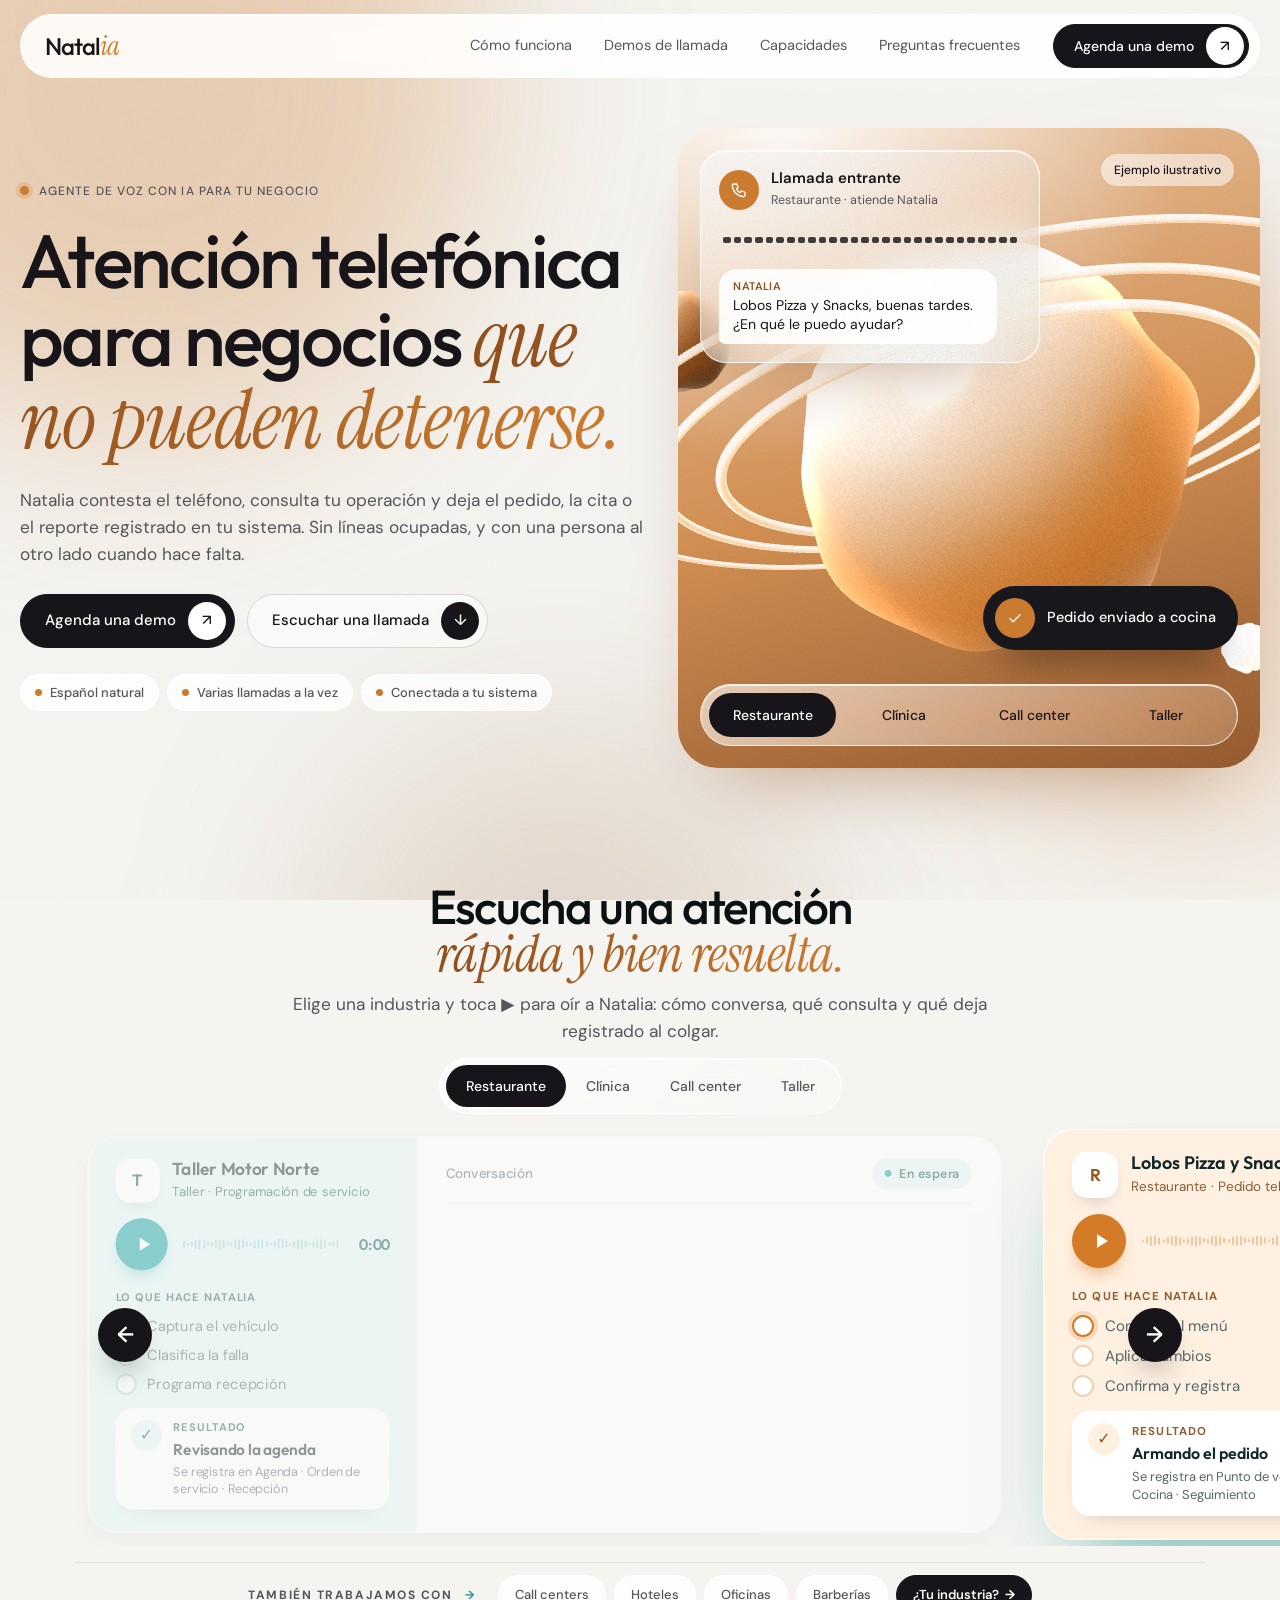
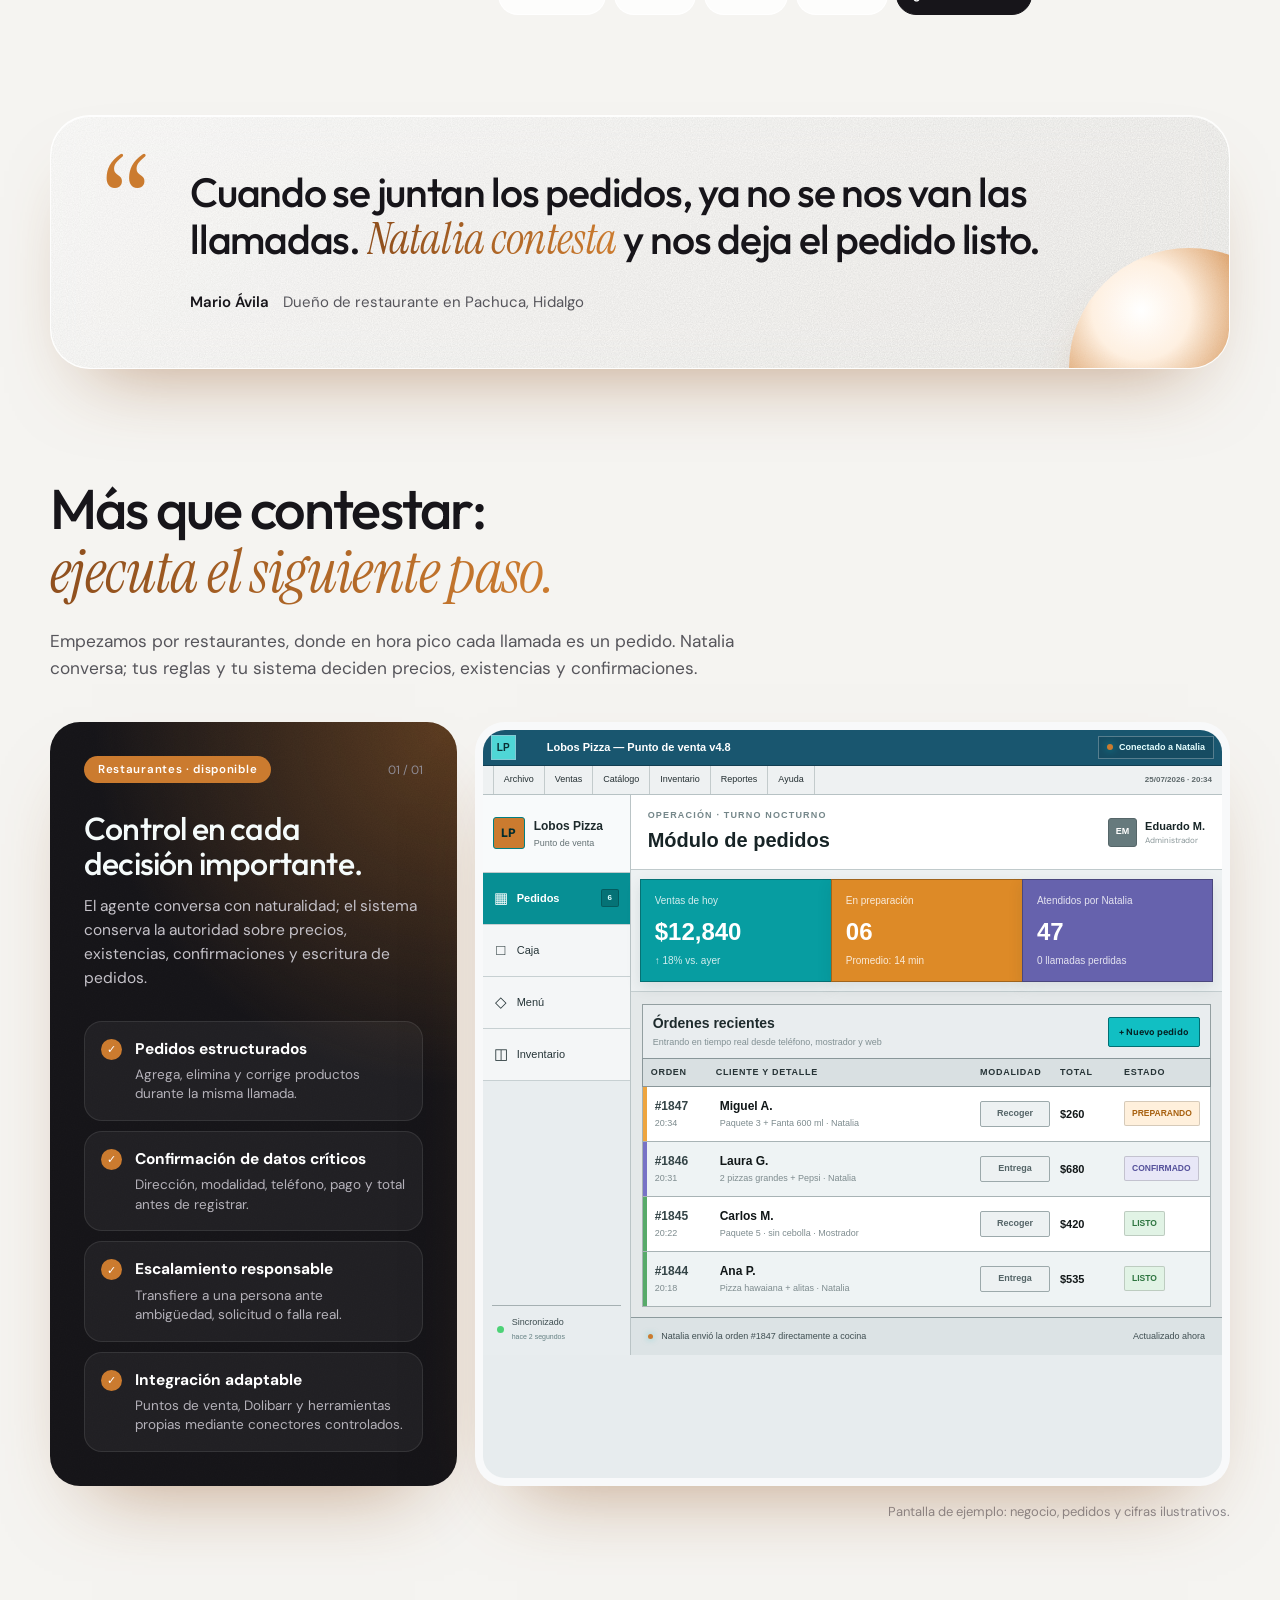
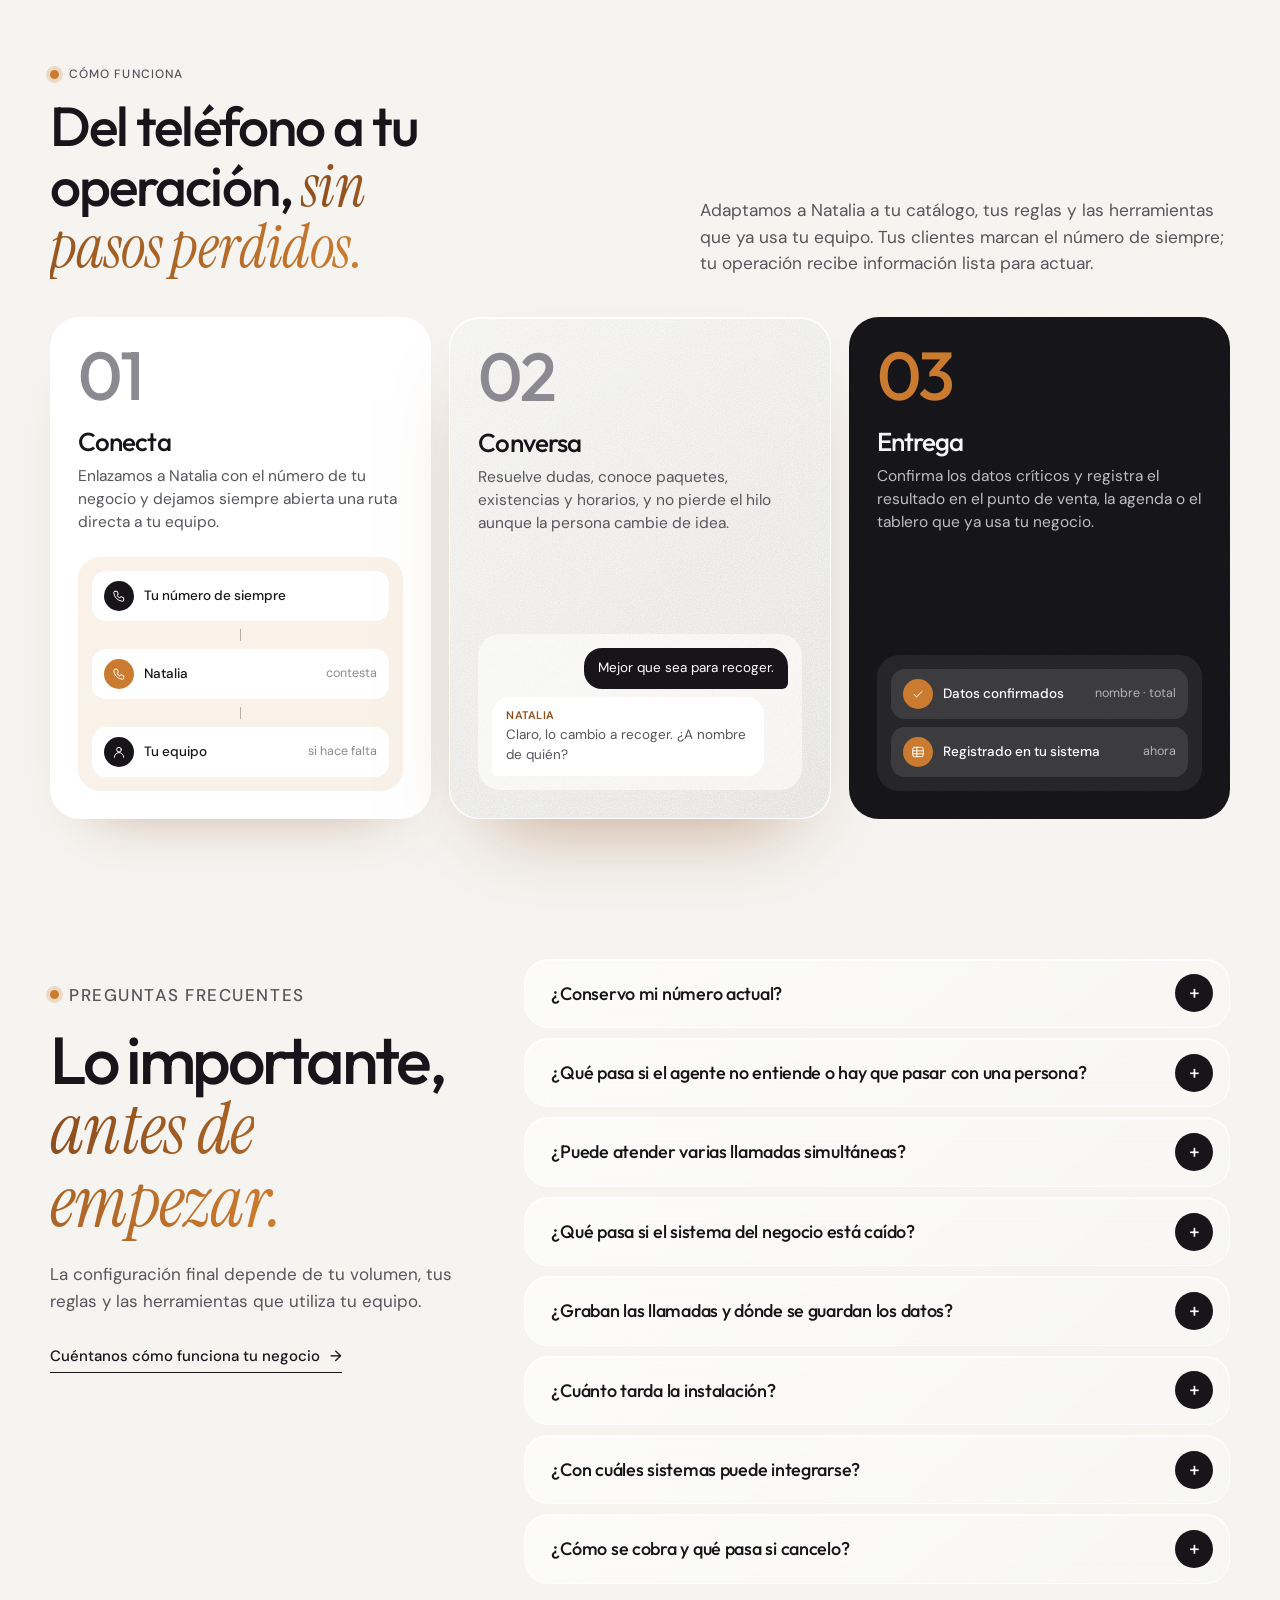
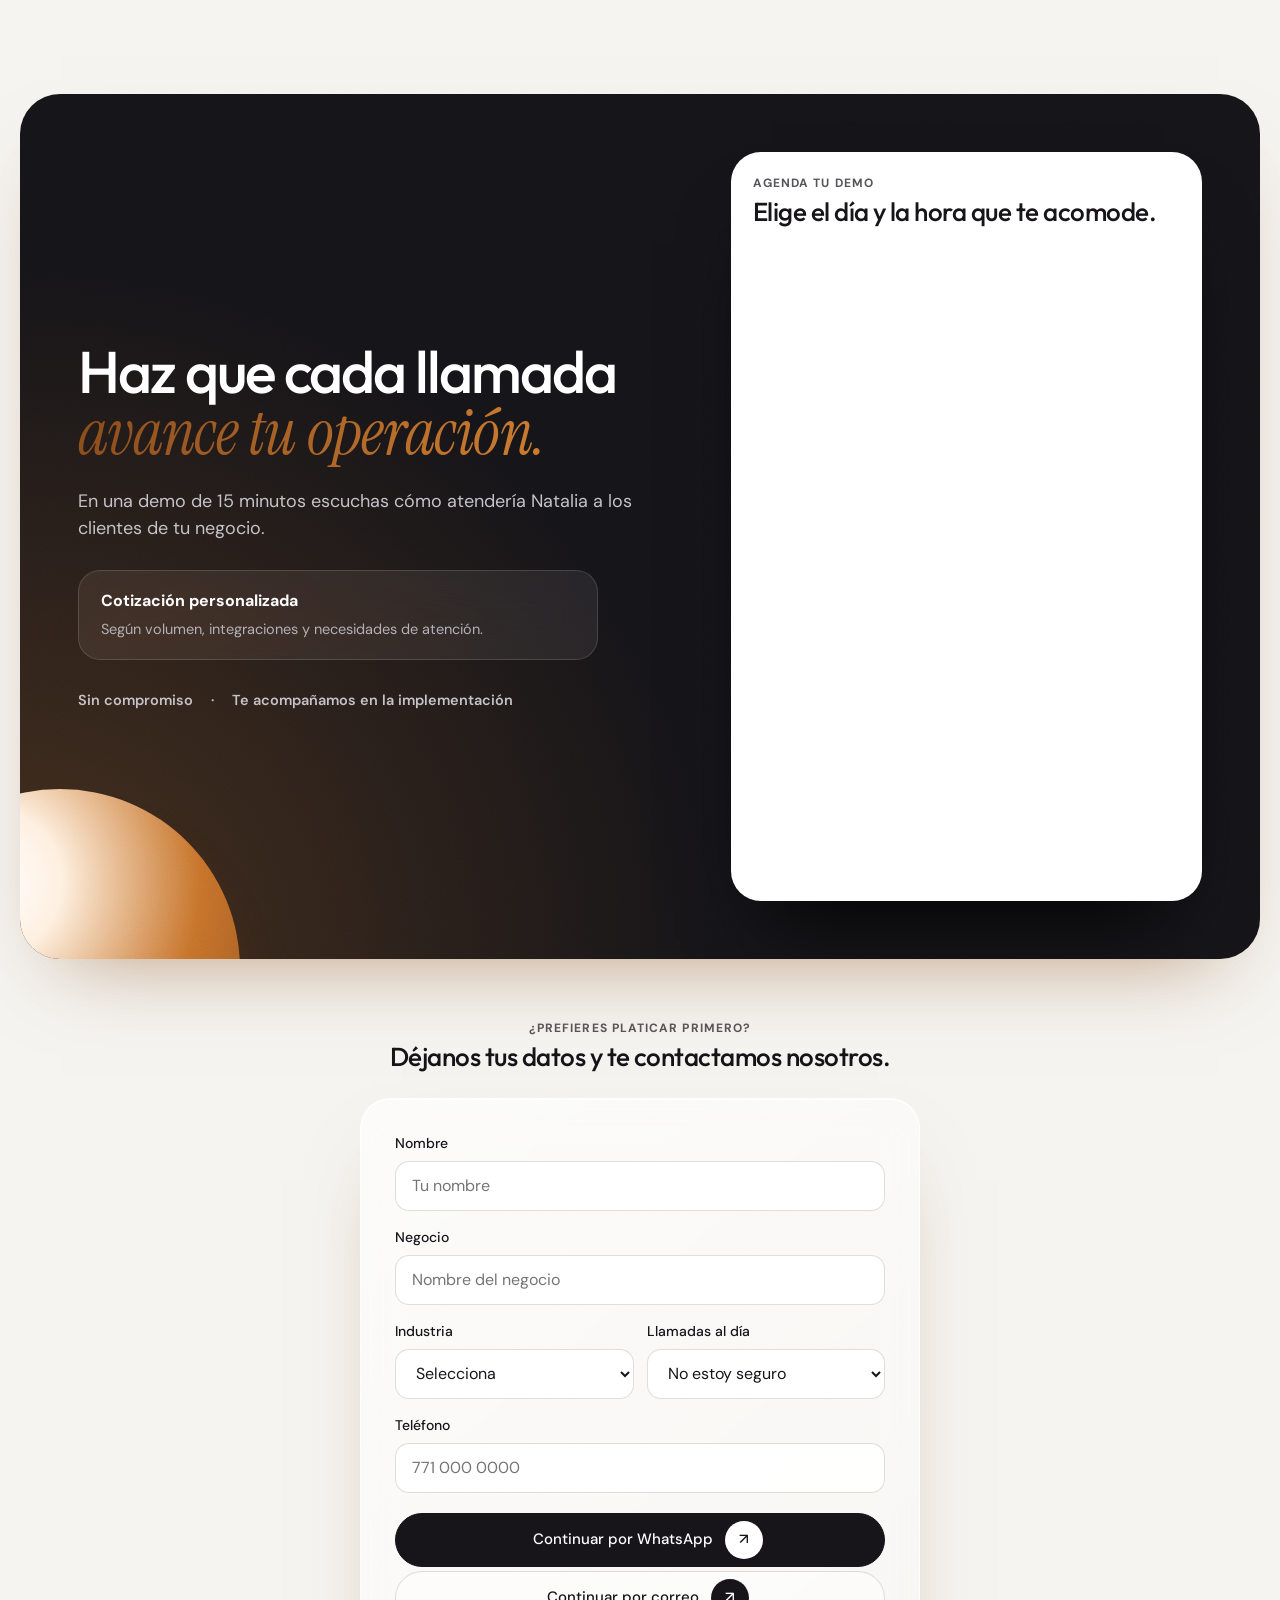
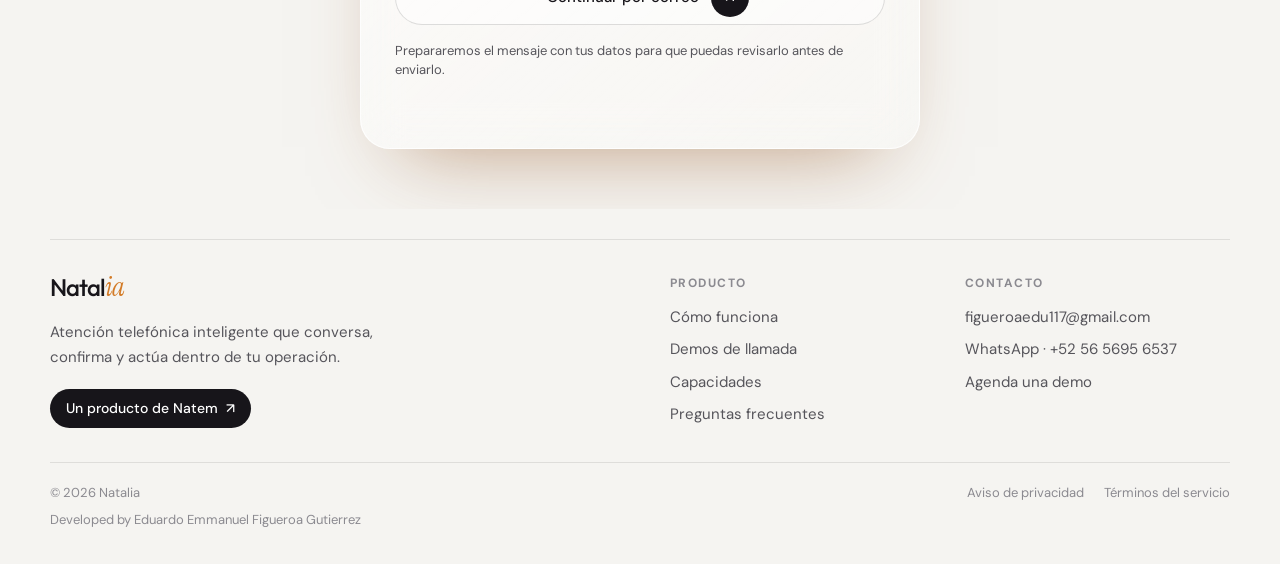
<file: index.html>
<!DOCTYPE html>
<html lang="es-MX">
<head>
  <meta charset="UTF-8">
  <meta name="viewport" content="width=device-width, initial-scale=1.0">
  <meta name="theme-color" content="#f5f4f1">
  <title>Natalia — Agentes de voz para la operación de tu negocio</title>
  <meta name="description" content="Natalia atiende llamadas, consulta la operación de tu negocio y ejecuta acciones en tus sistemas, con atención simultánea y transferencia humana.">
  <link rel="canonical" href="https://natem-ai.com/natalia/">
  <meta property="og:type" content="website">
  <meta property="og:locale" content="es_MX">
  <meta property="og:site_name" content="Natalia">
  <meta property="og:title" content="Atención telefónica para negocios que no pueden detenerse">
  <meta property="og:description" content="Agentes de voz que conversan, consultan tu operación y ejecutan acciones directamente en tus sistemas.">
  <meta property="og:url" content="https://natem-ai.com/natalia/">
  <meta property="og:image" content="https://natem-ai.com/natalia/og.png">
  <meta property="og:image:alt" content="Natalia conecta cada llamada con la operación de restaurantes, clínicas, call centers y talleres.">
  <meta name="twitter:card" content="summary_large_image">
  <meta name="twitter:title" content="Atención telefónica para negocios que no pueden detenerse">
  <meta name="twitter:description" content="Agentes de voz que conversan y ejecutan acciones en la operación de tu negocio.">
  <meta name="twitter:image" content="https://natem-ai.com/natalia/og.png">
  <link rel="icon" href="favicon.svg" type="image/svg+xml">
  <link rel="manifest" href="site.webmanifest">
  <script type="application/ld+json">
    {
      "@context": "https://schema.org",
      "@type": "Organization",
      "name": "Natalia",
      "url": "https://natem-ai.com/natalia/",
      "logo": "https://natem-ai.com/natalia/favicon.svg",
      "email": "figueroaedu117@gmail.com",
      "description": "Agentes de voz para atención telefónica e integración con la operación de negocios."
    }
  </script>
  <link rel="preconnect" href="https://fonts.googleapis.com">
  <link rel="preconnect" href="https://fonts.gstatic.com" crossorigin>
  <link href="https://fonts.googleapis.com/css2?family=DM+Sans:opsz,wght@9..40,400;9..40,500;9..40,600&family=Instrument+Serif:ital@1&family=Outfit:wght@400;500&display=swap" rel="stylesheet">
  <link rel="stylesheet" href="css/style.css?v=20260728-3">
  <link rel="stylesheet" href="css/call-carousel.css?v=20261122-3">
  <link rel="stylesheet" href="css/operations-verticals.css?v=20260726-2">
  <link rel="stylesheet" href="css/glass.css?v=20261122-1">
</head>
<body>
  <a class="skip-link" href="#main">Ir al contenido</a>
  <div class="nx-backdrop" aria-hidden="true"><i></i><i></i><i></i></div>
  <div class="nx-grain" aria-hidden="true"></div>

  <nav class="nav" aria-label="Navegación principal">
    <div class="nav-inner">
      <a href="#hero" class="logo" aria-label="Natalia, inicio"><span class="logo-word">Natal<span class="logo-letter logo-letter-i">i</span><span class="logo-letter logo-letter-a">a</span></span></a>
      <div class="nav-links">
        <a href="#how">Cómo funciona</a>
        <a href="#live-call">Demos de llamada</a>
        <a href="#capabilities">Capacidades</a>
        <a href="#faq">Preguntas frecuentes</a>
      </div>
      <a href="#contact" class="btn btn-primary btn-small">Agenda una demo <span aria-hidden="true">↗</span></a>
    </div>
  </nav>

  <main id="main">
    <section class="nx-hero" id="hero">
      <div class="nx-hero-grid">
        <div class="nx-hero-copy">
          <p class="nx-eyebrow">Agente de voz con IA para tu negocio</p>
          <h1>Atención telefónica para negocios <em>que no pueden detenerse.</em></h1>
          <p class="nx-lead">
            Natalia contesta el teléfono, consulta tu operación y deja el pedido, la cita o el reporte
            registrado en tu sistema. Sin líneas ocupadas, y con una persona al otro lado cuando hace falta.
          </p>
          <div class="nx-actions">
            <a href="#contact" class="btn btn-primary">Agenda una demo <span aria-hidden="true">↗</span></a>
            <a href="#live-call" class="btn btn-secondary">Escuchar una llamada <span aria-hidden="true">↓</span></a>
          </div>
          <div class="nx-proof" aria-label="Características principales">
            <span class="nx-pill">Español natural</span>
            <span class="nx-pill">Varias llamadas a la vez</span>
            <span class="nx-pill">Conectada a tu sistema</span>
          </div>
        </div>

        <div class="nx-stage">
          <canvas aria-hidden="true"></canvas>
          <span class="nx-fallback" aria-hidden="true"></span>
          <span class="nx-note">Ejemplo ilustrativo</span>
          <div class="nx-float nx-call nx-glass">
            <header>
              <span class="nx-ico is-accent"><svg viewBox="0 0 24 24" fill="none" stroke="currentColor" stroke-width="1.7" stroke-linecap="round" stroke-linejoin="round" aria-hidden="true"><path d="M5 4h4l2 5-2.5 1.5a11 11 0 0 0 5 5L15 13l5 2v4a2 2 0 0 1-2 2A16 16 0 0 1 3 6a2 2 0 0 1 2-2Z"/></svg></span>
              <div><b>Llamada entrante</b><small><span data-nx-from>Restaurante</span> · atiende Natalia</small></div>
            </header>
            <div class="nx-wave" aria-hidden="true"><i></i><i></i><i></i><i></i><i></i><i></i><i></i><i></i><i></i><i></i><i></i><i></i><i></i><i></i><i></i><i></i><i></i><i></i><i></i><i></i><i></i><i></i><i></i><i></i><i></i><i></i><i></i><i></i></div>
            <p class="nx-bubble"><small>Natalia</small><span data-nx-line>Lobos Pizza y Snacks, buenas tardes. ¿En qué le puedo ayudar?</span></p>
          </div>
          <div class="nx-float nx-done"><span class="nx-ico is-accent"><svg viewBox="0 0 24 24" fill="none" stroke="currentColor" stroke-width="1.7" stroke-linecap="round" stroke-linejoin="round" aria-hidden="true"><path d="m5 12.5 4.5 4.5L19 7.5"/></svg></span><span data-nx-done>Pedido enviado a cocina</span></div>
          <div class="nx-float nx-niches nx-glass" role="group" aria-label="Cambia de industria para ver a Natalia en otro negocio">
            <button type="button" aria-pressed="true">Restaurante</button>
            <button type="button" aria-pressed="false">Clínica</button>
            <button type="button" aria-pressed="false">Call center</button>
            <button type="button" aria-pressed="false">Taller</button>
          </div>
        </div>
      </div>
    </section>

    <section class="live-call" id="live-call">
      <div class="section-inner call-inner">
        <div class="call-heading reveal">
          <h2>Escucha una atención<br><em>rápida y bien resuelta.</em></h2>
          <p>Elige una industria y toca <b>▶</b> para oír a Natalia: cómo conversa, qué consulta y qué deja registrado al colgar.</p>
        </div>

        <div class="call-showcase reveal" id="call-stage">
          <div class="call-switcher" id="call-switcher" role="tablist" aria-label="Tipos de llamadas">
            <button id="call-tab-0" type="button" role="tab" data-call-index="0" aria-selected="true" aria-controls="call-panel-0">Restaurante</button>
            <button id="call-tab-1" type="button" role="tab" data-call-index="1" aria-selected="false" aria-controls="call-panel-1" tabindex="-1">Clínica</button>
            <button id="call-tab-2" type="button" role="tab" data-call-index="2" aria-selected="false" aria-controls="call-panel-2" tabindex="-1">Call center</button>
            <button id="call-tab-3" type="button" role="tab" data-call-index="3" aria-selected="false" aria-controls="call-panel-3" tabindex="-1">Taller</button>
          </div>

          <div class="call-carousel-shell">
            <button class="carousel-arrow carousel-arrow-prev" id="call-prev" type="button" aria-label="Ver llamada anterior">←</button>
            <div class="call-carousel" id="call-carousel" aria-label="Conversaciones de demostración por negocio">
              <div class="call-track" id="call-track"></div>
            </div>
            <button class="carousel-arrow carousel-arrow-next" id="call-next" type="button" aria-label="Ver llamada siguiente">→</button>
          </div>

          <p class="carousel-hint"><span aria-hidden="true">↔</span> Desliza o elige otra industria arriba</p>
          <div class="call-industry-strip" aria-label="Otras industrias compatibles">
            <span class="call-industry-label">También trabajamos con <i aria-hidden="true">→</i></span>
            <div class="call-industry-tags">
              <span>Call centers</span>
              <span>Hoteles</span>
              <span>Oficinas</span>
              <span>Barberías</span>
              <a href="#contact">¿Tu industria? <b aria-hidden="true">→</b></a>
            </div>
          </div>
        </div>
      </div>
    </section>

    <section class="nx-quote" aria-labelledby="proof-quote-title">
      <div class="section-inner reveal">
        <figure class="nx-quote-card nx-glass">
          <span class="nx-orb" aria-hidden="true"></span>
          <span class="nx-quote-mark" aria-hidden="true">“</span>
          <div>
            <blockquote id="proof-quote-title">
              Cuando se juntan los pedidos, ya no se nos van las llamadas.
              <em>Natalia contesta</em> y nos deja el pedido listo.
            </blockquote>
            <figcaption><b>Mario Ávila</b><span>Dueño de restaurante en Pachuca, Hidalgo</span></figcaption>
          </div>
        </figure>
      </div>
    </section>

    <section class="capabilities" id="capabilities">
      <div class="section-inner">
        <div class="capabilities-intro reveal">
          <div class="heading-copy">
            <h2>Más que contestar:<br><em>ejecuta el siguiente paso.</em></h2>
            <p class="heading-subtitle">
              Empezamos por restaurantes, donde en hora pico cada llamada es un pedido.
              Natalia conversa; tus reglas y tu sistema deciden precios, existencias y confirmaciones.
            </p>
          </div>
        </div>

        <div class="operations-layout">
          <article class="feature-panel reveal">
            <div class="feature-panel-head">
              <span class="sector-badge">Restaurantes · disponible</span>
              <span class="panel-index">01 / 01</span>
            </div>
            <h3>Control en cada decisión importante.</h3>
            <p class="feature-lead">
              El agente conversa con naturalidad; el sistema conserva la autoridad sobre precios,
              existencias, confirmaciones y escritura de pedidos.
            </p>
            <ul class="feature-list">
              <li>
                <span class="feature-check">✓</span>
                <div><strong>Pedidos estructurados</strong><small>Agrega, elimina y corrige productos durante la misma llamada.</small></div>
              </li>
              <li>
                <span class="feature-check">✓</span>
                <div><strong>Confirmación de datos críticos</strong><small>Dirección, modalidad, teléfono, pago y total antes de registrar.</small></div>
              </li>
              <li>
                <span class="feature-check">✓</span>
                <div><strong>Escalamiento responsable</strong><small>Transfiere a una persona ante ambigüedad, solicitud o falla real.</small></div>
              </li>
              <li>
                <span class="feature-check">✓</span>
                <div><strong>Integración adaptable</strong><small>Puntos de venta, Dolibarr y herramientas propias mediante conectores controlados.</small></div>
              </li>
            </ul>
          </article>

          <article class="dashboard-card reveal" aria-label="Ejemplo de pedido enviado a un punto de venta externo">
            <div class="mobile-integration-summary">
              <span class="mobile-integration-label">Integración con tu sistema</span>
              <ol>
                <li><b>1</b><span><strong>Pedido recibido</strong><small>Productos y cambios estructurados</small></span></li>
                <li><b>2</b><span><strong>Datos confirmados</strong><small>Cliente, modalidad, teléfono y total</small></span></li>
                <li><b>3</b><span><strong>Enviado al sistema</strong><small>La operación recibe información lista para actuar</small></span></li>
              </ol>
              <button class="integration-expand" type="button" aria-expanded="false">Ver integración completa</button>
            </div>
            <div class="desktop-pos-detail">
            <div class="pos-window-bar">
              <div class="window-controls" aria-hidden="true"><span>LP</span></div>
              <span class="pos-address">Lobos Pizza — Punto de venta v4.8</span>
              <span class="external-badge"><i></i> Conectado a Natalia</span>
            </div>
            <div class="classic-menu-bar">
              <div><span>Archivo</span><span>Ventas</span><span>Catálogo</span><span>Inventario</span><span>Reportes</span><span>Ayuda</span></div>
              <strong>25/07/2026 · 20:34</strong>
            </div>
            <div class="pos-app">
              <aside class="pos-sidebar" aria-label="Navegación del punto de venta de ejemplo">
                <div class="pos-brand">
                  <span>LP</span>
                  <div><strong>Lobos Pizza</strong><small>Punto de venta</small></div>
                </div>
                <nav class="pos-nav">
                  <span class="active"><b>▦</b> Pedidos <i>6</i></span>
                  <span><b>□</b> Caja</span>
                  <span><b>◇</b> Menú</span>
                  <span><b>◫</b> Inventario</span>
                </nav>
                <div class="pos-connection"><i></i><span>Sincronizado<br><small>hace 2 segundos</small></span></div>
              </aside>
              <div class="pos-main">
                <div class="dashboard-topbar">
                  <div>
                    <span class="meta-label">OPERACIÓN · TURNO NOCTURNO</span>
                    <strong>Módulo de pedidos</strong>
                  </div>
                  <div class="pos-user"><span>EM</span><div><strong>Eduardo M.</strong><small>Administrador</small></div></div>
                </div>
                <div class="dashboard-summary">
                  <div class="metric-teal"><span>Ventas de hoy</span><strong>$12,840</strong><small>↑ 18% vs. ayer</small></div>
                  <div class="metric-amber"><span>En preparación</span><strong>06</strong><small>Promedio: 14 min</small></div>
                  <div class="metric-violet"><span>Atendidos por Natalia</span><strong>47</strong><small>0 llamadas perdidas</small></div>
                </div>
                <div class="dashboard-table">
                  <div class="table-title">
                    <div><strong>Órdenes recientes</strong><span>Entrando en tiempo real desde teléfono, mostrador y web</span></div>
                    <button type="button" tabindex="-1">+ Nuevo pedido</button>
                  </div>
                  <div class="table-head"><span>Orden</span><span>Cliente y detalle</span><span>Modalidad</span><span>Total</span><span>Estado</span></div>
                  <div id="dash-list"></div>
                </div>
                <div class="dashboard-foot">
                  <span><i></i> Natalia envió la orden #1847 directamente a cocina</span>
                  <span>Actualizado ahora</span>
                </div>
              </div>
            </div>
            </div>
          </article>
        </div>
        <p class="nx-example">Pantalla de ejemplo: negocio, pedidos y cifras ilustrativos.</p>
      </div>
    </section>

    <section class="how" id="how">
      <div class="section-inner">
        <div class="nx-head reveal">
          <div>
            <p class="eyebrow">Cómo funciona</p>
            <h2>Del teléfono a tu operación, <em>sin pasos perdidos.</em></h2>
          </div>
          <p class="nx-lead">
            Adaptamos a Natalia a tu catálogo, tus reglas y las herramientas que ya usa tu equipo.
            Tus clientes marcan el número de siempre; tu operación recibe información lista para actuar.
          </p>
        </div>

        <div class="nx-steps">
          <article class="nx-step nx-card reveal">
            <span class="nx-step-n">01</span>
            <div>
              <h3>Conecta</h3>
              <p>Enlazamos a Natalia con el número de tu negocio y dejamos siempre abierta una ruta directa a tu equipo.</p>
            </div>
            <div class="nx-mini" aria-hidden="true">
              <div class="nx-row"><span class="nx-ico is-ink"><svg viewBox="0 0 24 24" fill="none" stroke="currentColor" stroke-width="1.7" stroke-linecap="round" stroke-linejoin="round" aria-hidden="true"><path d="M5 4h4l2 5-2.5 1.5a11 11 0 0 0 5 5L15 13l5 2v4a2 2 0 0 1-2 2A16 16 0 0 1 3 6a2 2 0 0 1 2-2Z"/></svg></span>Tu número de siempre</div>
              <span class="nx-link"></span>
              <div class="nx-row"><span class="nx-ico is-accent"><svg viewBox="0 0 24 24" fill="none" stroke="currentColor" stroke-width="1.7" stroke-linecap="round" stroke-linejoin="round" aria-hidden="true"><path d="M5 4h4l2 5-2.5 1.5a11 11 0 0 0 5 5L15 13l5 2v4a2 2 0 0 1-2 2A16 16 0 0 1 3 6a2 2 0 0 1 2-2Z"/></svg></span>Natalia<small>contesta</small></div>
              <span class="nx-link"></span>
              <div class="nx-row"><span class="nx-ico is-ink"><svg viewBox="0 0 24 24" fill="none" stroke="currentColor" stroke-width="1.7" stroke-linecap="round" stroke-linejoin="round" aria-hidden="true"><circle cx="12" cy="8" r="4"/><path d="M4 21a8 8 0 0 1 16 0"/></svg></span>Tu equipo<small>si hace falta</small></div>
            </div>
          </article>

          <article class="nx-step nx-glass reveal">
            <span class="nx-step-n">02</span>
            <div>
              <h3>Conversa</h3>
              <p>Resuelve dudas, conoce paquetes, existencias y horarios, y no pierde el hilo aunque la persona cambie de idea.</p>
            </div>
            <div class="nx-mini" aria-hidden="true">
              <p class="nx-bubble is-me">Mejor que sea para recoger.</p>
              <p class="nx-bubble"><small>Natalia</small>Claro, lo cambio a recoger. ¿A nombre de quién?</p>
            </div>
          </article>

          <article class="nx-step nx-dark reveal">
            <span class="nx-step-n">03</span>
            <div>
              <h3>Entrega</h3>
              <p>Confirma los datos críticos y registra el resultado en el punto de venta, la agenda o el tablero que ya usa tu negocio.</p>
            </div>
            <div class="nx-mini" aria-hidden="true">
              <div class="nx-row"><span class="nx-ico is-accent"><svg viewBox="0 0 24 24" fill="none" stroke="currentColor" stroke-width="1.7" stroke-linecap="round" stroke-linejoin="round" aria-hidden="true"><path d="m5 12.5 4.5 4.5L19 7.5"/></svg></span>Datos confirmados<small>nombre · total</small></div>
              <div class="nx-row"><span class="nx-ico is-accent"><svg viewBox="0 0 24 24" fill="none" stroke="currentColor" stroke-width="1.7" stroke-linecap="round" stroke-linejoin="round" aria-hidden="true"><rect x="3" y="4" width="18" height="16" rx="3"/><path d="M3 10h18M3 15h18M10 4v16"/></svg></span>Registrado en tu sistema<small>ahora</small></div>
            </div>
          </article>
        </div>
      </div>
    </section>

    <section class="faq" id="faq" aria-labelledby="faq-title">
      <div class="section-inner faq-layout">
        <div class="faq-intro reveal">
          <p class="eyebrow">Preguntas frecuentes</p>
          <h2 id="faq-title">Lo importante,<br><em>antes de empezar.</em></h2>
          <p>La configuración final depende de tu volumen, tus reglas y las herramientas que utiliza tu equipo.</p>
          <a href="#contact" class="faq-contact-link">Cuéntanos cómo funciona tu negocio <span aria-hidden="true">→</span></a>
        </div>
        <div class="faq-list reveal">
          <details>
            <summary>¿Conservo mi número actual?</summary>
            <p>Sí. Enlazamos Natalia con tu línea actual para que tus clientes sigan marcando el mismo número.</p>
          </details>
          <details>
            <summary>¿Qué pasa si el agente no entiende o hay que pasar con una persona?</summary>
            <p>Pide una aclaración breve y, si la ambigüedad sigue o el caso sale de sus reglas, transfiere la llamada con el contexto ya recopilado a los motivos, horarios y números que definimos contigo.</p>
          </details>
          <details>
            <summary>¿Puede atender varias llamadas simultáneas?</summary>
            <p>Sí. El servicio puede mantener varias conversaciones al mismo tiempo; dimensionamos el plan según tu volumen y horarios pico.</p>
          </details>
          <details>
            <summary>¿Qué pasa si el sistema del negocio está caído?</summary>
            <p>Natalia no inventa una confirmación. Sigue la contingencia acordada: reintentar, registrar temporalmente o transferir a tu equipo.</p>
          </details>
          <details>
            <summary>¿Graban las llamadas y dónde se guardan los datos?</summary>
            <p>La grabación es configurable y se informa conforme al flujo acordado; también podemos trabajar solo con transcripción. El almacenamiento, proveedores, retención y eliminación se documentan antes de operar.</p>
          </details>
          <details>
            <summary>¿Cuánto tarda la instalación?</summary>
            <p>La conexión del número y un flujo estándar puede quedar lista en 48 horas después de recibir accesos y datos básicos. Integraciones especiales se revisan por separado.</p>
          </details>
          <details>
            <summary>¿Con cuáles sistemas puede integrarse?</summary>
            <p>Con puntos de venta, CRM, agendas, bases de datos y herramientas propias que ofrezcan API o una ruta segura de integración.</p>
          </details>
          <details>
            <summary>¿Cómo se cobra y qué pasa si cancelo?</summary>
            <p>Preparamos una cotización personalizada según minutos, llamadas simultáneas, integraciones y mantenimiento. Si cancelas, tu número vuelve al flujo telefónico acordado y coordinamos la entrega o eliminación de datos aplicable.</p>
          </details>
        </div>
      </div>
    </section>

    <section class="cta-band" id="contact">
      <div class="nx-contact nx-on-dark reveal">
      <span class="nx-orb" aria-hidden="true"></span>
      <div class="contact-layout">
        <div class="cta-inner">
          <h2>Haz que cada llamada<br><em>avance tu operación.</em></h2>
          <p>En una demo de 15 minutos escuchas cómo atendería Natalia a los clientes de tu negocio.</p>
          <div class="quote-note">
            <strong>Cotización personalizada</strong>
            <span>Según volumen, integraciones y necesidades de atención.</span>
          </div>
          <div class="cta-assurance">
            <span>Sin compromiso</span><span>Te acompañamos en la implementación</span>
          </div>
        </div>
        <div class="calendly-panel">
          <div class="form-heading">
            <span>Agenda tu demo</span>
            <strong>Elige el día y la hora que te acomode.</strong>
          </div>
          <div class="calendly-inline-widget" data-url="https://calendly.com/figueroaedu117/30min?hide_gdpr_banner=1" style="min-width:280px;height:640px;"></div>
        </div>
      </div>
      </div>

      <div class="section-inner contact-alt">
        <div class="form-heading contact-alt-heading">
          <span>¿Prefieres platicar primero?</span>
          <strong>Déjanos tus datos y te contactamos nosotros.</strong>
        </div>
        <form class="contact-form" id="contact-form">
          <label>
            Nombre
            <input type="text" name="name" autocomplete="name" required placeholder="Tu nombre">
          </label>
          <label>
            Negocio
            <input type="text" name="business" autocomplete="organization" required placeholder="Nombre del negocio">
          </label>
          <div class="form-row">
            <label>
              Industria
              <select name="industry" required>
                <option value="">Selecciona</option>
                <option>Restaurante</option>
                <option>Clínica o consultorio</option>
                <option>Call center</option>
                <option>Taller</option>
                <option>Otra industria</option>
              </select>
            </label>
            <label>
              Llamadas al día
              <select name="calls">
                <option>No estoy seguro</option>
                <option>Menos de 20</option>
                <option>20 a 50</option>
                <option>51 a 100</option>
                <option>Más de 100</option>
              </select>
            </label>
          </div>
          <label>
            Teléfono
            <input type="tel" name="phone" autocomplete="tel" required placeholder="771 000 0000">
          </label>
          <div class="form-actions">
            <button type="submit" class="btn btn-dark">Continuar por WhatsApp <span aria-hidden="true">↗</span></button>
            <button type="submit" formtarget="_self" class="btn btn-secondary" id="contact-email-btn">Continuar por correo <span aria-hidden="true">↗</span></button>
          </div>
          <small>Prepararemos el mensaje con tus datos para que puedas revisarlo antes de enviarlo.</small>
          <p class="form-status" id="form-status" role="status" aria-live="polite"></p>
        </form>
      </div>
    </section>
  </main>

  <footer class="footer">
    <div class="section-inner footer-inner">
      <div class="footer-brand">
        <a href="#hero" class="logo"><span class="logo-word">Natal<span class="logo-letter logo-letter-i">i</span><span class="logo-letter logo-letter-a">a</span></span></a>
        <p>Atención telefónica inteligente que conversa, confirma y actúa dentro de tu operación.</p>
        <a class="nx-natem" href="https://natem-ai.com/" target="_blank" rel="noopener">Un producto de Natem <span aria-hidden="true">↗</span></a>
      </div>
      <div class="footer-links">
        <div>
          <span>Producto</span>
          <a href="#how">Cómo funciona</a>
          <a href="#live-call">Demos de llamada</a>
          <a href="#capabilities">Capacidades</a>
          <a href="#faq">Preguntas frecuentes</a>
        </div>
        <div>
          <span>Contacto</span>
          <a href="mailto:figueroaedu117@gmail.com">figueroaedu117@gmail.com</a>
          <a href="https://wa.me/525656956537" rel="noopener">WhatsApp · +52 56 5695 6537</a>
          <a href="#contact">Agenda una demo</a>
        </div>
      </div>
    </div>
    <div class="section-inner footer-bottom">
      <div class="footer-owner">
        <span>© 2026 Natalia</span>
        <a class="footer-credit" href="https://github.com/EduardoAllen02" target="_blank" rel="noopener">Developed by Eduardo Emmanuel Figueroa Gutierrez</a>
      </div>
      <div class="footer-legal"><a href="aviso-de-privacidad.html">Aviso de privacidad</a><a href="terminos.html">Términos del servicio</a></div>
    </div>
  </footer>

  <script src="js/site.js?v=20260726-9"></script>
  <script src="js/call-carousel.js?v=20261122-3"></script>
  <script type="module" src="js/orb.js?v=20261115-1"></script>
  <script src="https://assets.calendly.com/assets/external/widget.js" async></script>
</body>
</html>
</file>
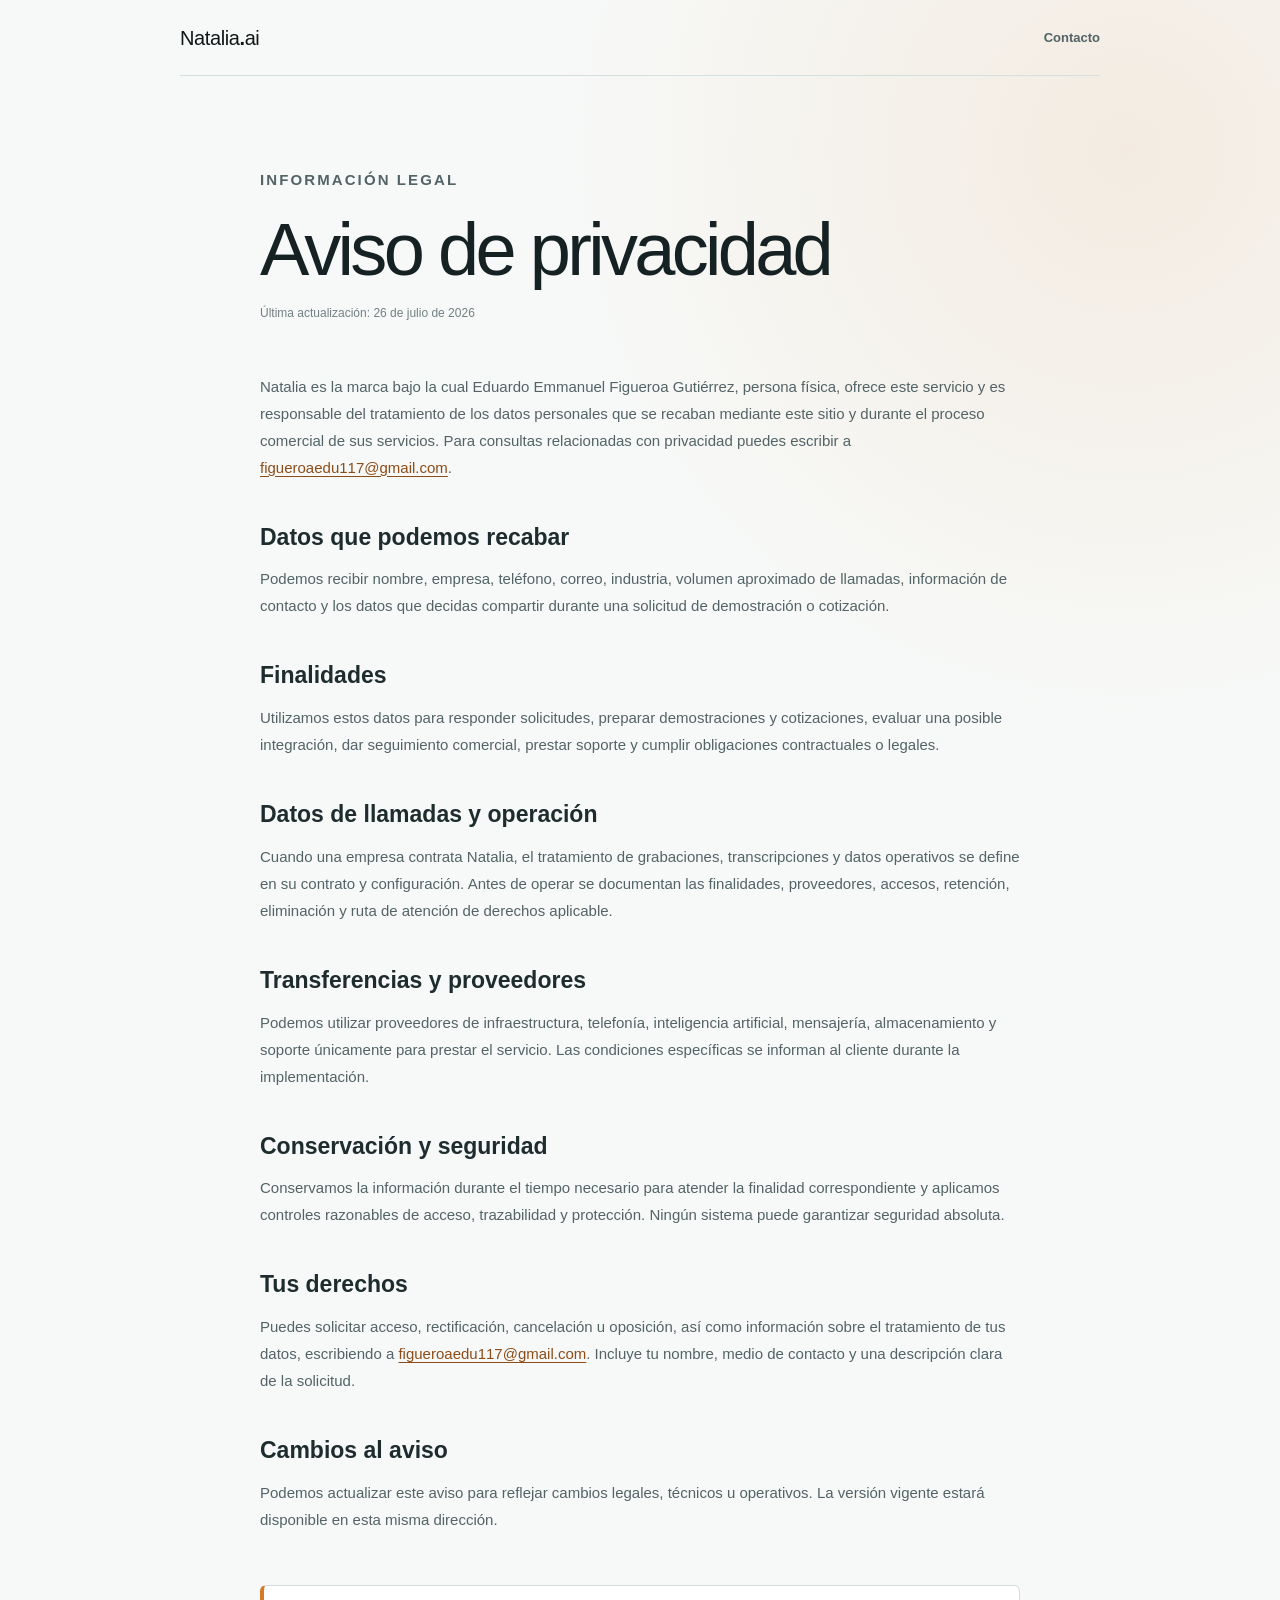
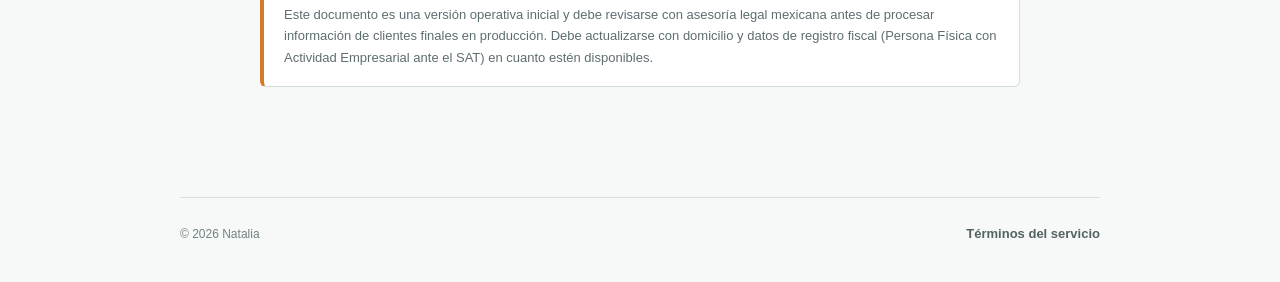
<file: aviso-de-privacidad.html>
<!DOCTYPE html>
<html lang="es-MX">
<head>
  <meta charset="UTF-8">
  <meta name="viewport" content="width=device-width, initial-scale=1.0">
  <meta name="robots" content="index,follow">
  <title>Aviso de privacidad — Natalia</title>
  <meta name="description" content="Aviso de privacidad de Natalia para visitantes, prospectos y clientes.">
  <link rel="canonical" href="https://natem-ai.com/natalia/aviso-de-privacidad.html">
  <link rel="icon" href="favicon.svg" type="image/svg+xml">
  <link rel="stylesheet" href="css/style.css?v=20260726-9">
</head>
<body class="legal-page">
  <nav class="legal-nav"><a href="index.html" class="logo" aria-label="Volver a Natalia"><span>Natalia</span><b>.</b>ai</a><a href="index.html#contact">Contacto</a></nav>
  <main class="legal-main">
    <p class="eyebrow eyebrow-light">Información legal</p>
    <h1>Aviso de privacidad</h1>
    <p class="legal-updated">Última actualización: 26 de julio de 2026</p>

    <p>Natalia es la marca bajo la cual Eduardo Emmanuel Figueroa Gutiérrez, persona física, ofrece este servicio y es responsable del tratamiento de los datos personales que se recaban mediante este sitio y durante el proceso comercial de sus servicios. Para consultas relacionadas con privacidad puedes escribir a <a href="mailto:figueroaedu117@gmail.com">figueroaedu117@gmail.com</a>.</p>

    <h2>Datos que podemos recabar</h2>
    <p>Podemos recibir nombre, empresa, teléfono, correo, industria, volumen aproximado de llamadas, información de contacto y los datos que decidas compartir durante una solicitud de demostración o cotización.</p>

    <h2>Finalidades</h2>
    <p>Utilizamos estos datos para responder solicitudes, preparar demostraciones y cotizaciones, evaluar una posible integración, dar seguimiento comercial, prestar soporte y cumplir obligaciones contractuales o legales.</p>

    <h2>Datos de llamadas y operación</h2>
    <p>Cuando una empresa contrata Natalia, el tratamiento de grabaciones, transcripciones y datos operativos se define en su contrato y configuración. Antes de operar se documentan las finalidades, proveedores, accesos, retención, eliminación y ruta de atención de derechos aplicable.</p>

    <h2>Transferencias y proveedores</h2>
    <p>Podemos utilizar proveedores de infraestructura, telefonía, inteligencia artificial, mensajería, almacenamiento y soporte únicamente para prestar el servicio. Las condiciones específicas se informan al cliente durante la implementación.</p>

    <h2>Conservación y seguridad</h2>
    <p>Conservamos la información durante el tiempo necesario para atender la finalidad correspondiente y aplicamos controles razonables de acceso, trazabilidad y protección. Ningún sistema puede garantizar seguridad absoluta.</p>

    <h2>Tus derechos</h2>
    <p>Puedes solicitar acceso, rectificación, cancelación u oposición, así como información sobre el tratamiento de tus datos, escribiendo a <a href="mailto:figueroaedu117@gmail.com">figueroaedu117@gmail.com</a>. Incluye tu nombre, medio de contacto y una descripción clara de la solicitud.</p>

    <h2>Cambios al aviso</h2>
    <p>Podemos actualizar este aviso para reflejar cambios legales, técnicos u operativos. La versión vigente estará disponible en esta misma dirección.</p>

    <div class="legal-note">Este documento es una versión operativa inicial y debe revisarse con asesoría legal mexicana antes de procesar información de clientes finales en producción. Debe actualizarse con domicilio y datos de registro fiscal (Persona Física con Actividad Empresarial ante el SAT) en cuanto estén disponibles.</div>
  </main>
  <footer class="legal-footer"><span>© 2026 Natalia</span><a href="terminos.html">Términos del servicio</a></footer>
</body>
</html>
</file>
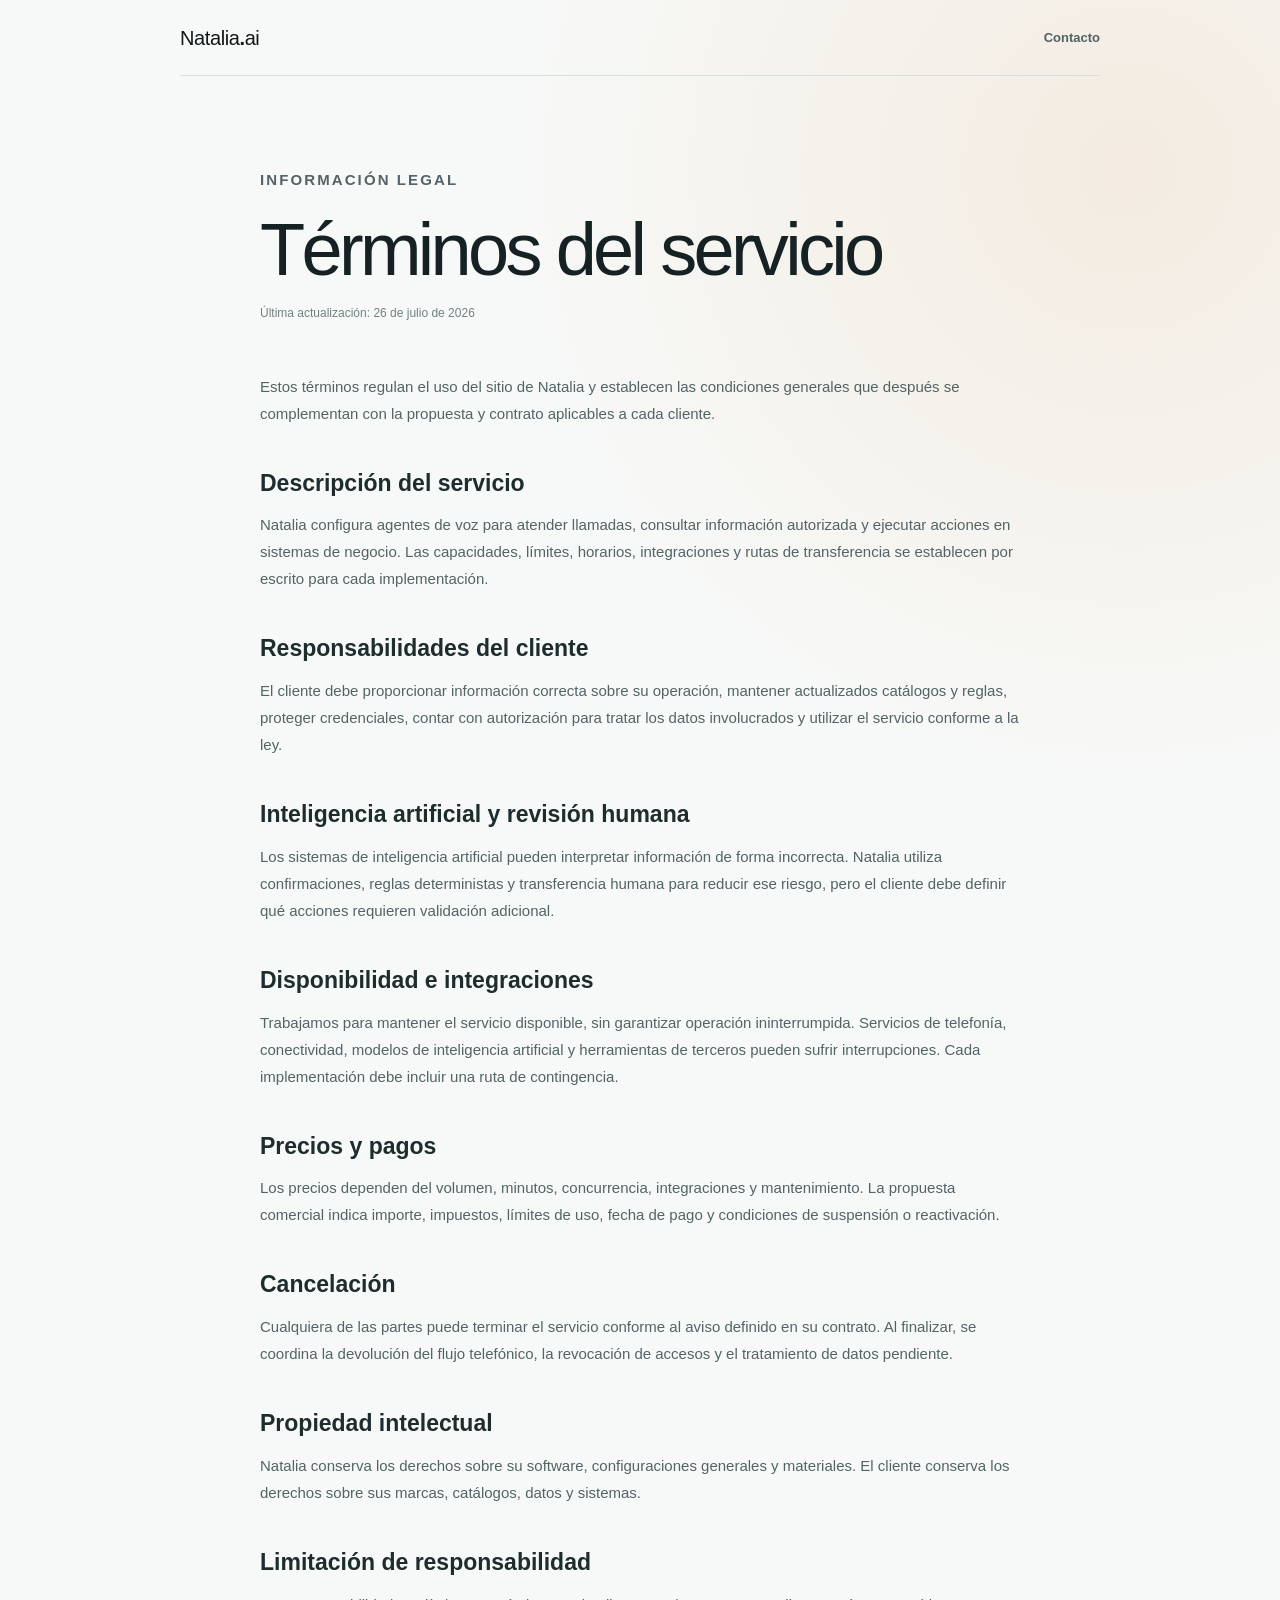
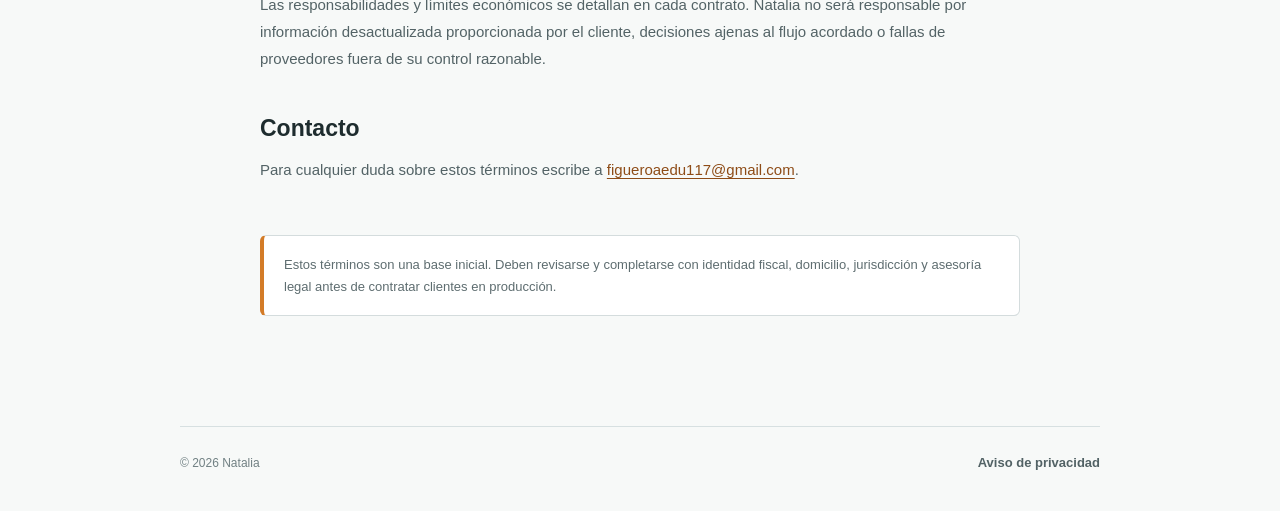
<file: terminos.html>
<!DOCTYPE html>
<html lang="es-MX">
<head>
  <meta charset="UTF-8">
  <meta name="viewport" content="width=device-width, initial-scale=1.0">
  <meta name="robots" content="index,follow">
  <title>Términos del servicio — Natalia</title>
  <meta name="description" content="Términos generales de uso del sitio y servicios de Natalia.">
  <link rel="canonical" href="https://natem-ai.com/natalia/terminos.html">
  <link rel="icon" href="favicon.svg" type="image/svg+xml">
  <link rel="stylesheet" href="css/style.css?v=20260726-9">
</head>
<body class="legal-page">
  <nav class="legal-nav"><a href="index.html" class="logo" aria-label="Volver a Natalia"><span>Natalia</span><b>.</b>ai</a><a href="index.html#contact">Contacto</a></nav>
  <main class="legal-main">
    <p class="eyebrow eyebrow-light">Información legal</p>
    <h1>Términos del servicio</h1>
    <p class="legal-updated">Última actualización: 26 de julio de 2026</p>

    <p>Estos términos regulan el uso del sitio de Natalia y establecen las condiciones generales que después se complementan con la propuesta y contrato aplicables a cada cliente.</p>

    <h2>Descripción del servicio</h2>
    <p>Natalia configura agentes de voz para atender llamadas, consultar información autorizada y ejecutar acciones en sistemas de negocio. Las capacidades, límites, horarios, integraciones y rutas de transferencia se establecen por escrito para cada implementación.</p>

    <h2>Responsabilidades del cliente</h2>
    <p>El cliente debe proporcionar información correcta sobre su operación, mantener actualizados catálogos y reglas, proteger credenciales, contar con autorización para tratar los datos involucrados y utilizar el servicio conforme a la ley.</p>

    <h2>Inteligencia artificial y revisión humana</h2>
    <p>Los sistemas de inteligencia artificial pueden interpretar información de forma incorrecta. Natalia utiliza confirmaciones, reglas deterministas y transferencia humana para reducir ese riesgo, pero el cliente debe definir qué acciones requieren validación adicional.</p>

    <h2>Disponibilidad e integraciones</h2>
    <p>Trabajamos para mantener el servicio disponible, sin garantizar operación ininterrumpida. Servicios de telefonía, conectividad, modelos de inteligencia artificial y herramientas de terceros pueden sufrir interrupciones. Cada implementación debe incluir una ruta de contingencia.</p>

    <h2>Precios y pagos</h2>
    <p>Los precios dependen del volumen, minutos, concurrencia, integraciones y mantenimiento. La propuesta comercial indica importe, impuestos, límites de uso, fecha de pago y condiciones de suspensión o reactivación.</p>

    <h2>Cancelación</h2>
    <p>Cualquiera de las partes puede terminar el servicio conforme al aviso definido en su contrato. Al finalizar, se coordina la devolución del flujo telefónico, la revocación de accesos y el tratamiento de datos pendiente.</p>

    <h2>Propiedad intelectual</h2>
    <p>Natalia conserva los derechos sobre su software, configuraciones generales y materiales. El cliente conserva los derechos sobre sus marcas, catálogos, datos y sistemas.</p>

    <h2>Limitación de responsabilidad</h2>
    <p>Las responsabilidades y límites económicos se detallan en cada contrato. Natalia no será responsable por información desactualizada proporcionada por el cliente, decisiones ajenas al flujo acordado o fallas de proveedores fuera de su control razonable.</p>

    <h2>Contacto</h2>
    <p>Para cualquier duda sobre estos términos escribe a <a href="mailto:figueroaedu117@gmail.com">figueroaedu117@gmail.com</a>.</p>

    <div class="legal-note">Estos términos son una base inicial. Deben revisarse y completarse con identidad fiscal, domicilio, jurisdicción y asesoría legal antes de contratar clientes en producción.</div>
  </main>
  <footer class="legal-footer"><span>© 2026 Natalia</span><a href="aviso-de-privacidad.html">Aviso de privacidad</a></footer>
</body>
</html>
</file>
<file: css/style.css>
:root {
  --ink: #0a1112;
  --ink-soft: #10191b;
  --card-dark: #131e20;
  --paper: #ffffff;
  --paper-soft: #f4f7f7;
  --text-dark: #111718;
  --text-body: #4b585a;
  --text-light: #f4fbfb;
  --text-muted: #91a2a4;
  --theme-accent-rgb: 211, 123, 39;
  --theme-ink-rgb: 150, 80, 24;
  --theme-soft-rgb: 255, 241, 226;
  --experience-bg: #f3f6f4;
  --accent: rgb(var(--theme-accent-rgb));
  --accent-dark: rgb(var(--theme-ink-rgb));
  --accent-pale: rgb(var(--theme-soft-rgb));
  --line-dark: rgba(255, 255, 255, 0.1);
  --line-light: #dce4e5;
  --shadow-card: 0 22px 60px rgba(11, 35, 38, 0.1);
  --font-head: "Bricolage Grotesque", sans-serif;
  --font-body: "Inter", sans-serif;
  --max-width: 1180px;
}

* {
  box-sizing: border-box;
  margin: 0;
  padding: 0;
}

html {
  scroll-behavior: smooth;
  scroll-padding-top: 84px;
}

body {
  overflow-x: hidden;
  background: #f7f9f8;
  color: var(--text-light);
  font-family: var(--font-body);
  line-height: 1.5;
  -webkit-font-smoothing: antialiased;
}

a {
  color: inherit;
  text-decoration: none;
}

button,
a {
  -webkit-tap-highlight-color: transparent;
}

:focus-visible {
  outline: 3px solid var(--accent);
  outline-offset: 4px;
}

.skip-link {
  position: fixed;
  top: 10px;
  left: 10px;
  z-index: 100;
  padding: 10px 14px;
  transform: translateY(-150%);
  border-radius: 6px;
  background: var(--paper);
  color: var(--text-dark);
  font-weight: 600;
}

.skip-link:focus {
  transform: translateY(0);
}

.section-inner {
  width: min(var(--max-width), calc(100% - 48px));
  margin-inline: auto;
}

.section-light {
  background: var(--paper);
  color: var(--text-dark);
}

em {
  color: var(--accent);
  font-family: inherit;
  font-style: italic;
  transition: color 700ms ease;
}

.eyebrow {
  display: flex;
  align-items: center;
  gap: 10px;
  margin-bottom: 20px;
  font-size: 11px;
  font-weight: 700;
  letter-spacing: 0.14em;
  text-transform: uppercase;
}

.eyebrow-dark {
  color: #a8b9bb;
}

.eyebrow-dark > span {
  width: 28px;
  height: 1px;
  background: var(--accent);
}

.eyebrow-light {
  color: var(--accent-dark);
}

.btn {
  display: inline-flex;
  align-items: center;
  justify-content: center;
  gap: 10px;
  min-height: 50px;
  padding: 13px 24px;
  border: 1px solid transparent;
  border-radius: 5px;
  font-size: 14px;
  font-weight: 600;
  transition: transform 180ms ease, background-color 180ms ease, border-color 180ms ease, color 180ms ease;
}

.btn:hover {
  transform: translateY(-2px);
}

.btn-primary {
  background: var(--accent);
  color: #fff;
}

.btn-primary:hover {
  background: var(--accent-dark);
}

.btn-secondary {
  border-color: rgba(17, 23, 24, 0.26);
  color: var(--text-dark);
}

.btn-secondary:hover {
  border-color: var(--accent);
  color: var(--accent);
}

.btn-small {
  min-height: 42px;
  padding: 10px 18px;
  font-size: 13px;
}

.btn-dark {
  min-width: 180px;
  background: var(--ink);
  color: var(--accent);
}

.btn-dark:hover {
  background: #000;
}

.nav {
  position: fixed;
  inset: 0 0 auto;
  z-index: 40;
  border-bottom: 1px solid transparent;
  transition: background-color 220ms ease, border-color 220ms ease, color 700ms ease;
}

.nav.scrolled {
  border-color: rgba(20, 31, 32, 0.11);
  background: rgba(250, 252, 251, 0.9);
  backdrop-filter: blur(16px);
}

.nav-inner {
  width: min(var(--max-width), calc(100% - 48px));
  min-height: 72px;
  margin-inline: auto;
  display: flex;
  align-items: center;
  justify-content: space-between;
  gap: 30px;
}

.logo {
  color: var(--text-dark);
  font-family: var(--font-head);
  font-size: 20px;
  font-weight: 500;
  letter-spacing: -0.02em;
}

.logo-word {
  font-style: italic;
}

/* La i y la a comparten un solo color: el de la industria seleccionada en
   Demos de llamada (call-carousel.js escribe --logo-accent al cambiar de
   pestaña). Restaurante es la pestaña inicial, así que ese es el color
   por default antes de que el usuario elija otra. */
.logo-letter {
  display: inline-block;
  font-weight: 600;
  color: var(--logo-accent, #d37b27);
  transition: color 320ms ease;
}

.nav-links {
  display: flex;
  align-items: center;
  gap: 30px;
  margin-left: auto;
}

.nav-links a {
  color: #4f5c5e;
  font-size: 13px;
  transition: color 160ms ease;
}

.nav-links a:hover {
  color: var(--accent-dark);
}

.hero {
  position: relative;
  min-height: 780px;
  display: grid;
  place-items: center;
  overflow: hidden;
  padding: 148px 0 118px;
  isolation: isolate;
  color: var(--text-dark);
  background:
    radial-gradient(circle at 76% 34%, rgba(var(--theme-accent-rgb), 0.12), transparent 35%),
    radial-gradient(circle at 22% 72%, rgba(var(--theme-accent-rgb), 0.06), transparent 31%),
    linear-gradient(to bottom, #fbfcfb 0%, var(--experience-bg) 72%, var(--experience-bg) 100%);
  transition: background 700ms ease;
}

.hero::after {
  content: "";
  position: absolute;
  z-index: 1;
  inset: -10% -8% -6% 26%;
  clip-path: polygon(48% 0, 100% 0, 100% 82%, 8% 100%);
  opacity: 0.48;
  background:
    linear-gradient(
      132deg,
      rgba(255,255,255,0.72) 0 10%,
      rgba(var(--theme-accent-rgb),0.18) 23%,
      rgba(var(--theme-accent-rgb),0.07) 48%,
      transparent 72%
    );
  filter: blur(18px);
  mix-blend-mode: multiply;
  pointer-events: none;
  transition: background 700ms ease;
}

.hero-ambient,
.ambient-grid,
.ambient-orb {
  position: absolute;
  inset: 0;
  pointer-events: none;
}

.ambient-grid {
  opacity: 0.08;
  background-image:
    linear-gradient(rgba(var(--theme-accent-rgb), 0.055) 1px, transparent 1px),
    linear-gradient(90deg, rgba(var(--theme-accent-rgb), 0.055) 1px, transparent 1px);
  background-size: 96px 96px;
  mask-image: linear-gradient(to bottom, transparent, black 25%, black 70%, transparent);
}

.ambient-orb {
  border-radius: 999px;
  filter: blur(56px);
}

.ambient-orb-one {
  inset: 9% auto auto 14%;
  width: 460px;
  height: 460px;
  opacity: 0.13;
  background: radial-gradient(circle, rgb(var(--theme-accent-rgb)), transparent 70%);
  animation: drift-one 12s ease-in-out infinite alternate;
}

.ambient-orb-two {
  inset: auto 9% 3% auto;
  width: 540px;
  height: 540px;
  opacity: 0.07;
  background: radial-gradient(circle, rgb(var(--theme-accent-rgb)), transparent 72%);
  animation: drift-two 16s ease-in-out infinite alternate;
}

@keyframes drift-one {
  to { transform: translate3d(60px, 30px, 0) scale(1.08); }
}

@keyframes drift-two {
  to { transform: translate3d(-50px, -20px, 0) scale(0.94); }
}

.hero-inner {
  position: relative;
  z-index: 2;
  width: min(900px, calc(100% - 48px));
  margin-inline: auto;
  text-align: left;
}

.hero .eyebrow {
  justify-content: flex-start;
}

.hero h1 {
  max-width: 880px;
  margin: 0 0 28px;
  font-family: var(--font-head);
  font-size: clamp(48px, 6.7vw, 82px);
  font-weight: 500;
  line-height: 1.02;
  letter-spacing: -0.045em;
}

.hero-subtitle {
  max-width: 720px;
  margin: 0 0 38px;
  color: var(--text-body);
  font-size: 18px;
  line-height: 1.7;
}

.hero-actions {
  display: flex;
  justify-content: flex-start;
  gap: 12px;
  flex-wrap: wrap;
}

.hero-proof {
  display: flex;
  justify-content: flex-start;
  gap: 28px;
  flex-wrap: wrap;
  margin-top: 52px;
  color: #536164;
  font-size: clamp(14px, 0.9vw, 16px);
}

.hero-proof span {
  display: inline-flex;
  align-items: center;
  gap: 8px;
}

.hero-proof i {
  width: 5px;
  height: 5px;
  border-radius: 50%;
  background: var(--accent);
  box-shadow: 0 0 10px rgba(var(--theme-accent-rgb), 0.52);
}

.how {
  position: relative;
  z-index: 3;
  padding: 118px 0 132px;
}

.section-heading,
.capabilities-intro {
  display: block;
  margin-bottom: 62px;
}

.heading-copy {
  max-width: 880px;
}

.section-heading h2,
.call-heading h2,
.capabilities-intro h2,
.cta-band h2 {
  font-family: var(--font-head);
  font-size: clamp(36px, 4.5vw, 56px);
  font-weight: 500;
  line-height: 1.08;
  letter-spacing: -0.035em;
}

.heading-subtitle {
  max-width: 720px;
  margin-top: 24px;
  color: var(--text-body);
  font-size: 16px;
  line-height: 1.75;
}

.how-grid {
  display: grid;
  grid-template-columns: repeat(3, 1fr);
  gap: 22px;
}

.how-card {
  position: relative;
  min-height: 230px;
  display: flex;
  flex-direction: column;
  overflow: hidden;
  border: 1px solid var(--line-light);
  border-radius: 12px;
  background: var(--paper);
  box-shadow: 0 4px 18px rgba(20, 47, 50, 0.045);
  transition: transform 260ms cubic-bezier(.2, .75, .25, 1), box-shadow 260ms ease, border-color 260ms ease;
}

@media (hover: hover) and (pointer: fine) {
  .how-card:hover {
    z-index: 2;
    border-color: rgba(0, 142, 147, 0.35);
    transform: translateY(-6px);
    box-shadow: var(--shadow-card);
  }
}

.how-card-info {
  padding: 30px 30px 20px;
  flex: 1;
}

.how-card h3 {
  margin-bottom: 14px;
  color: var(--accent-dark);
  font-family: var(--font-head);
  font-size: 29px;
  font-weight: 600;
  letter-spacing: -0.025em;
}

.how-card-info p {
  color: var(--text-body);
  font-size: 15px;
  line-height: 1.7;
}

.how-card-img {
  position: relative;
  flex: 0 0 150px;
  overflow: hidden;
}

.how-card-img img {
  width: 100%;
  height: 100%;
  object-fit: cover;
  display: block;
  transition: transform 400ms ease;
}

@media (hover: hover) and (pointer: fine) {
  .how-card:hover .how-card-img img {
    transform: scale(1.035);
  }
}

.live-call {
  position: relative;
  z-index: 4;
  min-height: 900px;
  padding: 120px 0 0;
  overflow: visible;
  background:
    radial-gradient(circle at 76% 30%, rgba(0, 191, 196, 0.1), transparent 28%),
    linear-gradient(145deg, #081011, #0d1719 58%, #091314);
}

.call-atmosphere {
  position: absolute;
  inset: 0;
  opacity: 0.24;
  background-image:
    linear-gradient(90deg, transparent 49.9%, rgba(255,255,255,0.035) 50%, transparent 50.1%),
    linear-gradient(rgba(255,255,255,0.025) 1px, transparent 1px);
  background-size: 280px 100%, 100% 80px;
  pointer-events: none;
}

.call-inner {
  position: relative;
  z-index: 2;
}

.call-heading {
  max-width: 720px;
  margin-inline: auto;
  text-align: center;
}

.call-heading .eyebrow {
  justify-content: center;
}

.call-heading > p:last-child {
  max-width: 590px;
  margin: 22px auto 0;
  color: var(--text-muted);
  line-height: 1.7;
}

.call-stage {
  --parallax-y: 0px;
  --parallax-scale: 1;
  position: relative;
  z-index: 5;
  max-width: 960px;
  margin: 72px auto -134px;
  transform: translate3d(0, var(--parallax-y), 0) scale(var(--parallax-scale));
  transform-origin: center top;
  will-change: transform;
}

.call-card {
  overflow: hidden;
  border: 1px solid rgba(255, 255, 255, 0.12);
  border-radius: 16px;
  background: #101a1c;
  box-shadow: 0 42px 100px rgba(0, 0, 0, 0.42), 0 0 0 1px rgba(0, 191, 196, 0.04);
}

.call-meta,
.call-outcome {
  display: flex;
  align-items: center;
  justify-content: space-between;
  gap: 20px;
  padding: 20px 24px;
}

.call-meta {
  border-bottom: 1px solid var(--line-dark);
}

.call-identity,
.outcome-main {
  display: flex;
  align-items: center;
  gap: 13px;
}

.live-dot {
  width: 10px;
  height: 10px;
  border-radius: 50%;
  background: var(--accent);
  box-shadow: 0 0 0 5px rgba(0, 191, 196, 0.12);
  animation: live-pulse 1.8s ease-out infinite;
}

@keyframes live-pulse {
  60% { box-shadow: 0 0 0 10px rgba(0, 191, 196, 0); }
}

.meta-label {
  display: block;
  margin-bottom: 3px;
  color: #748689;
  font-size: 9px;
  font-weight: 700;
  letter-spacing: 0.13em;
}

.call-identity strong,
.outcome-main strong {
  font-family: var(--font-head);
  font-size: 14px;
  font-weight: 500;
}

.call-time {
  text-align: right;
  font-variant-numeric: tabular-nums;
}

.call-time span {
  display: block;
  color: var(--accent);
  font-family: var(--font-head);
  font-size: 20px;
}

.call-time small {
  color: #6d7e80;
  font-size: 9px;
  text-transform: uppercase;
}

.call-console {
  display: grid;
  grid-template-columns: 135px 1fr;
  min-height: 362px;
}

.signal-column {
  position: relative;
  padding: 28px 22px;
  overflow: hidden;
  border-right: 1px solid var(--line-dark);
  background: rgba(0, 0, 0, 0.13);
}

.signal-label {
  color: #5e7072;
  font-size: 8px;
  font-weight: 700;
  letter-spacing: 0.13em;
  writing-mode: vertical-rl;
  transform: rotate(180deg);
}

.demo-waveform {
  position: absolute;
  inset: 28px 18px 28px 50px;
  display: flex;
  align-items: center;
  justify-content: center;
  gap: 2px;
}

.demo-waveform span {
  width: 3px;
  min-height: 4px;
  border-radius: 4px;
  background: var(--accent);
  opacity: 0.72;
  transform-origin: center;
  animation: wave 1.1s ease-in-out infinite;
}

@keyframes wave {
  0%, 100% { transform: scaleY(0.24); opacity: 0.45; }
  50% { transform: scaleY(1); opacity: 0.95; }
}

.conversation-column {
  padding: 27px 32px;
}

.conversation-heading {
  display: flex;
  align-items: center;
  justify-content: space-between;
  padding-bottom: 17px;
  border-bottom: 1px solid var(--line-dark);
  color: #87999b;
  font-size: 11px;
}

.listening-label {
  display: inline-flex;
  align-items: center;
  gap: 6px;
  color: var(--accent);
  font-weight: 600;
}

.listening-label::before {
  content: "";
  width: 4px;
  height: 4px;
  border-radius: 50%;
  background: currentColor;
}

.demo-transcript {
  min-height: 265px;
  display: flex;
  flex-direction: column;
  justify-content: flex-end;
  gap: 13px;
  padding-top: 20px;
}

.demo-line {
  display: grid;
  grid-template-columns: 70px 1fr;
  gap: 14px;
  color: #dce6e7;
  font-size: 13.5px;
  line-height: 1.55;
  opacity: 0;
  animation: line-in 380ms ease forwards;
}

.demo-line .speaker {
  padding-top: 2px;
  color: #6f8082;
  font-size: 9px;
  font-weight: 700;
  letter-spacing: 0.1em;
  text-transform: uppercase;
}

.demo-line.agente .speaker {
  color: var(--accent);
}

@keyframes line-in {
  from { opacity: 0; transform: translateY(7px); }
  to { opacity: 1; transform: translateY(0); }
}

.call-outcome {
  border-top: 1px solid var(--line-dark);
  background: rgba(0, 0, 0, 0.14);
}

.outcome-check {
  width: 32px;
  height: 32px;
  display: grid;
  place-items: center;
  border: 1px solid rgba(0, 191, 196, 0.35);
  border-radius: 50%;
  color: var(--accent);
}

.integration-tags {
  display: flex;
  gap: 7px;
}

.integration-tags span {
  padding: 6px 10px;
  border: 1px solid var(--line-dark);
  border-radius: 4px;
  color: #728386;
  font-size: 9px;
  font-weight: 600;
  letter-spacing: 0.07em;
  text-transform: uppercase;
}

.call-facts {
  display: grid;
  grid-template-columns: repeat(3, 1fr);
  gap: 1px;
  margin: 12px 36px 0;
  overflow: hidden;
  border: 1px solid rgba(255,255,255,0.09);
  border-radius: 8px;
  background: rgba(255,255,255,0.09);
  box-shadow: 0 20px 55px rgba(0,0,0,0.2);
}

.call-facts span {
  padding: 15px 18px;
  background: #0e181a;
  color: #91a1a3;
  font-size: 11px;
}

.call-facts b {
  margin-right: 9px;
  color: var(--accent);
}

.capabilities {
  position: relative;
  z-index: 3;
  padding: 108px 0 110px;
  background:
    radial-gradient(circle at 86% 18%, rgba(var(--theme-accent-rgb), 0.1), transparent 25%),
    radial-gradient(circle at 10% 82%, rgba(var(--theme-accent-rgb), 0.045), transparent 28%),
    #eef4f4;
  transition: background 700ms ease;
}

.operations-layout {
  display: grid;
  grid-template-columns: minmax(330px, 0.7fr) minmax(600px, 1.3fr);
  gap: 26px;
}

.feature-panel,
.dashboard-card {
  border-radius: 16px;
  box-shadow: 0 20px 55px rgba(18, 48, 52, 0.12);
}

.feature-panel {
  padding: 34px;
  overflow: hidden;
  border: 1px solid rgba(255,255,255,0.1);
  color: #f5fbfb;
  background:
    radial-gradient(circle at 100% 0, rgba(var(--theme-accent-rgb), 0.2), transparent 32%),
    #102527;
}

.feature-panel-head {
  display: flex;
  align-items: center;
  justify-content: space-between;
  margin-bottom: 28px;
}

.sector-badge {
  padding: 7px 10px;
  border-radius: 4px;
  background: var(--accent);
  color: #061516;
  font-size: 10px;
  font-weight: 700;
  letter-spacing: 0.1em;
}

.panel-index {
  color: #6f8b8e;
  font-size: 11px;
}

.feature-panel h3 {
  margin-bottom: 14px;
  font-family: var(--font-head);
  font-size: 31px;
  font-weight: 500;
  line-height: 1.17;
  letter-spacing: -0.025em;
}

.feature-lead {
  margin-bottom: 30px;
  color: #a9bdbf;
  font-size: 15px;
  line-height: 1.7;
}

.feature-list {
  display: flex;
  flex-direction: column;
  gap: 10px;
  list-style: none;
}

.feature-list li {
  display: flex;
  gap: 13px;
  padding: 14px;
  border: 1px solid rgba(255,255,255,0.08);
  border-radius: 8px;
  background: rgba(255,255,255,0.035);
}

.feature-check {
  width: 21px;
  height: 21px;
  flex: 0 0 21px;
  display: grid;
  place-items: center;
  margin-top: 1px;
  border-radius: 50%;
  background: var(--accent);
  color: #001516;
  font-size: 11px;
  font-weight: 800;
}

.feature-list strong,
.feature-list small {
  display: block;
}

.feature-list strong {
  margin-bottom: 4px;
  color: #ffffff;
  font-size: 14px;
}

.feature-list small {
  color: #93aaac;
  font-size: 12px;
  line-height: 1.55;
}

.dashboard-card {
  overflow: hidden;
  border: 1px solid #cbd8da;
  background: #dfe8ea;
}

.pos-window-bar {
  min-height: 38px;
  display: grid;
  grid-template-columns: 72px 1fr auto;
  align-items: center;
  gap: 14px;
  padding: 7px 13px;
  color: #859496;
  background: #172528;
  font-size: 9px;
}

.window-controls {
  display: flex;
  gap: 5px;
}

.window-controls i {
  width: 8px;
  height: 8px;
  border-radius: 50%;
  background: #ff6b64;
}

.window-controls i:nth-child(2) {
  background: #ffc04a;
}

.window-controls i:nth-child(3) {
  background: #51c878;
}

.pos-address {
  justify-self: center;
  min-width: 250px;
  padding: 5px 20px;
  border: 1px solid rgba(255,255,255,0.08);
  border-radius: 4px;
  background: rgba(255,255,255,0.04);
  text-align: center;
}

.external-badge {
  display: flex;
  align-items: center;
  gap: 6px;
  color: #81a5a7;
  font-weight: 600;
}

.external-badge i {
  width: 6px;
  height: 6px;
  border-radius: 50%;
  background: var(--accent);
  box-shadow: 0 0 8px rgba(0,191,196,0.7);
}

.pos-app {
  display: grid;
  grid-template-columns: 142px minmax(0, 1fr);
  min-height: 550px;
}

.pos-sidebar {
  display: flex;
  flex-direction: column;
  padding: 21px 13px 15px;
  color: #a9b8ba;
  background: #203438;
}

.pos-brand {
  display: flex;
  align-items: center;
  gap: 9px;
  padding: 0 7px 20px;
  border-bottom: 1px solid rgba(255,255,255,0.09);
}

.pos-brand > span {
  width: 32px;
  height: 32px;
  display: grid;
  place-items: center;
  border-radius: 8px;
  color: #052022;
  background: var(--accent);
  font-family: var(--font-head);
  font-size: 12px;
  font-weight: 700;
}

.pos-brand strong,
.pos-brand small {
  display: block;
}

.pos-brand strong {
  color: #fff;
  font-size: 11px;
}

.pos-brand small {
  margin-top: 2px;
  color: #718d90;
  font-size: 8px;
}

.pos-nav {
  display: flex;
  flex-direction: column;
  gap: 5px;
  margin-top: 22px;
}

.pos-nav span {
  display: flex;
  align-items: center;
  gap: 9px;
  min-height: 38px;
  padding: 8px 10px;
  border-radius: 6px;
  font-size: 10px;
  font-weight: 500;
}

.pos-nav span.active {
  color: #082124;
  background: var(--accent);
  font-weight: 700;
}

.pos-nav b {
  width: 14px;
  font-size: 13px;
  font-weight: 500;
  text-align: center;
}

.pos-nav i {
  min-width: 18px;
  margin-left: auto;
  padding: 2px 5px;
  border-radius: 999px;
  color: #dff;
  background: rgba(0,0,0,0.2);
  font-size: 8px;
  font-style: normal;
  text-align: center;
}

.pos-connection {
  display: flex;
  align-items: center;
  gap: 8px;
  margin-top: auto;
  padding: 12px 7px 0;
  border-top: 1px solid rgba(255,255,255,0.08);
  color: #b8c7c8;
  font-size: 9px;
}

.pos-connection i {
  width: 7px;
  height: 7px;
  border-radius: 50%;
  background: #4cd276;
}

.pos-connection small {
  color: #658083;
  font-size: 7px;
}

.pos-main {
  min-width: 0;
  background: #f7f9fa;
}

.dashboard-topbar {
  display: flex;
  align-items: center;
  justify-content: space-between;
  padding: 20px 22px 17px;
  border-bottom: 1px solid #d9e2e4;
  background: #fff;
}

.dashboard-topbar strong {
  display: block;
  font-family: var(--font-head);
  color: #172426;
  font-size: 21px;
  font-weight: 600;
}

.pos-user {
  display: flex;
  align-items: center;
  gap: 8px;
  color: #293638;
}

.pos-user > span {
  width: 29px;
  height: 29px;
  display: grid;
  place-items: center;
  border-radius: 50%;
  color: #fff;
  background: #596d70;
  font-size: 9px;
  font-weight: 700;
}

.pos-user strong,
.pos-user small {
  display: block;
  font-family: var(--font-body);
}

.pos-user strong {
  font-size: 10px;
}

.pos-user small {
  color: #8a9799;
  font-size: 8px;
}

.dashboard-summary {
  display: grid;
  grid-template-columns: repeat(3, 1fr);
  gap: 9px;
  padding: 13px;
  border-bottom: 1px solid #d9e2e4;
  background: #edf2f3;
}

.dashboard-summary > div {
  min-width: 0;
  padding: 14px 15px;
  border-radius: 8px;
  color: #fff;
  box-shadow: 0 5px 14px rgba(19,46,50,0.1);
}

.dashboard-summary .metric-teal {
  background: linear-gradient(135deg, #078f94, #00bfc4);
}

.dashboard-summary .metric-amber {
  background: linear-gradient(135deg, #d37b1b, #eea53f);
}

.dashboard-summary .metric-violet {
  background: linear-gradient(135deg, #5854a8, #7974c9);
}

.dashboard-summary span,
.dashboard-summary small {
  display: block;
  overflow: hidden;
  color: rgba(255,255,255,0.82);
  font-size: 10px;
  text-overflow: ellipsis;
  white-space: nowrap;
}

.dashboard-summary strong {
  display: block;
  margin: 6px 0 3px;
  font-family: var(--font-head);
  color: #fff;
  font-size: 25px;
  font-weight: 600;
}

.dashboard-table {
  padding: 17px 16px 12px;
}

.table-title {
  display: flex;
  align-items: center;
  justify-content: space-between;
  gap: 15px;
  margin-bottom: 14px;
}

.table-title strong,
.table-title span {
  display: block;
}

.table-title strong {
  color: #1d2a2c;
  font-size: 14px;
}

.table-title span {
  margin-top: 2px;
  color: #819093;
  font-size: 9px;
}

.table-title button {
  flex: 0 0 auto;
  padding: 8px 10px;
  border: 0;
  border-radius: 5px;
  color: #052123;
  background: var(--accent);
  font: 700 9px var(--font-body);
}

.table-head,
.dashboard-row {
  display: grid;
  grid-template-columns: 55px minmax(145px, 1fr) 70px 54px 78px;
  gap: 10px;
  align-items: center;
}

.table-head {
  padding: 0 10px 8px;
  color: #748386;
  font-size: 8.5px;
  font-weight: 700;
  letter-spacing: 0.08em;
  text-transform: uppercase;
}

.dashboard-row {
  position: relative;
  min-height: 54px;
  margin-bottom: 8px;
  padding: 9px 10px 9px 13px;
  overflow: hidden;
  border: 1px solid #d9e2e4;
  border-radius: 7px;
  color: #526164;
  background: #fff;
  box-shadow: 0 2px 5px rgba(29,54,57,0.035);
  font-size: 10.5px;
}

.dashboard-row::before {
  content: "";
  position: absolute;
  inset: 0 auto 0 0;
  width: 4px;
  background: #a8b7b9;
}

.dashboard-row:has(.preparing)::before {
  background: #eea53f;
}

.dashboard-row:has(.confirmed)::before {
  background: #7772c6;
}

.dashboard-row:has(.ready)::before {
  background: #58aa6a;
}

.dashboard-row strong {
  display: block;
  color: var(--text-dark);
  font-size: 12px;
}

.dashboard-row small {
  display: block;
  margin-top: 2px;
  color: #7d8b8e;
  font-size: 9px;
}

.order-id strong {
  color: #344447;
}

.order-type {
  display: inline-flex;
  align-items: center;
  justify-content: center;
  min-height: 24px;
  border: 1px solid #dce4e5;
  border-radius: 4px;
  color: #546467;
  background: #f4f7f7;
  font-size: 9px;
  font-weight: 600;
}

.order-total {
  font-size: 11px !important;
}

.order-state {
  justify-self: start;
  padding: 5px 7px;
  border-radius: 4px;
  font-size: 8.5px;
  font-weight: 700;
  text-transform: uppercase;
}

.order-state.preparing {
  background: #fff0dc;
  color: #a7600f;
}

.order-state.ready {
  background: #e1f3e5;
  color: #2e7540;
}

.order-state.confirmed {
  background: #e8e7f7;
  color: #55519b;
}

.dashboard-foot {
  display: flex;
  justify-content: space-between;
  padding: 12px 17px;
  border-top: 1px solid #d9e2e4;
  color: #708083;
  background: #eaf0f1;
  font-size: 9px;
}

.dashboard-foot i {
  display: inline-block;
  width: 5px;
  height: 5px;
  margin-right: 6px;
  border-radius: 50%;
  background: var(--accent);
  box-shadow: 0 0 6px rgba(0,191,196,0.5);
}

.future-strip {
  display: flex;
  align-items: center;
  justify-content: space-between;
  gap: 30px;
  margin-top: 26px;
  padding: 22px 25px;
  border: 1px solid var(--line-light);
  border-radius: 10px;
  background: rgba(255, 255, 255, 0.65);
  color: #6b787a;
  font-size: 11px;
}

.future-strip div {
  display: flex;
  gap: 8px;
  flex-wrap: wrap;
}

.future-strip b {
  padding: 6px 9px;
  border: 1px solid #d9e2e3;
  border-radius: 4px;
  color: #495658;
  font-size: 9px;
  font-weight: 600;
}

.launch-band {
  position: relative;
  z-index: 4;
  padding: 0 0 126px;
  overflow: hidden;
}

.launch-band::before {
  content: "";
  position: absolute;
  inset: auto -8% -50% 48%;
  width: 680px;
  height: 520px;
  border-radius: 50%;
  background: rgba(var(--theme-accent-rgb), 0.09);
  filter: blur(80px);
  pointer-events: none;
}

.launch-card {
  position: relative;
  display: grid;
  grid-template-columns: minmax(0, 1.15fr) minmax(330px, 0.85fr);
  gap: 78px;
  align-items: center;
  padding: 58px 62px;
  overflow: hidden;
  border: 1px solid rgba(var(--theme-accent-rgb), 0.22);
  border-radius: 20px;
  background:
    linear-gradient(120deg, rgba(var(--theme-soft-rgb), 0.72), rgba(255,255,255,0.96) 57%);
  box-shadow: 0 28px 80px rgba(13, 34, 36, 0.08);
  transition: border-color 700ms ease, background 700ms ease;
}

.launch-copy h2 {
  max-width: 680px;
  font-family: var(--font-head);
  font-size: clamp(36px, 4.3vw, 58px);
  font-weight: 500;
  line-height: 1.04;
  letter-spacing: -0.04em;
}

.launch-copy > p:not(.eyebrow) {
  max-width: 680px;
  margin-top: 24px;
  color: var(--text-body);
  font-size: 16px;
  line-height: 1.75;
}

.launch-copy small {
  display: block;
  max-width: 620px;
  margin-top: 18px;
  color: #7b888a;
  font-size: 11px;
  line-height: 1.6;
}

.launch-points {
  list-style: none;
  border-top: 1px solid var(--line-light);
}

.launch-points li {
  display: grid;
  grid-template-columns: 42px 1fr;
  gap: 14px;
  align-items: center;
  padding: 21px 3px;
  border-bottom: 1px solid var(--line-light);
}

.launch-points span {
  display: grid;
  width: 34px;
  height: 34px;
  place-items: center;
  border-radius: 50%;
  color: var(--accent-dark);
  background: rgba(var(--theme-accent-rgb), 0.12);
  font-size: 10px;
  font-weight: 700;
}

.launch-points strong {
  color: #243032;
  font-size: 13px;
  font-weight: 600;
  line-height: 1.45;
}

.industry-strip {
  position: relative;
  z-index: 3;
  display: flex;
  align-items: center;
  gap: 28px;
  margin-top: 76px;
  padding-top: 26px;
  border-top: 1px solid rgba(255,255,255,0.13);
}

.industry-label {
  flex: 0 0 auto;
  color: #77898b;
  font-size: 10px;
  font-weight: 700;
  letter-spacing: 0.14em;
  text-transform: uppercase;
}

.industry-label i {
  margin-left: 8px;
  color: var(--accent);
  font-style: normal;
}

.industry-tags {
  display: flex;
  flex-wrap: wrap;
  gap: 9px;
}

.industry-tags > span,
.industry-custom {
  display: inline-flex;
  align-items: center;
  min-height: 36px;
  padding: 8px 15px;
  border: 1px solid rgba(255,255,255,0.15);
  border-radius: 999px;
  color: #c2cdce;
  background: rgba(255,255,255,0.045);
  font-size: 11px;
  transition: border-color 200ms ease, background 200ms ease, color 200ms ease;
}

.industry-custom {
  border-color: rgba(var(--theme-accent-rgb), 0.55);
  border-style: dashed;
  color: var(--accent);
}

.industry-custom b {
  margin-left: 7px;
  font-weight: 500;
}

.industry-custom:hover {
  border-color: var(--accent);
  color: #fff;
  background: rgba(var(--theme-accent-rgb), 0.16);
}

.cta-band {
  position: relative;
  z-index: 4;
  overflow: hidden;
  padding: 108px 0 92px;
  color: #061112;
  background:
    radial-gradient(circle at 82% 20%, rgba(255,255,255,0.3), transparent 23%),
    linear-gradient(
      130deg,
      rgb(var(--theme-accent-rgb)),
      rgba(var(--theme-accent-rgb), 0.78) 55%,
      rgb(var(--theme-ink-rgb))
    );
  transition: background 700ms ease;
}

.cta-band::before {
  content: "";
  position: absolute;
  inset: 0;
  z-index: 0;
  opacity: 0.18;
  pointer-events: none;
  background-image: linear-gradient(90deg, rgba(0,0,0,0.2) 1px, transparent 1px);
  background-size: 90px 100%;
}

.cta-inner {
  position: relative;
  z-index: 1;
  text-align: center;
}

.eyebrow-cta {
  justify-content: center;
  color: rgba(0, 20, 21, 0.82);
}

.cta-band h2 em {
  color: inherit;
}

.cta-band .cta-inner > p:not(.eyebrow) {
  max-width: 610px;
  margin: 23px auto 31px;
  color: rgba(0, 24, 25, 0.82);
  font-size: 16px;
}

.cta-actions {
  display: flex;
  align-items: center;
  justify-content: center;
  gap: 25px;
}

.cta-text-link {
  padding-bottom: 3px;
  border-bottom: 1px solid rgba(0,0,0,0.54);
  color: #071718;
  font-size: 13px;
  font-weight: 700;
}

.cta-assurance {
  display: flex;
  justify-content: center;
  gap: 18px;
  margin-top: 30px;
  color: rgba(0, 24, 25, 0.84);
  font-size: 13px;
  font-weight: 600;
}

.cta-assurance span + span::before {
  content: "·";
  margin-right: 18px;
}

.cta-band .btn-dark {
  color: #fff;
}

.footer {
  position: relative;
  z-index: 4;
  padding: 70px 0 24px;
  background: #080e0f;
}

.footer-inner {
  display: grid;
  grid-template-columns: 1fr 1fr;
  gap: 60px;
  padding-bottom: 50px;
}

/* El logo es casi negro por default (pensado para fondo claro); en el
   footer oscuro se volvía casi invisible. */
.footer-brand .logo {
  color: #f2f6f6;
}

.footer-brand p {
  max-width: 370px;
  margin-top: 17px;
  color: #78898b;
  font-size: 13px;
  line-height: 1.7;
}

.footer-links {
  display: grid;
  grid-template-columns: 1fr 1fr;
  gap: 30px;
}

.footer-links div {
  display: flex;
  flex-direction: column;
  align-items: flex-start;
  gap: 10px;
}

.footer-links div > span {
  margin-bottom: 4px;
  color: #58686a;
  font-size: 9px;
  font-weight: 700;
  letter-spacing: 0.12em;
  text-transform: uppercase;
}

.footer-links a {
  color: #a4b2b4;
  font-size: 12px;
}

.footer-links a:hover {
  color: var(--accent);
}

.footer-bottom {
  display: flex;
  justify-content: space-between;
  padding-top: 20px;
  border-top: 1px solid var(--line-dark);
  color: #566668;
  font-size: 9px;
}

.footer-owner {
  display: flex;
  flex-direction: column;
  gap: 8px;
}

.footer-credit {
  color: #718083;
}

.footer-credit:hover {
  color: var(--accent);
}

.reveal {
  opacity: 0;
  transform: translateY(18px);
  transition: opacity 650ms ease, transform 650ms cubic-bezier(.2,.75,.25,1);
}

.reveal.visible {
  opacity: 1;
  transform: translateY(0);
}

@media (max-width: 980px) {
  .nav-links {
    display: none;
  }

  .section-heading,
  .capabilities-intro {
    grid-template-columns: 1fr;
    gap: 24px;
  }

  .how-grid {
    grid-template-columns: 1fr;
  }

  .how-card {
    min-height: 210px;
  }

  .operations-layout {
    grid-template-columns: 1fr;
  }

  .feature-panel {
    order: 2;
  }

  .dashboard-card {
    order: 1;
  }

  .launch-card {
    grid-template-columns: 1fr;
    gap: 42px;
    padding: 48px;
  }

  .industry-strip {
    align-items: flex-start;
    flex-direction: column;
    gap: 16px;
  }
}

@media (max-width: 720px) {
  .section-inner,
  .nav-inner,
  .hero-inner {
    width: min(100% - 32px, var(--max-width));
  }

  .nav-inner {
    min-height: 64px;
  }

  .nav .btn-small {
    min-height: 38px;
    padding: 8px 13px;
  }

  .hero {
    min-height: 720px;
    padding: 120px 0 80px;
  }

  .hero::after {
    inset: -8% -46% 14% 14%;
    height: auto;
  }

  .hero h1 {
    font-size: clamp(42px, 13vw, 60px);
  }

  .hero-subtitle {
    font-size: 16px;
  }

  .hero-proof {
    flex-direction: column;
    gap: 11px;
    margin-top: 42px;
  }

  .how {
    padding: 82px 0 100px;
  }

  .section-heading,
  .capabilities-intro {
    margin-bottom: 42px;
  }

  .section-heading h2,
  .call-heading h2,
  .capabilities-intro h2,
  .cta-band h2 {
    font-size: clamp(34px, 10vw, 46px);
  }

  .live-call {
    min-height: 930px;
    padding-top: 90px;
  }

  .call-stage {
    margin-top: 52px;
    margin-bottom: -95px;
  }

  .call-meta,
  .call-outcome {
    padding: 17px;
  }

  .call-console {
    grid-template-columns: 1fr;
    min-height: 390px;
  }

  .signal-column {
    height: 66px;
    padding: 14px 18px;
    border-right: 0;
    border-bottom: 1px solid var(--line-dark);
  }

  .signal-label {
    writing-mode: initial;
    transform: none;
  }

  .demo-waveform {
    inset: 14px 18px 14px 70px;
  }

  .demo-waveform span {
    width: auto;
    flex: 1;
  }

  .conversation-column {
    padding: 20px 17px;
  }

  .demo-transcript {
    min-height: 260px;
  }

  .demo-line {
    grid-template-columns: 56px 1fr;
    gap: 9px;
    font-size: 12px;
  }

  .call-outcome {
    align-items: flex-start;
    flex-direction: column;
  }

  .integration-tags {
    width: 100%;
  }

  .integration-tags span {
    flex: 1;
    text-align: center;
  }

  .call-facts {
    grid-template-columns: 1fr;
    margin-inline: 12px;
  }

  .capabilities {
    padding: 58px 0 80px;
  }

  .dashboard-summary {
    grid-template-columns: 1fr 1fr;
  }

  .dashboard-summary > div:last-child {
    grid-column: 1 / -1;
  }

  .table-head,
  .dashboard-row {
    grid-template-columns: 48px minmax(120px, 1fr) 65px 70px;
  }

  .table-head span:nth-child(3),
  .dashboard-row > span:nth-child(3) {
    display: none;
  }

  .pos-window-bar {
    grid-template-columns: auto 1fr;
  }

  .pos-address {
    min-width: 0;
    width: 100%;
  }

  .external-badge {
    display: none;
  }

  .pos-app {
    grid-template-columns: 1fr;
  }

  .pos-sidebar {
    padding: 13px;
  }

  .pos-brand {
    padding-bottom: 12px;
  }

  .pos-nav {
    display: grid;
    grid-template-columns: repeat(4, 1fr);
    gap: 5px;
    margin-top: 12px;
  }

  .pos-nav span {
    justify-content: center;
    padding: 7px 5px;
    font-size: 8px;
  }

  .pos-nav b,
  .pos-nav i,
  .pos-connection {
    display: none;
  }

  .feature-panel {
    padding: 25px 22px;
  }

  .future-strip {
    align-items: flex-start;
    flex-direction: column;
  }

  .launch-band {
    padding-bottom: 90px;
  }

  .launch-card {
    gap: 34px;
    padding: 35px 24px;
    border-radius: 14px;
  }

  .launch-copy h2 {
    font-size: clamp(34px, 10vw, 46px);
  }

  .launch-copy > p:not(.eyebrow) {
    font-size: 14px;
  }

  .launch-points li {
    padding-block: 17px;
  }

  .industry-strip {
    margin-top: 54px;
  }

  .industry-tags {
    width: 100%;
  }

  .industry-tags > span,
  .industry-custom {
    justify-content: center;
    flex: 1 1 calc(50% - 9px);
  }

  .cta-band {
    padding: 82px 0 76px;
  }

  .cta-actions,
  .cta-assurance {
    flex-direction: column;
  }

  .cta-assurance {
    gap: 8px;
  }

  .cta-assurance span + span::before {
    display: none;
  }

  .footer-inner {
    grid-template-columns: 1fr;
    gap: 38px;
  }

  .footer-bottom {
    align-items: flex-start;
    flex-direction: column;
    gap: 8px;
  }
}

@media (max-width: 430px) {
  .nav .logo {
    font-size: 18px;
  }

  .nav .btn-small {
    font-size: 11px;
  }

  .hero-actions {
    align-items: stretch;
    flex-direction: column;
  }

  .how-card {
    min-height: 210px;
    padding: 0;
  }

  .how-card-info {
    padding: 24px 22px 18px;
  }

  .how-card-img {
    flex-basis: 140px;
  }

  .card-detail {
    left: 22px;
  }

  .call-identity strong {
    font-size: 11px;
  }

  .call-time span {
    font-size: 17px;
  }

  .dashboard-table {
    padding-inline: 12px;
  }

  .table-head,
  .dashboard-row {
    grid-template-columns: 42px minmax(88px, 1fr) 46px 62px;
    gap: 5px;
  }

  .table-head {
    padding-inline: 7px;
    font-size: 7.5px;
  }

  .dashboard-row {
    padding-inline: 9px 7px;
  }

  .order-state {
    padding: 4px 5px;
    font-size: 7.5px;
  }

  .order-total {
    font-size: 10px !important;
  }

  .dashboard-topbar {
    padding-inline: 17px;
  }

  .dashboard-summary > div {
    padding-inline: 15px;
  }

  .dashboard-summary strong {
    font-size: 23px;
  }

  .table-title {
    align-items: flex-start;
  }

  .table-title button {
    display: none;
  }

  .dashboard-foot {
    display: none;
  }

  .footer-links {
    grid-template-columns: 1fr;
  }
}

@media (prefers-reduced-motion: reduce) {
  html {
    scroll-behavior: auto;
  }

  *,
  *::before,
  *::after {
    animation-duration: 0.01ms !important;
    animation-iteration-count: 1 !important;
    transition-duration: 0.01ms !important;
  }

  .reveal {
    opacity: 1;
    transform: none;
  }

  .call-stage {
    transform: none !important;
  }
}

/* Auditoría 2026: confianza, continuidad, conversión y experiencia móvil */
.btn-primary {
  color: #061112;
}

.hero-ambient::before {
  content: "";
  position: absolute;
  inset: 6% -10% 3% 34%;
  opacity: 0.62;
  background:
    radial-gradient(circle at 72% 28%, rgba(var(--theme-accent-rgb), 0.28), transparent 18%),
    repeating-linear-gradient(118deg, transparent 0 42px, rgba(var(--theme-accent-rgb), 0.08) 43px, transparent 44px);
  mask-image: radial-gradient(ellipse at 68% 44%, #000 0 23%, transparent 68%);
  pointer-events: none;
}

.proof-quote {
  position: relative;
  z-index: 4;
  padding: 112px 0;
  overflow: hidden;
  border-top: 1px solid rgba(31, 53, 55, 0.09);
  border-bottom: 1px solid rgba(31, 53, 55, 0.09);
}

.proof-quote::before {
  content: "";
  position: absolute;
  inset: -70% 58% -70% -16%;
  border-radius: 50%;
  background: rgba(var(--theme-accent-rgb), 0.11);
  filter: blur(70px);
}

.proof-quote-inner {
  position: relative;
  max-width: 1020px;
  text-align: center;
}

.proof-quote .eyebrow {
  justify-content: center;
}

.proof-quote blockquote {
  margin: 0;
  color: #172123;
  font: 500 clamp(34px, 4.3vw, 61px)/1.12 var(--font-head);
  letter-spacing: -0.045em;
}

.proof-quote blockquote em {
  color: rgb(var(--theme-ink-rgb));
}

.proof-quote-source {
  margin-top: 28px;
  color: #6c797b;
  font-size: 12px;
  font-weight: 700;
  letter-spacing: 0.13em;
  text-transform: uppercase;
}

.proof-quote-source span {
  margin-inline: 7px;
  color: rgb(var(--theme-accent-rgb));
}

.mobile-integration-summary {
  display: none;
}

.continuity {
  position: relative;
  z-index: 4;
  padding: 110px 0 125px;
  overflow: hidden;
}

.continuity-heading {
  max-width: 760px;
  margin-bottom: 58px;
}

.continuity-heading h2,
.faq-intro h2 {
  font: 500 clamp(42px, 5.2vw, 70px)/1.01 var(--font-head);
  letter-spacing: -0.05em;
}

.continuity-heading > p:last-child,
.faq-intro > p {
  max-width: 680px;
  margin-top: 23px;
  color: var(--text-body);
  font-size: 16px;
  line-height: 1.75;
}

.continuity-grid {
  display: grid;
  grid-template-columns: repeat(4, 1fr);
  border: 1px solid rgba(var(--theme-accent-rgb), 0.24);
  border-radius: 18px;
  overflow: hidden;
  background: #fff;
  box-shadow: 0 24px 65px rgba(18, 42, 44, 0.07);
}

.continuity-card {
  min-height: 290px;
  padding: 34px 29px;
  border-right: 1px solid #dfe6e6;
  background:
    linear-gradient(155deg, rgba(var(--theme-soft-rgb), 0.68), rgba(255,255,255,0) 58%),
    #fff;
}

.continuity-card:last-child {
  border-right: 0;
}

.continuity-card > span {
  display: grid;
  width: 37px;
  height: 37px;
  place-items: center;
  border-radius: 50%;
  color: rgb(var(--theme-ink-rgb));
  background: rgba(var(--theme-accent-rgb), 0.16);
  font-size: 11px;
  font-weight: 700;
}

.continuity-card h3 {
  margin-top: 52px;
  color: #1f2d2f;
  font: 600 21px/1.2 var(--font-head);
}

.continuity-card p {
  margin-top: 15px;
  color: #667476;
  font-size: 13px;
  line-height: 1.7;
}

.faq {
  position: relative;
  z-index: 4;
  padding: 112px 0 130px;
  border-top: 1px solid rgba(31, 53, 55, 0.09);
  background:
    radial-gradient(circle at 8% 18%, rgba(var(--theme-accent-rgb), 0.11), transparent 24%),
    var(--paper);
}

.faq-layout {
  display: grid;
  grid-template-columns: minmax(320px, 0.74fr) minmax(520px, 1.26fr);
  gap: 100px;
  align-items: start;
}

.faq-intro {
  position: sticky;
  top: 120px;
}

.faq-contact-link {
  display: inline-flex;
  gap: 10px;
  align-items: center;
  margin-top: 31px;
  padding-bottom: 4px;
  border-bottom: 1px solid rgba(var(--theme-accent-rgb), 0.5);
  color: rgb(var(--theme-ink-rgb));
  font-size: 13px;
  font-weight: 700;
}

.faq-list {
  border-top: 1px solid #cad6d7;
}

.faq-list details {
  border-bottom: 1px solid #cad6d7;
}

.faq-list summary {
  position: relative;
  padding: 24px 54px 24px 2px;
  color: #1d2b2d;
  font: 600 17px/1.35 var(--font-head);
  list-style: none;
  cursor: pointer;
}

.faq-list summary::-webkit-details-marker {
  display: none;
}

.faq-list summary::after {
  content: "+";
  position: absolute;
  top: 19px;
  right: 4px;
  width: 31px;
  height: 31px;
  display: grid;
  place-items: center;
  border-radius: 50%;
  color: rgb(var(--theme-ink-rgb));
  background: rgba(var(--theme-accent-rgb), 0.13);
  font-size: 20px;
  font-weight: 400;
}

.faq-list details[open] summary::after {
  content: "−";
}

.faq-list details p {
  max-width: 690px;
  padding: 0 48px 25px 2px;
  color: #5e6d70;
  font-size: 14px;
  line-height: 1.75;
}

.contact-layout {
  position: relative;
  z-index: 1;
  display: grid;
  grid-template-columns: minmax(0, 0.95fr) minmax(420px, 0.75fr);
  gap: 95px;
  align-items: start;
}

.contact-layout .cta-inner {
  text-align: left;
}

.contact-layout .eyebrow-cta {
  justify-content: flex-start;
}

.contact-layout .cta-inner > p:not(.eyebrow) {
  margin-inline: 0;
}

.quote-note {
  display: flex;
  flex-direction: column;
  gap: 6px;
  max-width: 520px;
  margin-top: 28px;
  padding: 17px 20px;
  border: 1px solid rgba(3, 27, 28, 0.22);
  border-radius: 8px;
  background: rgba(255,255,255,0.22);
}

.quote-note strong {
  font-size: 14px;
}

.quote-note span {
  color: rgba(2, 28, 29, 0.78);
  font-size: 13px;
}

.contact-layout .cta-assurance {
  justify-content: flex-start;
}

.contact-form {
  display: grid;
  gap: 16px;
  padding: 32px;
  border: 1px solid rgba(0,0,0,0.18);
  border-radius: 16px;
  background: rgba(252, 254, 253, 0.94);
  box-shadow: 0 28px 65px rgba(4, 27, 28, 0.18);
  text-align: left;
}

.form-heading {
  display: flex;
  flex-direction: column;
  gap: 5px;
  margin-bottom: 4px;
}

.form-heading span {
  color: #677577;
  font-size: 11px;
  font-weight: 700;
  letter-spacing: 0.12em;
  text-transform: uppercase;
}

.form-heading strong {
  color: #172426;
  font: 600 25px/1.2 var(--font-head);
}

.contact-form label {
  display: grid;
  gap: 7px;
  color: #263436;
  font-size: 12px;
  font-weight: 700;
}

.contact-form input,
.contact-form select {
  width: 100%;
  min-height: 47px;
  padding: 10px 12px;
  border: 1px solid #b9c6c7;
  border-radius: 6px;
  color: #182527;
  background: #fff;
  font: 500 14px/1.2 var(--font-body);
}

.contact-form input:focus,
.contact-form select:focus {
  border-color: rgb(var(--theme-ink-rgb));
  outline: 3px solid rgba(var(--theme-accent-rgb), 0.2);
}

.form-row {
  display: grid;
  grid-template-columns: 1fr 1fr;
  gap: 13px;
}

.contact-form .btn {
  width: 100%;
  margin-top: 4px;
}

.contact-form > small {
  color: #657477;
  font-size: 11px;
  line-height: 1.5;
}

.form-status {
  min-height: 18px;
  margin: 0;
  color: #2a6654;
  font-size: 12px;
  font-weight: 600;
}

.calendly-panel {
  padding: 24px;
  border: 1px solid rgba(0,0,0,0.18);
  border-radius: 16px;
  background: rgba(252, 254, 253, 0.94);
  box-shadow: 0 28px 65px rgba(4, 27, 28, 0.18);
}

.calendly-panel .form-heading {
  margin-bottom: 12px;
}

.contact-alt {
  margin-top: 64px;
  padding-top: 48px;
  border-top: 1px solid rgba(3, 27, 28, 0.14);
  display: grid;
  justify-items: center;
  gap: 22px;
  text-align: center;
}

.contact-alt-heading {
  align-items: center;
}

.contact-alt .contact-form {
  max-width: 560px;
  width: 100%;
}

.footer-legal {
  display: flex;
  gap: 20px;
}

.footer-legal a {
  color: #718083;
}

.footer-legal a:hover {
  color: var(--accent);
}

@media (max-width: 1080px) {
  .continuity-grid {
    grid-template-columns: repeat(2, 1fr);
  }

  .continuity-card:nth-child(2) {
    border-right: 0;
  }

  .continuity-card:nth-child(-n+2) {
    border-bottom: 1px solid #dfe6e6;
  }

  .faq-layout {
    grid-template-columns: 1fr;
    gap: 55px;
  }

  .faq-intro {
    position: static;
  }

  .contact-layout {
    grid-template-columns: 1fr 1fr;
    gap: 45px;
  }
}

@media (max-width: 720px) {
  .proof-quote {
    padding: 82px 0;
  }

  .proof-quote blockquote {
    font-size: clamp(31px, 9.5vw, 43px);
  }

  .proof-quote-source {
    font-size: 10px;
    line-height: 1.7;
  }

  .mobile-integration-summary {
    display: block;
    padding: 24px 20px;
    background: #f6f9f9;
  }

  .mobile-integration-label {
    color: #536366;
    font-size: 11px;
    font-weight: 700;
    letter-spacing: 0.1em;
    text-transform: uppercase;
  }

  .mobile-integration-summary ol {
    display: grid;
    gap: 10px;
    margin: 18px 0 0;
    list-style: none;
  }

  .mobile-integration-summary li {
    display: grid;
    grid-template-columns: 34px 1fr;
    gap: 12px;
    align-items: center;
    padding: 13px;
    border: 1px solid #d1dcdd;
    border-radius: 8px;
    background: #fff;
  }

  .mobile-integration-summary li > b {
    display: grid;
    width: 32px;
    height: 32px;
    place-items: center;
    border-radius: 50%;
    color: rgb(var(--theme-ink-rgb));
    background: rgba(var(--theme-accent-rgb), 0.15);
    font-size: 11px;
  }

  .mobile-integration-summary li span {
    display: flex;
    flex-direction: column;
    gap: 3px;
  }

  .mobile-integration-summary li strong {
    color: #253335;
    font-size: 13px;
  }

  .mobile-integration-summary li small {
    color: #718083;
    font-size: 11px;
    line-height: 1.45;
  }

  .integration-expand {
    width: 100%;
    min-height: 43px;
    margin-top: 15px;
    border: 1px solid rgba(var(--theme-accent-rgb), 0.5);
    border-radius: 6px;
    color: rgb(var(--theme-ink-rgb));
    background: rgba(var(--theme-soft-rgb), 0.7);
    font: 700 12px/1 var(--font-body);
  }

  .desktop-pos-detail {
    display: none;
  }

  .dashboard-card.mobile-expanded .desktop-pos-detail {
    display: block;
    border-top: 1px solid #bbc8ca;
  }

  .continuity,
  .faq {
    padding: 82px 0 92px;
  }

  .continuity-heading {
    margin-bottom: 38px;
  }

  .continuity-heading h2,
  .faq-intro h2 {
    font-size: clamp(35px, 10vw, 47px);
  }

  .continuity-grid {
    grid-template-columns: 1fr;
  }

  .continuity-card {
    min-height: auto;
    padding: 26px 23px;
    border-right: 0;
    border-bottom: 1px solid #dfe6e6;
  }

  .continuity-card:last-child {
    border-bottom: 0;
  }

  .continuity-card h3 {
    margin-top: 28px;
  }

  .faq-layout {
    gap: 38px;
  }

  .faq-list summary {
    padding-block: 21px;
    font-size: 15px;
  }

  .faq-list details p {
    padding-right: 12px;
    font-size: 13px;
  }

  .contact-layout {
    grid-template-columns: 1fr;
    gap: 42px;
  }

  .contact-layout .cta-inner {
    text-align: center;
  }

  .contact-layout .eyebrow-cta,
  .contact-layout .cta-assurance {
    justify-content: center;
  }

  .contact-layout .cta-inner > p:not(.eyebrow) {
    margin-inline: auto;
  }

  .quote-note {
    margin-inline: auto;
  }

  .contact-form {
    padding: 24px 20px;
  }

  .calendly-panel {
    padding: 18px;
  }

  .calendly-panel .calendly-inline-widget {
    height: 720px !important;
  }

  .contact-alt {
    margin-top: 48px;
    padding-top: 36px;
  }

  .form-row {
    grid-template-columns: 1fr;
  }

  .footer-legal {
    flex-direction: column;
    gap: 8px;
  }
}

.legal-page {
  min-height: 100vh;
  color: #253335;
  background:
    radial-gradient(circle at 88% 8%, rgba(211, 123, 39, 0.11), transparent 28%),
    #f7f9f8;
}

.legal-nav,
.legal-footer {
  width: min(920px, calc(100% - 40px));
  margin-inline: auto;
  display: flex;
  align-items: center;
  justify-content: space-between;
}

.legal-nav {
  min-height: 76px;
  border-bottom: 1px solid #d7e0e1;
}

.legal-nav > a:last-child,
.legal-footer a {
  color: #526265;
  font-size: 13px;
  font-weight: 600;
}

.legal-main {
  width: min(760px, calc(100% - 40px));
  margin: 90px auto 110px;
}

.legal-main h1 {
  color: #152123;
  font: 500 clamp(45px, 7vw, 74px)/1 var(--font-head);
  letter-spacing: -0.05em;
}

.legal-updated {
  margin: 16px 0 48px !important;
  color: #728083 !important;
  font-size: 12px !important;
}

.legal-main h2 {
  margin-top: 42px;
  color: #1e2c2e;
  font: 600 23px/1.25 var(--font-head);
}

.legal-main p {
  margin-top: 14px;
  color: #536366;
  font-size: 15px;
  line-height: 1.8;
}

.legal-main a {
  color: #8e4c17;
  text-decoration: underline;
  text-underline-offset: 3px;
}

.legal-note {
  margin-top: 52px;
  padding: 18px 20px;
  border: 1px solid #d4dcdd;
  border-left: 4px solid #d37b27;
  border-radius: 6px;
  color: #5e6d70;
  background: #fff;
  font-size: 13px;
  line-height: 1.65;
}

.legal-footer {
  padding: 26px 0 38px;
  border-top: 1px solid #d7e0e1;
  color: #718083;
  font-size: 12px;
}

@media (max-width: 600px) {
  .legal-main {
    margin-block: 64px 80px;
  }

  .legal-footer {
    align-items: flex-start;
    flex-direction: column;
    gap: 10px;
  }
}
</file>
<file: css/call-carousel.css>
/* Demostraciones de llamadas: carrusel corporativo y amigable */
.live-call {
  --section-accent-rgb: 7, 157, 162;
  --section-soft-rgb: 226, 247, 247;
  min-height: auto;
  padding: 120px 0 110px;
  overflow-x: hidden;
  overflow-y: visible;
  color: var(--ink);
  background: var(--experience-bg);
}

.live-call::before {
  content: "";
  position: absolute;
  z-index: 0;
  inset: 0;
  background:
    radial-gradient(circle at 9% 32%, rgba(var(--section-accent-rgb), 0.14), transparent 28%),
    radial-gradient(circle at 88% 72%, rgba(var(--section-accent-rgb), 0.08), transparent 24%);
  pointer-events: none;
}

.call-inner {
  position: relative;
  z-index: 1;
}

.call-heading {
  max-width: 760px;
  margin-inline: auto;
  text-align: center;
}

.call-heading .eyebrow {
  justify-content: center;
  color: rgb(var(--section-accent-rgb));
}

.call-heading h2 { color: var(--ink); }

.call-heading h2 em {
  color: rgb(var(--section-accent-rgb));
}

.call-heading > p:last-child {
  max-width: 650px;
  margin: 22px auto 0;
  color: #5c6a6d;
  line-height: 1.7;
}

.call-showcase {
  margin-top: 54px;
  transform: none !important;
  will-change: auto !important;
}

.call-switcher {
  display: flex;
  width: fit-content;
  max-width: 100%;
  margin: 0 auto 26px;
  padding: 5px;
  overflow-x: auto;
  border: 1px solid #d3dfdf;
  border-radius: 999px;
  background: rgba(255, 255, 255, 0.86);
  box-shadow: 0 8px 24px rgba(32, 60, 64, 0.07);
  scrollbar-width: none;
}

.call-switcher::-webkit-scrollbar,
.call-carousel::-webkit-scrollbar { display: none; }

.call-switcher button {
  min-height: 39px;
  padding: 0 20px;
  border: 0;
  border-radius: 999px;
  color: #5e6d70;
  background: transparent;
  font: 600 12px/1 var(--font-body);
  white-space: nowrap;
  cursor: pointer;
  transition: color 180ms ease, background 180ms ease, box-shadow 180ms ease;
}

.call-switcher button:hover { color: #183b3f; }

.call-switcher button:focus-visible {
  outline: 2px solid rgba(var(--section-accent-rgb), 0.45);
  outline-offset: 2px;
}

.call-switcher button[aria-selected="true"] {
  color: #071718;
  background: rgb(var(--section-accent-rgb));
  box-shadow: 0 5px 12px rgba(var(--section-accent-rgb), 0.24);
}

.call-carousel-shell {
  --slide-width: min(1180px, max(840px, 74vw), calc(100vw - 48px));
  position: relative;
}

.carousel-arrow {
  position: absolute;
  z-index: 5;
  top: 50%;
  width: 48px;
  height: 48px;
  display: grid;
  place-items: center;
  border: 1px solid rgba(28, 52, 55, 0.18);
  border-radius: 50%;
  color: #17383c;
  background: rgba(255, 255, 255, 0.94);
  box-shadow: 0 12px 28px rgba(24, 53, 57, 0.15);
  font: 600 22px/1 var(--font-body);
  cursor: pointer;
  transform: translateY(-50%);
  transition: transform 180ms ease, background 180ms ease, border-color 180ms ease;
}

.carousel-arrow:hover {
  border-color: rgba(var(--section-accent-rgb), 0.55);
  background: rgb(var(--section-soft-rgb));
  transform: translateY(-50%) scale(1.06);
}

.carousel-arrow-prev { left: max(18px, calc((100vw - var(--slide-width)) / 2 - 70px)); }
.carousel-arrow-next { right: max(18px, calc((100vw - var(--slide-width)) / 2 - 70px)); }

.call-carousel {
  --slide-gap: 24px;
  width: 100vw;
  margin-left: calc(50% - 50vw);
  overflow-x: auto;
  overscroll-behavior-inline: contain;
  scroll-snap-type: x mandatory;
  scroll-behavior: smooth;
  scrollbar-width: none;
  cursor: grab;
}

.call-carousel.dragging {
  scroll-snap-type: none;
  scroll-behavior: auto;
  cursor: grabbing;
  user-select: none;
}

.call-track {
  display: grid;
  grid-auto-flow: column;
  grid-auto-columns: var(--slide-width);
  gap: var(--slide-gap);
  width: max-content;
  padding: 8px calc((100vw - var(--slide-width)) / 2) 32px;
}

.call-slide {
  --call-accent: #079da2;
  --call-soft: #e3f8f8;
  --call-ink: #0b4c50;
  scroll-snap-align: center;
  min-width: 0;
  container-type: inline-size;
}

/* ── Tarjeta de llamada ──────────────────────────────────────────────────
   Columna izquierda (color de la industria): quién llama, botón grande para
   escuchar, qué hace Natalia y el resultado. Columna derecha: la conversación
   en burbujas. En móvil se apila: arriba el botón, luego la charla, al final
   el resultado. */
.call-card {
  height: 100%;
  display: grid;
  grid-template-columns: minmax(300px, 36%) minmax(0, 1fr);
  grid-template-rows: auto 1fr;
  overflow: hidden;
  border: 1px solid #e2e8e8;
  border-radius: 28px;
  color: #1b2a2d;
  background: #fff;
  box-shadow: 0 22px 55px rgba(32, 60, 64, 0.13);
  transition: opacity 260ms ease, transform 260ms ease, box-shadow 260ms ease;
}

.call-slide:not(.active) .call-card {
  opacity: 0.45;
  transform: scale(0.965);
  box-shadow: 0 12px 34px rgba(32, 60, 64, 0.08);
}

.nc-top,
.nc-bottom {
  grid-column: 1;
  min-width: 0;
  background: var(--call-soft);
}

/* Arriba: quién llama; debajo, el botón redondo junto a la onda y el reloj. */
.nc-top {
  grid-row: 1;
  display: grid;
  grid-template-columns: auto minmax(0, 1fr);
  align-items: center;
  gap: 20px 14px;
  padding: 26px 28px 20px;
}

.nc-bottom {
  grid-row: 2;
  display: flex;
  flex-direction: column;
  gap: 10px;
  padding: 6px 28px 26px;
}

.nc-convo {
  grid-column: 2;
  grid-row: 1 / span 2;
  min-width: 0;
  display: flex;
  flex-direction: column;
  padding: 22px 30px 24px;
}

/* Quién llama */
.nc-id {
  grid-column: 1 / -1;
  display: flex;
  align-items: center;
  gap: 13px;
}

.nc-icon {
  flex: none;
  display: grid;
  width: 46px;
  height: 46px;
  place-items: center;
  border-radius: 15px;
  color: var(--call-ink);
  background: #fff;
  box-shadow: 0 8px 18px -10px rgba(20, 40, 44, 0.35);
  font: 600 17px/1 var(--font-head);
}

.nc-id strong {
  display: block;
  color: #13262a;
  font: 600 18px/1.2 var(--font-head);
}

.nc-id small {
  display: block;
  margin-top: 3px;
  color: color-mix(in srgb, var(--call-ink) 72%, #6b7a7c);
  font-size: 13.5px;
}

/* Botón para escuchar: círculo del color de la industria junto a la onda */
.nc-play {
  position: relative;
  display: grid;
  padding: 0;
  border: 0;
  border-radius: 50%;
  background: none;
  cursor: pointer;
}

.nc-play:focus-visible {
  outline: 3px solid color-mix(in srgb, var(--call-accent) 55%, transparent);
  outline-offset: 4px;
}

.nc-play-btn {
  position: relative;
  display: grid;
  width: 54px;
  height: 54px;
  place-items: center;
  border-radius: 50%;
  color: #fff;
  background: var(--call-accent);
  box-shadow: 0 10px 20px -10px color-mix(in srgb, var(--call-accent) 90%, transparent);
  transition: background 180ms ease, transform 180ms ease;
}

.nc-play:hover .nc-play-btn { transform: scale(1.06); }

.nc-play-btn svg {
  position: relative;
  z-index: 1;
  width: 24px;
  height: 24px;
}

.nc-play[data-mode="play"] .nc-play-btn svg { margin-left: 3px; }
.nc-play[data-mode="mute"] .nc-play-btn { background: var(--call-ink); }

/* Ondas que invitan a tocar mientras la voz está apagada */
.nc-play-btn::before,
.nc-play-btn::after {
  content: "";
  position: absolute;
  inset: 0;
  border: 2px solid var(--call-accent);
  border-radius: 50%;
  opacity: 0;
  pointer-events: none;
}

.call-slide.active .nc-play[data-mode="play"] .nc-play-btn::before,
.call-slide.active .nc-play[data-mode="play"] .nc-play-btn::after {
  animation: nc-ring 2.2s ease-out infinite;
}

.call-slide.active .nc-play[data-mode="play"] .nc-play-btn::after { animation-delay: 1.1s; }

@keyframes nc-ring {
  0% { opacity: 0.5; transform: scale(1); }
  100% { opacity: 0; transform: scale(1.45); }
}

/* El texto del botón queda para lectores de pantalla y el tooltip. */
.nc-play-text {
  position: absolute;
  width: 1px;
  height: 1px;
  overflow: hidden;
  clip-path: inset(50%);
  white-space: nowrap;
}

/* Onda de voz y reloj */
.nc-wave-row {
  min-width: 0;
  display: flex;
  align-items: center;
  gap: 12px;
}

/* Las barras se adelgazan para caber junto al botón en columnas angostas. */
.nc-wave {
  flex: 1;
  min-width: 0;
  display: flex;
  height: 34px;
  align-items: center;
  gap: 2px;
  overflow: hidden;
}

.nc-wave span {
  flex: 1 1 0;
  min-width: 1px;
  max-width: 4px;
  min-height: 4px;
  border-radius: 999px;
  background: var(--call-accent);
  opacity: 0.35;
  transform: scaleY(0.3);
  transform-origin: center;
}

.call-slide.active.speaking .nc-wave span {
  animation: friendly-wave 820ms ease-in-out infinite alternate;
}

@keyframes friendly-wave {
  from { transform: scaleY(0.28); opacity: 0.35; }
  to { transform: scaleY(1); opacity: 0.9; }
}

.nc-time {
  flex: none;
  min-width: 2.6em;
  color: var(--call-ink);
  font: 600 16px/1 var(--font-head);
  font-variant-numeric: tabular-nums;
  text-align: right;
}

/* Lo que hace Natalia y el resultado */
.nc-label {
  display: block;
  color: color-mix(in srgb, var(--call-ink) 78%, #7a8a8c);
  font-size: 11.5px;
  font-weight: 700;
  letter-spacing: 0.1em;
  text-transform: uppercase;
}

.nc-steps {
  display: grid;
  gap: 8px;
  margin: 0;
  padding: 0;
  list-style: none;
}

.nc-steps li {
  display: flex;
  align-items: center;
  gap: 11px;
  color: #56676a;
  font-size: 15px;
  line-height: 1.3;
  transition: color 220ms ease;
}

.nc-steps i {
  flex: none;
  display: grid;
  width: 22px;
  height: 22px;
  place-items: center;
  border: 2px solid color-mix(in srgb, var(--call-accent) 35%, #fff);
  border-radius: 50%;
  color: #fff;
  background: #fff;
  font: 700 12px/1 var(--font-body);
  font-style: normal;
  transition: background 220ms ease, border-color 220ms ease, box-shadow 220ms ease;
}

.nc-steps li.now i {
  border-color: var(--call-accent);
  box-shadow: 0 0 0 4px color-mix(in srgb, var(--call-accent) 20%, transparent);
}

.nc-steps li.on {
  color: #13262a;
  font-weight: 500;
}

.nc-steps li.on i {
  border-color: var(--call-accent);
  background: var(--call-accent);
}

.nc-steps li.on i::before { content: "✓"; }

.nc-result {
  display: flex;
  align-items: flex-start;
  gap: 12px;
  margin-top: 4px;
  padding: 12px 16px;
  border-radius: 18px;
  background: #fff;
  box-shadow: 0 10px 24px -18px rgba(20, 40, 44, 0.45);
}

.nc-check {
  flex: none;
  display: grid;
  width: 32px;
  height: 32px;
  place-items: center;
  border-radius: 50%;
  color: var(--call-ink);
  background: var(--call-soft);
  font-weight: 700;
  transition: background 220ms ease, color 220ms ease;
}

.call-slide.done .nc-check {
  color: #fff;
  background: var(--call-accent);
}

.nc-result strong {
  display: block;
  margin-top: 3px;
  color: #13262a;
  font: 600 16px/1.25 var(--font-head);
}

.nc-result small {
  display: block;
  margin-top: 5px;
  color: #56676a;
  font-size: 13px;
  line-height: 1.35;
}

/* Conversación */
.nc-convo-head {
  display: flex;
  align-items: center;
  justify-content: space-between;
  gap: 16px;
  padding-bottom: 14px;
  border-bottom: 1px solid #edf1f1;
  color: #56676a;
  font-size: 14px;
  font-weight: 500;
}

.nc-status {
  display: inline-flex;
  align-items: center;
  gap: 8px;
  padding: 6px 13px;
  border-radius: 999px;
  color: var(--call-ink);
  background: var(--call-soft);
  font-size: 13px;
  font-weight: 600;
  white-space: nowrap;
}

.nc-status::before {
  content: "";
  width: 7px;
  height: 7px;
  border-radius: 50%;
  background: var(--call-accent);
}

.call-slide.active:not(.done) .nc-status::before { animation: nc-blink 1.2s ease-in-out infinite; }

@keyframes nc-blink {
  50% { opacity: 0.25; }
}

/* Alto fijo: la columna la define el panel izquierdo; las burbujas viejas salen por arriba. */
.nc-transcript {
  flex: 1 1 0;
  height: 0;
  min-height: 0;
  display: flex;
  flex-direction: column;
  justify-content: flex-end;
  gap: 10px;
  overflow: hidden;
  padding-top: 14px;
  -webkit-mask-image: linear-gradient(to bottom, transparent 0, #000 44px);
  mask-image: linear-gradient(to bottom, transparent 0, #000 44px);
}

.nc-msg {
  flex: none;
  max-width: min(80%, 580px);
  margin: 0;
  padding: 10px 16px 12px;
  border-radius: 20px 20px 20px 6px;
  color: #1b2a2d;
  background: #f1f4f4;
  font-size: 15.5px;
  line-height: 1.45;
  animation: call-line-in 320ms ease both;
}

.nc-msg.agente {
  align-self: flex-end;
  border: 1px solid color-mix(in srgb, var(--call-accent) 24%, transparent);
  border-radius: 20px 20px 6px 20px;
  background: var(--call-soft);
}

.nc-who {
  display: block;
  margin-bottom: 3px;
  color: #7a888a;
  font-size: 11.5px;
  font-weight: 700;
  letter-spacing: 0.08em;
  text-transform: uppercase;
}

.nc-msg.agente .nc-who { color: var(--call-ink); }

.nc-note {
  flex: none;
  align-self: center;
  margin: 0;
  padding: 5px 13px;
  border-radius: 999px;
  color: #56676a;
  background: #f5f7f7;
  font-size: 12.5px;
  animation: call-line-in 320ms ease both;
}

@keyframes call-line-in {
  from { opacity: 0; transform: translateY(6px); }
  to { opacity: 1; transform: translateY(0); }
}

.carousel-hint {
  display: flex;
  align-items: center;
  justify-content: center;
  gap: 9px;
  margin: 5px 0 0;
  color: #718184;
  font-size: 11px;
}

.carousel-hint span {
  color: rgb(var(--section-accent-rgb));
  font-size: 17px;
}

.call-industry-strip {
  width: min(var(--max-width), calc(100% - 48px));
  display: flex;
  align-items: center;
  justify-content: center;
  gap: 22px;
  margin: 26px auto 0;
  padding-top: 20px;
  border-top: 1px solid rgba(27, 52, 55, 0.12);
}

.call-industry-label {
  flex: 0 0 auto;
  color: #718083;
  font-size: 10px;
  font-weight: 700;
  letter-spacing: 0.13em;
  text-transform: uppercase;
}

.call-industry-label i {
  margin-left: 8px;
  color: rgb(var(--section-accent-rgb));
  font-style: normal;
}

.call-industry-tags {
  display: flex;
  flex-wrap: wrap;
  gap: 8px;
}

.call-industry-tags span,
.call-industry-tags a {
  display: inline-flex;
  min-height: 34px;
  align-items: center;
  padding: 7px 14px;
  border: 1px solid rgba(33, 60, 63, 0.15);
  border-radius: 999px;
  color: #536366;
  background: rgba(255,255,255,0.62);
  font-size: 11px;
  font-weight: 500;
}

.call-industry-tags a {
  border-color: rgba(var(--section-accent-rgb), 0.55);
  border-style: dashed;
  color: rgb(var(--section-accent-rgb));
  font-weight: 600;
}

.call-industry-tags b {
  margin-left: 6px;
}

/* Escritorio: la composición escala con la altura útil, sin recortar contenido. */
@media (min-width: 900px) {
  .live-call {
    min-height: calc(100svh - 84px);
    padding: clamp(6px, 1.3svh, 20px) 0 clamp(2px, 0.4svh, 8px);
  }

  .call-heading {
    max-width: min(920px, calc(100vw - 48px));
  }

  .call-heading h2 {
    font-size: clamp(36px, min(4vw, 5.3svh), 72px);
    line-height: 0.96;
  }

  .call-heading > p:last-child {
    max-width: min(760px, calc(100vw - 64px));
    margin-top: clamp(8px, 1.3svh, 18px);
    font-size: clamp(15px, min(1.05vw, 1.9svh), 18px);
    line-height: 1.45;
  }

  .call-showcase {
    margin-top: clamp(8px, 1.5svh, 24px);
  }

  .call-switcher {
    margin-bottom: clamp(6px, 1svh, 14px);
  }

  .call-track {
    padding-top: clamp(4px, 0.7svh, 8px);
    padding-bottom: 6px;
  }

  .nc-top {
    gap: clamp(12px, 1.8svh, 18px);
    padding-top: clamp(16px, 2.4svh, 24px);
    padding-bottom: clamp(10px, 1.6svh, 16px);
  }

  .nc-bottom {
    gap: clamp(7px, 1.1svh, 10px);
    padding-bottom: clamp(16px, 2.6svh, 26px);
  }

  .nc-steps { gap: clamp(5px, 0.9svh, 8px); }

  .carousel-hint {
    display: none;
  }

  .call-industry-strip {
    margin-top: clamp(12px, 1.7svh, 22px);
    padding-top: clamp(10px, 1.4svh, 18px);
  }
}

/* Laptops con poca altura: se comprime el ritmo, no la tipografía útil. */
@media (min-width: 900px) and (max-height: 760px) {
  .live-call {
    padding-block: 4px;
  }

  .call-heading h2 {
    font-size: 34px;
    line-height: 0.94;
  }

  .call-heading > p:last-child {
    margin-top: 5px;
    line-height: 1.35;
  }

  .call-showcase { margin-top: 6px; }
  .call-switcher { margin-bottom: 4px; }
  .call-track { padding-top: 2px; }
  .nc-id strong { font-size: 16.5px; }
  .nc-icon { width: 40px; height: 40px; border-radius: 13px; }
  .nc-play-btn { width: 48px; height: 48px; }
  .nc-play-btn svg { width: 22px; height: 22px; }
  .nc-wave { height: 26px; }
  .nc-steps li { font-size: 14px; }
  .nc-result { margin-top: 2px; padding: 10px 14px; }
  .nc-convo { padding-block: 16px 18px; }
  .nc-convo-head { padding-bottom: 10px; }
  .nc-msg { padding: 8px 14px 9px; font-size: 14.5px; }
}

/* Pantallas anchas: la tarjeta no se estira de más. */
@media (min-width: 1700px) {
  .nc-msg { font-size: 16.5px; }
}

@media (max-width: 780px) {
  .live-call { padding: 82px 0 42px; }
  .call-showcase { margin-top: 32px; }

  .call-switcher {
    width: calc(100vw - 32px);
    justify-content: flex-start;
  }

  .call-switcher button { padding-inline: 15px; }

  .call-carousel {
    width: 100vw;
    margin-left: calc(50% - 50vw);
  }

  .call-track {
    grid-auto-columns: calc(100vw - 36px);
    gap: 12px;
    padding: 6px 18px 24px;
  }

  /* En móvil las flechas taparían texto; se navega deslizando o con las pestañas. */
  .carousel-arrow { display: none; }

  .call-card {
    grid-template-columns: minmax(0, 1fr);
    grid-template-rows: none;
    border-radius: 22px;
  }

  .nc-top,
  .nc-convo,
  .nc-bottom {
    grid-column: 1;
    grid-row: auto;
  }

  .nc-top {
    gap: 14px 12px;
    padding: 18px 16px 14px;
  }

  .nc-convo {
    padding: 14px 16px 12px;
  }

  .nc-transcript {
    flex: none;
    height: 290px;
  }

  .nc-bottom {
    gap: 8px;
    padding: 16px 16px 18px;
  }

  .nc-id strong { font-size: 16px; }
  .nc-id small { font-size: 13px; }

  .nc-play-btn {
    width: 46px;
    height: 46px;
  }

  .nc-play-btn svg {
    width: 22px;
    height: 22px;
  }

  .nc-wave { height: 28px; }

  .nc-msg {
    max-width: 88%;
    padding: 9px 13px 10px;
    font-size: 14.5px;
  }

  .nc-steps li { font-size: 14.5px; }

  .carousel-hint { margin-top: 2px; font-size: 13px; }

  .call-industry-strip {
    width: calc(100% - 32px);
    align-items: flex-start;
    flex-direction: column;
    gap: 13px;
    margin-top: 22px;
  }

  .call-industry-tags {
    width: 100%;
  }

  .call-industry-tags span,
  .call-industry-tags a {
    justify-content: center;
    flex: 1 1 calc(50% - 8px);
  }
}

@media (max-width: 380px) {
  .nc-transcript { height: 270px; }
}

@media (prefers-reduced-motion: reduce) {
  .call-carousel { scroll-behavior: auto; }

  .call-slide.active.speaking .nc-wave span {
    animation: none;
    transform: scaleY(0.65);
    opacity: 0.7;
  }

  .call-slide.active .nc-play[data-mode="play"] .nc-play-btn::before,
  .call-slide.active .nc-play[data-mode="play"] .nc-play-btn::after,
  .call-slide.active:not(.done) .nc-status::before {
    animation: none;
  }
}
</file>
<file: css/operations-verticals.css>
/* Punto de venta externo: estética de aplicación de escritorio */
.dashboard-card {
  border: 1px solid #aebdc0;
  border-radius: 6px;
  background: #e7ecee;
  box-shadow: 0 8px 24px rgba(41, 65, 69, 0.13);
  font-family: Arial, Helvetica, sans-serif;
}

.pos-window-bar {
  min-height: 36px;
  grid-template-columns: 42px 1fr auto;
  padding: 4px 8px;
  border-bottom: 1px solid #123e52;
  color: #e8f5f6;
  background: #19566f;
  font-size: 11px;
}

.window-controls {
  display: block;
}

.window-controls span {
  width: 25px;
  height: 25px;
  display: grid;
  place-items: center;
  border: 1px solid #83c9d4;
  color: #0a3035;
  background: #4fd6d6;
  font-size: 10px;
  font-weight: 700;
}

.pos-address {
  justify-self: start;
  min-width: 0;
  padding: 0;
  border: 0;
  border-radius: 0;
  color: #fff;
  background: none;
  text-align: left;
  font-weight: 700;
}

.external-badge {
  padding: 4px 8px;
  border: 1px solid rgba(255,255,255,0.28);
  color: #e6ffff;
  background: rgba(0,0,0,0.12);
  font-size: 9px;
}

.classic-menu-bar {
  min-height: 29px;
  display: flex;
  align-items: center;
  justify-content: space-between;
  padding: 0 10px;
  border-bottom: 1px solid #b7c2c4;
  color: #253033;
  background: #eef1f2;
  font-family: Arial, Helvetica, sans-serif;
  font-size: 9px;
}

.classic-menu-bar div {
  height: 28px;
  display: flex;
  align-items: stretch;
}

.classic-menu-bar span {
  display: flex;
  align-items: center;
  padding: 0 10px;
  border-right: 1px solid #c3cbcc;
}

.classic-menu-bar span:first-child {
  border-left: 1px solid #c3cbcc;
}

.classic-menu-bar strong {
  color: #5f6a6c;
  font-size: 8px;
}

.pos-app {
  grid-template-columns: 148px minmax(0, 1fr);
  min-height: 550px;
}

.pos-sidebar {
  padding: 0;
  border-right: 1px solid #bac4c6;
  color: #263538;
  background: #e8edef;
}

.pos-brand {
  min-height: 78px;
  padding: 13px 10px;
  border-bottom: 1px solid #c1cacc;
  background: #f8fafb;
}

.pos-brand > span {
  border: 1px solid #007f83;
  border-radius: 3px;
  color: #002c2e;
}

.pos-brand strong {
  color: #1e2a2c;
  font-size: 12px;
}

.pos-brand small {
  color: #657275;
  font-size: 9px;
}

.pos-nav {
  gap: 0;
  margin-top: 0;
}

.pos-nav span {
  min-height: 52px;
  padding: 8px 11px;
  border-bottom: 1px solid #c7d0d2;
  border-radius: 0;
  background: #f4f6f7;
  font-size: 11px;
}

.pos-nav span.active {
  color: #fff;
  background: #078f94;
}

.pos-nav b {
  font-size: 15px;
}

.pos-nav i {
  border: 1px solid rgba(0,0,0,0.2);
  border-radius: 2px;
}

.pos-connection {
  margin: auto 9px 12px;
  padding: 10px 5px 0;
  border-top: 1px solid #a5b0b2;
  color: #3d4d50;
}

.pos-main {
  color: #182527;
  background: #e4e8e9;
}

.dashboard-topbar {
  min-height: 74px;
  padding: 14px 17px;
  border-bottom: 1px solid #c0cacc;
  background: #fff;
}

.dashboard-topbar strong {
  font-family: Arial, Helvetica, sans-serif;
  font-size: 20px;
  font-weight: 700;
}

.pos-user > span {
  border: 1px solid #566669;
  border-radius: 3px;
  background: #667a7d;
}

.pos-user strong {
  font-size: 11px;
}

.dashboard-summary {
  gap: 0;
  padding: 9px;
  border-bottom: 1px solid #c4ced0;
  background: #edf1f2;
}

.dashboard-summary > div {
  padding: 13px 14px;
  border: 1px solid rgba(0,0,0,0.28);
  border-right: 0;
  border-radius: 0;
}

.dashboard-summary > div:last-child {
  border-right: 1px solid rgba(0,0,0,0.28);
}

.dashboard-summary .metric-teal { background: #079da1; }
.dashboard-summary .metric-amber { background: #dd8a27; }
.dashboard-summary .metric-violet { background: #6662ad; }

.dashboard-summary span,
.dashboard-summary small {
  font-size: 10px;
}

.dashboard-summary strong {
  font-family: Arial, Helvetica, sans-serif;
  font-size: 24px;
}

.dashboard-table {
  padding: 12px 11px 10px;
}

.table-title {
  min-height: 47px;
  margin: 0;
  padding: 8px 10px;
  border: 1px solid #939fa1;
  border-bottom: 0;
  background: #e9edef;
}

.table-title strong { font-size: 14px; }
.table-title span { font-size: 9px; }

.table-title button {
  border: 1px solid #006f73;
  border-radius: 2px;
  background: #11bfc3;
}

.table-head {
  min-height: 29px;
  padding: 6px 8px;
  border: 1px solid #899699;
  color: #263336;
  background: #d9e0e2;
  font-size: 9px;
}

.dashboard-row {
  min-height: 55px;
  margin: 0;
  padding: 7px 8px 7px 12px;
  border: 1px solid #a8b3b5;
  border-top: 0;
  border-radius: 0;
  background: #fff;
  box-shadow: none;
  font-size: 11px;
}

.dashboard-row:nth-child(even) { background: #eef3f4; }
.dashboard-row strong { font-size: 12px; }
.dashboard-row small { font-size: 9px; }

.order-type {
  min-height: 26px;
  border-color: #9ca9ab;
  border-radius: 2px;
  background: #edf1f2;
}

.order-state {
  border: 1px solid rgba(0,0,0,0.16);
  border-radius: 2px;
}

.dashboard-foot {
  border-top: 1px solid #8c9a9d;
  color: #3f4e51;
  background: #dce3e5;
}

/* Verticales futuras con dioramas 3D activados por scroll */
.verticals {
  position: relative;
  z-index: 4;
  padding: 120px 0 150px;
  overflow: clip;
  background:
    radial-gradient(circle at 18% 28%, rgba(var(--theme-accent-rgb), 0.13), transparent 28%),
    linear-gradient(145deg, #071011, #0b1719 58%, #071213);
  transition: background 700ms ease;
}

.vertical-grid-bg {
  position: absolute;
  inset: 0;
  opacity: 0.28;
  pointer-events: none;
  background-image:
    linear-gradient(rgba(255,255,255,0.025) 1px, transparent 1px),
    linear-gradient(90deg, rgba(255,255,255,0.025) 1px, transparent 1px);
  background-size: 70px 70px;
  mask-image: linear-gradient(to bottom, transparent, #000 10%, #000 90%, transparent);
}

.verticals-heading {
  position: relative;
  z-index: 2;
  display: grid;
  grid-template-columns: minmax(0, 1.2fr) minmax(320px, 0.8fr);
  gap: 80px;
  align-items: end;
  margin-bottom: 95px;
}

.verticals-heading .eyebrow {
  grid-column: 1 / -1;
  margin-bottom: -48px;
}

.verticals-heading h2 {
  font-family: var(--font-head);
  font-size: clamp(38px, 4.8vw, 60px);
  font-weight: 500;
  line-height: 1.06;
  letter-spacing: -0.04em;
}

.verticals-heading > p:last-child {
  padding-bottom: 5px;
  color: #8fa2a4;
  font-size: 16px;
  line-height: 1.75;
}

.verticals-layout {
  position: relative;
  z-index: 2;
  display: grid;
  grid-template-columns: minmax(480px, 1fr) minmax(380px, 0.72fr);
  gap: 92px;
  align-items: start;
}

.vertical-visual {
  position: sticky;
  top: 115px;
  height: calc(100vh - 150px);
  min-height: 600px;
  max-height: 760px;
}

.model-shell {
  height: 100%;
  overflow: hidden;
  border: 1px solid rgba(255,255,255,0.13);
  border-radius: 18px;
  background: #0e191b;
  box-shadow: 0 40px 90px rgba(0,0,0,0.38), 0 0 55px rgba(var(--theme-accent-rgb), 0.08);
}

.model-topbar {
  height: 58px;
  display: grid;
  grid-template-columns: 1fr auto 1fr;
  align-items: center;
  gap: 20px;
  padding: 0 22px;
  border-bottom: 1px solid rgba(255,255,255,0.1);
  color: #687b7e;
  font-size: 9px;
  font-weight: 700;
  letter-spacing: 0.1em;
}

.model-topbar strong {
  color: #eefafa;
  font-family: var(--font-head);
  font-size: 14px;
  font-weight: 500;
  letter-spacing: 0;
}

.model-progress {
  justify-self: end;
  display: flex;
  gap: 6px;
}

.model-progress i {
  width: 18px;
  height: 3px;
  background: #324447;
  transition: width 300ms ease, background 300ms ease;
}

.model-progress i.active {
  width: 30px;
  background: var(--accent);
}

.model-viewport {
  position: relative;
  height: calc(100% - 58px);
  overflow: hidden;
  perspective: 1100px;
  background:
    linear-gradient(rgba(255,255,255,0.025) 1px, transparent 1px),
    linear-gradient(90deg, rgba(255,255,255,0.025) 1px, transparent 1px),
    radial-gradient(circle at 50% 52%, #183033, #0a1416 68%);
  background-size: 42px 42px, 42px 42px, auto;
}

.model-glow {
  position: absolute;
  inset: 18% 14%;
  border-radius: 50%;
  opacity: 0.23;
  background: var(--accent);
  filter: blur(70px);
  animation: model-breathe 4s ease-in-out infinite alternate;
}

@keyframes model-breathe {
  to { opacity: 0.4; transform: scale(1.12); }
}

.model-scene {
  position: absolute;
  inset: 7% 4% 8%;
  opacity: 0;
  transform: translateY(35px) scale(0.9);
  transition: opacity 650ms ease, transform 850ms cubic-bezier(.2,.75,.25,1);
  pointer-events: none;
}

.model-scene.active {
  opacity: 1;
  transform: translateY(0) scale(1);
}

.diorama {
  position: absolute;
  inset: 9% 9% 14%;
  transform-style: preserve-3d;
  transform: rotateX(58deg) rotateZ(-38deg);
  animation: diorama-float 5s ease-in-out infinite alternate;
}

@keyframes diorama-float {
  to { transform: rotateX(58deg) rotateZ(-35deg) translate3d(5px,-5px,12px); }
}

.iso-floor {
  position: absolute;
  inset: 6%;
  border: 1px solid rgba(255,255,255,0.22);
  background:
    linear-gradient(rgba(255,255,255,0.07) 1px, transparent 1px),
    linear-gradient(90deg, rgba(255,255,255,0.07) 1px, transparent 1px),
    #214145;
  background-size: 34px 34px;
  box-shadow: 18px 22px 0 #0a2023, 0 0 40px rgba(var(--theme-accent-rgb), 0.16);
}

.iso-wall {
  position: absolute;
  z-index: 1;
  display: flex;
  align-items: center;
  justify-content: center;
  border: 1px solid rgba(255,255,255,0.18);
  color: rgba(255,255,255,0.55);
  background: #315b60;
  font: 700 13px var(--font-body);
  letter-spacing: 0.1em;
}

.wall-back {
  top: 6%;
  left: 6%;
  width: 88%;
  height: 60px;
  transform-origin: top;
  transform: rotateX(-90deg);
}

.wall-side {
  top: 6%;
  left: 6%;
  width: 60px;
  height: 88%;
  transform-origin: left;
  transform: rotateY(90deg);
}

.iso-block {
  --block: #00bfc4;
  --side: #007c80;
  position: absolute;
  z-index: 3;
  display: flex;
  align-items: center;
  justify-content: center;
  border: 1px solid rgba(0,0,0,0.2);
  color: #062a2c;
  background: var(--block);
  box-shadow: 10px 12px 0 var(--side), 14px 18px 16px rgba(0,0,0,0.25);
  transform: translateZ(24px);
}

.iso-block b {
  font-size: 8px;
  letter-spacing: 0.08em;
}

.iso-figure {
  position: absolute;
  z-index: 5;
  width: 22px;
  height: 38px;
  border-radius: 9px 9px 4px 4px;
  background: #f1a24a;
  box-shadow: 5px 7px 0 #a65f1f;
  transform: translateZ(45px);
}

.iso-figure i {
  position: absolute;
  top: -14px;
  left: 2px;
  width: 18px;
  height: 18px;
  border-radius: 50%;
  background: #f2c39d;
}

.reception-desk { left: 24%; bottom: 22%; width: 42%; height: 52px; }
.waiting-seat { --block: #7b77cb; --side: #4d498f; width: 46px; height: 42px; }
.seat-one { right: 18%; top: 31%; }
.seat-two { right: 18%; top: 52%; }
.clinic-screen { --block: #e6f6f6; --side: #8aa9aa; left: 17%; top: 18%; width: 95px; height: 48px; }
.figure-one { left: 43%; bottom: 30%; }
.figure-two { right: 31%; top: 37%; background: #5bc2cb; box-shadow: 5px 7px 0 #2b7d83; }
.scene-clinic .wall-back b { color: #fff; font-size: 34px; }

.exam-bed { --block: #eaf7f7; --side: #9bb9ba; right: 16%; top: 37%; width: 155px; height: 58px; }
.doctor-desk { left: 20%; bottom: 20%; width: 115px; height: 52px; }
.cabinet { --block: #83989b; --side: #536b6e; left: 17%; top: 23%; width: 62px; height: 72px; }
.office-screen { --block: #8c86d4; --side: #57519c; right: 19%; top: 17%; width: 94px; height: 44px; }
.doctor-figure { left: 38%; bottom: 33%; background: #4bbcc5; box-shadow: 5px 7px 0 #24757c; }
.patient-figure { right: 29%; top: 47%; }

.lift-post { --block: #dd8a27; --side: #91500c; width: 32px; height: 135px; }
.post-one { left: 27%; top: 26%; }
.post-two { right: 25%; top: 26%; }
.car-body { --block: #45b9c1; --side: #20747a; left: 31%; top: 43%; width: 205px; height: 78px; border-radius: 25px 35px 12px 12px; }
.car-body b { width: 85px; height: 35px; border-radius: 15px 22px 0 0; background: #173a3f; }
.tool-bench { --block: #6c66b3; --side: #423d80; left: 16%; bottom: 16%; width: 110px; height: 45px; }
.tire { --block: #263235; --side: #11191b; width: 40px; height: 40px; border-radius: 50%; }
.tire-one { right: 17%; bottom: 14%; }
.tire-two { right: 26%; bottom: 10%; }
.mechanic-figure { left: 18%; top: 35%; background: #e6a23f; box-shadow: 5px 7px 0 #965c13; }

.call-desk { --block: #e6f4f4; --side: #849fa1; width: 130px; height: 54px; }
.call-desk b { width: 55px; height: 26px; border: 4px solid #253f43; background: #00bfc4; }
.desk-one { left: 18%; top: 23%; }
.desk-two { right: 18%; top: 23%; }
.desk-three { left: 18%; bottom: 20%; }
.desk-four { right: 18%; bottom: 20%; }
.agent-one { left: 33%; top: 45%; background: #716cc1; box-shadow: 5px 7px 0 #454182; }
.agent-two { right: 27%; top: 24%; background: #ef9c38; box-shadow: 5px 7px 0 #9c5b0c; }
.agent-three { right: 32%; bottom: 14%; background: #4fc0c8; box-shadow: 5px 7px 0 #26767c; }

.model-caption {
  position: absolute;
  inset: auto 22px 18px;
  display: flex;
  justify-content: space-between;
  color: #53676a;
  font-size: 8px;
  letter-spacing: 0.1em;
}

.model-caption small {
  color: #708487;
  font-size: 8px;
  letter-spacing: 0;
}

.vertical-chapters {
  display: flex;
  flex-direction: column;
}

.vertical-chapter {
  position: relative;
  min-height: 72vh;
  display: flex;
  flex-direction: column;
  justify-content: center;
  padding: 70px 0 70px 38px;
  border-left: 1px solid #25383b;
  opacity: 0.36;
  transition: opacity 350ms ease, border-color 350ms ease;
}

.vertical-chapter::before {
  content: "";
  position: absolute;
  top: 50%;
  left: -4px;
  width: 7px;
  height: 7px;
  border-radius: 50%;
  background: #34484b;
  transition: background 350ms ease, box-shadow 350ms ease;
}

.vertical-chapter.active {
  border-left-color: rgba(var(--theme-accent-rgb), 0.5);
  opacity: 1;
}

.vertical-chapter.active::before {
  background: var(--accent);
  box-shadow:
    0 0 0 7px rgba(var(--theme-accent-rgb), 0.1),
    0 0 20px rgba(var(--theme-accent-rgb), 0.45);
}

.chapter-number {
  margin-bottom: 26px;
  color: #53686b;
  font-family: var(--font-head);
  font-size: 12px;
}

.chapter-kicker {
  margin-bottom: 10px;
  color: var(--accent);
  font-size: 10px;
  font-weight: 700;
  letter-spacing: 0.14em;
  text-transform: uppercase;
}

.vertical-chapter h3 {
  margin-bottom: 18px;
  font-family: var(--font-head);
  font-size: clamp(30px, 3.1vw, 42px);
  font-weight: 500;
  line-height: 1.1;
  letter-spacing: -0.035em;
}

.vertical-chapter > p:not(.chapter-kicker) {
  margin-bottom: 25px;
  color: #8fa1a3;
  font-size: 14px;
  line-height: 1.75;
}

.vertical-chapter ul {
  display: flex;
  flex-direction: column;
  gap: 9px;
  margin-bottom: 26px;
  list-style: none;
}

.vertical-chapter li {
  display: flex;
  align-items: center;
  gap: 9px;
  color: #bfcbcc;
  font-size: 12px;
}

.vertical-chapter li::before {
  content: "";
  width: 15px;
  height: 1px;
  background: var(--accent);
}

.chapter-status {
  align-self: flex-start;
  padding: 7px 10px;
  border: 1px solid #2b4346;
  border-radius: 4px;
  color: #73888b;
  font-size: 8px;
  font-weight: 700;
  letter-spacing: 0.1em;
  text-transform: uppercase;
}

@media (max-width: 980px) {
  .verticals-layout {
    grid-template-columns: 1fr;
    gap: 35px;
  }

  .vertical-visual {
    top: 90px;
    height: 580px;
    min-height: 0;
  }

  .vertical-chapter {
    min-height: 62vh;
    max-width: 620px;
    margin-inline: auto;
  }
}

@media (max-width: 720px) {
  .classic-menu-bar div span:nth-child(n+4),
  .classic-menu-bar strong {
    display: none;
  }

  .pos-app {
    grid-template-columns: 1fr;
  }

  .pos-sidebar {
    border-right: 0;
    border-bottom: 1px solid #6e8185;
  }

  .pos-brand {
    min-height: 60px;
  }

  .pos-nav span {
    min-height: 42px;
  }

  .verticals {
    padding: 90px 0 100px;
  }

  .verticals-heading {
    grid-template-columns: 1fr;
    gap: 24px;
    margin-bottom: 55px;
  }

  .verticals-heading .eyebrow {
    grid-column: auto;
    margin-bottom: 0;
  }

  .verticals-heading h2 {
    font-size: clamp(37px, 11vw, 50px);
  }

  .vertical-visual {
    top: 78px;
    height: 455px;
  }

  .model-shell {
    border-radius: 12px;
  }

  .model-topbar {
    grid-template-columns: 1fr auto;
    padding-inline: 14px;
  }

  .model-topbar > span {
    display: none;
  }

  .model-progress {
    grid-column: 2;
  }

  .diorama {
    inset: 8% 2% 14%;
    transform: rotateX(58deg) rotateZ(-38deg) scale(0.82);
  }

  @keyframes diorama-float {
    to { transform: rotateX(58deg) rotateZ(-35deg) scale(0.82) translate3d(4px,-4px,8px); }
  }

  .vertical-chapter {
    min-height: 65vh;
    padding: 70px 8px 70px 28px;
  }
}

@media (max-width: 430px) {
  .pos-window-bar {
    grid-template-columns: 34px 1fr;
  }

  .pos-address {
    font-size: 9px;
  }

  .classic-menu-bar span {
    padding-inline: 7px;
  }

  .vertical-visual {
    height: 410px;
  }

  .model-caption {
    inset-inline: 12px;
  }

  .model-caption small {
    display: none;
  }
}

@media (prefers-reduced-motion: reduce) {
  .model-glow,
  .diorama {
    animation: none !important;
  }
}
</file>
<file: css/glass.css>
/* Natalia · capa de rediseño: cristal con grano, figura 3D y UI blanca y negra.
   Se carga después de style.css, call-carousel.css y operations-verticals.css.
   Regla: ningún color de marca fijo. Todo el tinte sale de --theme-accent-rgb,
   --theme-ink-rgb y --theme-soft-rgb, que cambian con la industria elegida. */

:root {
  --font-head: "Outfit", "Segoe UI", system-ui, sans-serif;
  --font-body: "DM Sans", "Segoe UI", system-ui, sans-serif;
  --font-serif: "Instrument Serif", Georgia, serif;
  --nx-ink: #17151a;
  --nx-ink-2: #56555b;
  --nx-ink-3: #8b8a90;
  --nx-bg: #f5f4f1;
  --nx-dark: #18171b;
  --nx-a: rgb(var(--theme-accent-rgb));
  --nx-a-ink: rgb(var(--theme-ink-rgb));
  --nx-a-soft: rgb(var(--theme-soft-rgb));
  --nx-r-xl: 40px;
  --nx-r-lg: 30px;
  --nx-r-md: 20px;
  --nx-shadow: 0 40px 80px -42px rgba(var(--theme-ink-rgb), 0.55);
  --nx-noise: url("data:image/svg+xml,%3Csvg xmlns='http://www.w3.org/2000/svg' width='220' height='220'%3E%3Cfilter id='n'%3E%3CfeTurbulence type='fractalNoise' baseFrequency='.85' numOctaves='2' stitchTiles='stitch'/%3E%3CfeColorMatrix values='0 0 0 0 0 0 0 0 0 0 0 0 0 0 0 0 0 0 .55 0'/%3E%3C/filter%3E%3Crect width='100%25' height='100%25' filter='url(%23n)'/%3E%3C/svg%3E");
}

html { scroll-padding-top: 96px; }
body { background: var(--nx-bg); color: var(--nx-ink); font-size: 16px; }

/* ── Fondo: manchas del color del nicho + grano ─────────────────────────── */
.nx-backdrop { position: fixed; inset: 0; z-index: 0; pointer-events: none; overflow: hidden; }
.nx-backdrop i { position: absolute; border-radius: 50%; filter: blur(100px); }
.nx-backdrop i:nth-child(1) { width: 54vw; height: 54vw; left: -16vw; top: -20vw; background: rgba(var(--theme-accent-rgb), 0.3); }
.nx-backdrop i:nth-child(2) { width: 44vw; height: 44vw; right: -16vw; top: 30vh; background: rgba(var(--theme-accent-rgb), 0.2); }
.nx-backdrop i:nth-child(3) { width: 40vw; height: 40vw; left: 24vw; bottom: -26vw; background: rgba(var(--theme-ink-rgb), 0.16); }
.nx-grain { position: fixed; inset: 0; z-index: 0; pointer-events: none; background: var(--nx-noise); opacity: 0.24; mix-blend-mode: soft-light; }
main, .footer, .nav { position: relative; z-index: 2; }
.nav { position: fixed; z-index: 40; }

/* Las secciones dejan de pintar su propio fondo: lo da el lienzo común. */
.section-light, .live-call, .capabilities, .faq, .how, .proof-quote, .cta-band, .footer { background: none; border: 0; }
.live-call::before, .cta-band::before { display: none; }

/* ── Tipografía ─────────────────────────────────────────────────────────── */
h1, h2, h3 { font-family: var(--font-head); font-weight: 500; letter-spacing: -0.035em; text-wrap: balance; }
main h2 { font-size: clamp(34px, 4.3vw, 58px); line-height: 1.03; color: var(--nx-ink); }
em, .call-heading h2 em, .cta-band h2 em {
  font-family: var(--font-serif); font-style: italic; font-weight: 400; letter-spacing: -0.01em; font-size: 1.08em;
  color: transparent; background: linear-gradient(100deg, var(--nx-a-ink) 5%, var(--nx-a) 95%);
  -webkit-background-clip: text; background-clip: text; padding-right: 0.08em; margin-right: -0.08em; transition: none;
}
.nx-on-dark em { background-image: linear-gradient(100deg, #fff 0%, var(--nx-a-soft) 40%, var(--nx-a) 100%); }
.eyebrow, .nx-eyebrow { display: inline-flex; align-items: center; gap: 10px; margin: 0 0 18px; color: var(--nx-ink-2); font: 500 12px/1 var(--font-body); letter-spacing: 0.09em; text-transform: uppercase; }
.eyebrow::before, .nx-eyebrow::before { content: ""; width: 9px; height: 9px; border-radius: 50%; background: var(--nx-a); box-shadow: 0 0 0 4px rgba(var(--theme-accent-rgb), 0.22); }
.heading-subtitle, .call-heading > p:last-child, .nx-lead { color: var(--nx-ink-2); font-size: clamp(16px, 1.35vw, 19px); line-height: 1.55; max-width: 60ch; }

/* ── Cristal ────────────────────────────────────────────────────────────── */
.nx-glass, .nav-inner, .call-switcher, .faq-list details, .quote-note, .contact-form {
  position: relative; isolation: isolate;
  background: linear-gradient(140deg, rgba(255, 255, 255, 0.66), rgba(255, 255, 255, 0.24));
  -webkit-backdrop-filter: blur(22px) saturate(150%); backdrop-filter: blur(22px) saturate(150%);
  border: 1px solid rgba(255, 255, 255, 0.75);
  box-shadow: var(--nx-shadow), inset 0 1px 0 rgba(255, 255, 255, 0.85);
}
.nx-glass::after, .nx-dark::after, .nx-stage::after, .feature-panel::after {
  content: ""; position: absolute; inset: 0; border-radius: inherit; background: var(--nx-noise); opacity: 0.3; mix-blend-mode: soft-light; pointer-events: none; z-index: -1;
}
.nx-stage::after { z-index: 1; opacity: 0.38; }
.nx-card { background: #fff; box-shadow: 0 30px 60px -46px rgba(var(--theme-ink-rgb), 0.6); }
.nx-dark { position: relative; isolation: isolate; background: var(--nx-dark); color: #f6f4f7; }

/* ── Botones ────────────────────────────────────────────────────────────── */
.btn { min-height: 54px; padding: 0 24px; border-radius: 999px; font: 500 15px/1 var(--font-body); gap: 12px; white-space: nowrap; }
.btn-primary, .btn-dark, .cta-band .btn-dark { background: var(--nx-ink); color: #fff; border-color: var(--nx-ink); }
.btn-primary:hover, .btn-dark:hover { background: var(--nx-a-ink); border-color: var(--nx-a-ink); }
.btn > span { display: grid; place-items: center; width: 38px; height: 38px; margin-right: -16px; border-radius: 50%; background: #fff; color: var(--nx-ink); font-size: 15px; transition: transform 220ms ease; }
.btn:hover > span { transform: translate(2px, -2px); }
.btn-secondary { background: rgba(255, 255, 255, 0.5); border-color: rgba(23, 21, 26, 0.14); color: var(--nx-ink); }
.btn-secondary > span { background: var(--nx-ink); color: #fff; }
.btn-secondary:hover { border-color: var(--nx-ink); color: var(--nx-ink); background: #fff; }
.btn-small { min-height: 44px; padding: 0 20px; font-size: 14px; }
.nx-on-dark .btn-primary { background: #fff; color: var(--nx-ink); border-color: #fff; }
.nx-on-dark .btn-primary > span { background: var(--nx-ink); color: #fff; }
:focus-visible { outline: 2px solid var(--nx-a-ink); outline-offset: 3px; }

/* ── Navegación: píldora de cristal ─────────────────────────────────────── */
.nav, .nav.scrolled { inset: 14px 0 auto; background: none; border: 0; -webkit-backdrop-filter: none; backdrop-filter: none; }
.nav-inner { width: min(1240px, calc(100% - 40px)); min-height: 0; padding: 9px 10px 9px 24px; border-radius: 999px; background: rgba(255, 255, 255, 0.76); gap: 18px; }
.logo { font: 500 24px/1 var(--font-head); letter-spacing: -0.04em; color: var(--nx-ink); }
.logo-word { font-style: normal; }
.logo-letter { font-family: var(--font-serif); font-style: italic; font-weight: 400; font-size: 1.12em; }
.nav-links { gap: 2px; }
.nav-links a { padding: 10px 15px; border-radius: 999px; color: var(--nx-ink-2); font-size: 14.5px; transition: background-color 180ms ease, color 180ms ease; }
.nav-links a:hover { background: #fff; color: var(--nx-ink); }

/* ── Hero ───────────────────────────────────────────────────────────────── */
.nx-hero { padding: 128px 0 46px; }
.nx-hero-grid { width: min(1240px, calc(100% - 40px)); margin-inline: auto; display: grid; grid-template-columns: 1.04fr 0.96fr; gap: 28px; align-items: stretch; }
.nx-hero-copy { display: flex; flex-direction: column; justify-content: center; align-items: flex-start; gap: 26px; padding: 18px 0; }
.nx-hero h1 { font-size: clamp(42px, 5.9vw, 84px); line-height: 1; color: var(--nx-ink); }
.nx-hero .nx-eyebrow { margin: 0; }
.nx-actions { display: flex; flex-wrap: wrap; gap: 12px; }
.nx-proof { display: flex; flex-wrap: wrap; gap: 8px; }
.nx-pill { display: inline-flex; align-items: center; gap: 8px; padding: 8px 14px; border-radius: 999px; background: rgba(255, 255, 255, 0.78); border: 1px solid rgba(255, 255, 255, 0.95); color: var(--nx-ink-2); font-size: 13px; font-weight: 500; white-space: nowrap; }
.nx-pill::before { content: ""; width: 7px; height: 7px; border-radius: 50%; background: var(--nx-a); }

.nx-stage { position: relative; isolation: isolate; overflow: hidden; min-height: 640px; border-radius: var(--nx-r-xl); box-shadow: var(--nx-shadow);
  background:
    radial-gradient(120% 90% at 18% 0%, rgba(255, 255, 255, 0.9) 0%, transparent 58%),
    linear-gradient(165deg, rgba(var(--theme-accent-rgb), 0.42) 0%, rgba(var(--theme-accent-rgb), 0.8) 52%, rgba(var(--theme-ink-rgb), 0.9) 100%),
    #fff; }
.nx-stage canvas { position: absolute; inset: 0; width: 100%; height: 100%; z-index: 0; }
.nx-fallback { position: absolute; width: 60%; aspect-ratio: 1; left: 22%; top: 22%; border-radius: 50%; background: radial-gradient(circle at 32% 26%, #fff 0%, var(--nx-a-soft) 22%, var(--nx-a) 58%, var(--nx-a-ink) 100%); }
.nx-stage.webgl .nx-fallback { display: none; }
.nx-float { position: absolute; z-index: 2; animation: nx-bob 7s ease-in-out infinite; }
@keyframes nx-bob { 50% { transform: translateY(-10px); } }

.nx-call { left: 22px; top: 22px; width: min(340px, 76%); padding: 18px; border-radius: 26px; display: grid; gap: 12px; }
.nx-call header { display: flex; align-items: center; gap: 12px; }
.nx-call header b { display: block; font: 600 15px/1.2 var(--font-body); }
.nx-call header small { color: var(--nx-ink-2); font-size: 12.5px; }
.nx-ico { display: grid; place-items: center; flex: none; width: 40px; height: 40px; border-radius: 50%; background: #fff; color: var(--nx-ink); }
.nx-ico svg { width: 18px; height: 18px; }
.nx-ico.is-ink { background: var(--nx-ink); color: #fff; }
.nx-ico.is-accent { background: var(--nx-a); color: #fff; }
.nx-wave { display: flex; align-items: center; gap: 3px; height: 34px; padding: 0 4px; }
.nx-wave i { flex: 1; border-radius: 2px; background: var(--nx-ink); opacity: 0.82; height: 20%; animation: nx-wave 1.1s ease-in-out infinite; }
.nx-wave i:nth-child(3n) { animation-duration: 0.8s; }
.nx-wave i:nth-child(4n+1) { animation-duration: 1.4s; animation-delay: -0.4s; }
.nx-wave i:nth-child(5n+2) { animation-delay: -0.7s; }
@keyframes nx-wave { 50% { height: 100%; } }
.nx-bubble { width: fit-content; max-width: 92%; padding: 10px 14px; border-radius: 18px 18px 18px 6px; background: rgba(255, 255, 255, 0.9); font-size: 14px; line-height: 1.35; }
.nx-bubble small { display: block; margin-bottom: 2px; color: var(--nx-a-ink); font-size: 11px; font-weight: 600; letter-spacing: 0.04em; text-transform: uppercase; }
.nx-done { right: 22px; bottom: 118px; display: flex; align-items: center; gap: 12px; padding: 12px 22px 12px 12px; border-radius: 999px; background: var(--nx-dark); color: #fff; font-size: 14.5px; font-weight: 500; box-shadow: 0 24px 40px -20px rgba(0, 0, 0, 0.6); animation-delay: -3s; }
.nx-niches { left: 22px; right: 22px; bottom: 22px; padding: 8px; border-radius: 999px; display: grid; grid-template-columns: repeat(4, 1fr); gap: 4px; animation: none; }
.nx-niches button { min-height: 44px; border: 0; border-radius: 999px; background: none; color: var(--nx-ink-2); font: 500 14px/1 var(--font-body); cursor: pointer; transition: background-color 200ms ease, color 200ms ease; }
.nx-niches button:hover { color: var(--nx-ink); }
.nx-niches button[aria-pressed="true"] { background: var(--nx-ink); color: #fff; }
.nx-note { position: absolute; z-index: 2; right: 26px; top: 26px; padding: 7px 13px; border-radius: 999px; background: rgba(255, 255, 255, 0.55); color: var(--nx-ink); font-size: 12px; font-weight: 500; }

/* ── Demos de llamada (se conserva el componente; cambia el marco) ──────── */
.live-call { padding: 70px 0 60px; }
.call-switcher { border-radius: 999px; padding: 6px; }
.call-switcher button { min-height: 42px; font: 500 14px/1 var(--font-body); color: var(--nx-ink-2); }
.call-switcher button[aria-selected="true"] { background: var(--nx-ink); color: #fff; box-shadow: none; }
.call-card { border-radius: var(--nx-r-lg); border-color: rgba(255, 255, 255, 0.9); box-shadow: 0 40px 80px -44px rgba(var(--section-accent-rgb), 0.9); }
.carousel-arrow { width: 54px; height: 54px; border: 0; background: var(--nx-ink); color: #fff; box-shadow: 0 18px 30px -16px rgba(0, 0, 0, 0.6); }
.carousel-arrow:hover { background: rgb(var(--section-accent-rgb)); color: #fff; }
.carousel-hint { color: var(--nx-ink-3); font-size: 13px; }
.call-industry-strip { border-top-color: rgba(23, 21, 26, 0.1); }
.call-industry-label { font-size: 12px; color: var(--nx-ink-2); }
.call-industry-tags span, .call-industry-tags a { padding: 9px 16px; font-size: 13px; background: rgba(255, 255, 255, 0.78); border-color: rgba(255, 255, 255, 0.95); color: var(--nx-ink-2); }
.call-industry-tags a { border: 1px solid var(--nx-ink); background: var(--nx-ink); color: #fff; }

/* ── Testimonio ─────────────────────────────────────────────────────────── */
.nx-quote { padding: 40px 0; }
.nx-quote-card { overflow: hidden; display: grid; grid-template-columns: auto 1fr; gap: 34px; align-items: start; padding: 54px 58px; border-radius: var(--nx-r-xl); }
.nx-quote-mark { font: 400 150px/0.7 var(--font-serif); color: var(--nx-a); height: 70px; }
.nx-quote blockquote { font: 500 clamp(26px, 3.2vw, 44px)/1.12 var(--font-head); letter-spacing: -0.03em; color: var(--nx-ink); }
.nx-quote figcaption { margin-top: 26px; display: flex; flex-wrap: wrap; align-items: center; gap: 8px 14px; color: var(--nx-ink-2); font-size: 15px; }
.nx-quote figcaption b { color: var(--nx-ink); font-weight: 600; }
.nx-orb { position: absolute; z-index: -1; border-radius: 50%; pointer-events: none; background: radial-gradient(circle at 30% 26%, #fff 0%, var(--nx-a-soft) 20%, var(--nx-a) 58%, var(--nx-a-ink) 100%); box-shadow: 0 40px 60px -30px rgba(var(--theme-ink-rgb), 0.7); }
.nx-quote-card .nx-orb { width: 240px; height: 240px; right: -80px; bottom: -120px; }

/* ── Capacidades ────────────────────────────────────────────────────────── */
.capabilities { padding: 70px 0; }
.capabilities-intro { margin-bottom: 40px; }
.operations-layout { gap: 18px; }
.feature-panel { position: relative; isolation: isolate; overflow: hidden; padding: 34px; border: 0; border-radius: var(--nx-r-lg); background: radial-gradient(circle at 100% 0, rgba(var(--theme-accent-rgb), 0.42), transparent 42%), var(--nx-dark); box-shadow: var(--nx-shadow); }
.feature-panel h3 { font-size: 32px; line-height: 1.08; }
.feature-lead { color: #c5c2c9; font-size: 15.5px; line-height: 1.55; }
.sector-badge { padding: 8px 14px; border-radius: 999px; background: var(--nx-a); color: #fff; font: 600 11.5px/1 var(--font-body); letter-spacing: 0.06em; }
.panel-index { color: #8f8c95; font-size: 12px; }
.feature-list li { padding: 16px; border-radius: 18px; border-color: rgba(255, 255, 255, 0.09); background: rgba(255, 255, 255, 0.05); }
.feature-list strong { font-size: 15.5px; }
.feature-list small { color: #b4b1b9; font-size: 13.5px; line-height: 1.45; }
.feature-check { background: var(--nx-a); color: #fff; }
.dashboard-card { border-radius: var(--nx-r-lg); border: 8px solid rgba(255, 255, 255, 0.7); overflow: hidden; box-shadow: var(--nx-shadow); background: #e7ecee; }
.nx-example { margin-top: 16px; text-align: right; color: var(--nx-ink-3); font-size: 13px; }

/* ── Cómo funciona ──────────────────────────────────────────────────────── */
.how { padding: 70px 0; }
.nx-head { display: grid; grid-template-columns: 1.15fr 1fr; gap: 40px; align-items: end; margin-bottom: 40px; }
.nx-steps { display: grid; grid-template-columns: repeat(3, 1fr); gap: 18px; }
.nx-step { overflow: hidden; display: flex; flex-direction: column; gap: 22px; min-height: 440px; padding: 28px; border-radius: var(--nx-r-lg); }
.nx-step-n { font: 500 68px/0.9 var(--font-head); letter-spacing: -0.05em; color: var(--nx-ink-3); }
.nx-step.nx-dark .nx-step-n { color: var(--nx-a); }
.nx-step h3 { font-size: 26px; line-height: 1.1; margin-bottom: 8px; }
.nx-step p { color: var(--nx-ink-2); font-size: 15.5px; line-height: 1.5; }
.nx-step.nx-dark p { color: #c0bdc5; }
.nx-mini { margin-top: auto; display: grid; gap: 8px; padding: 14px; border-radius: 22px; background: rgba(var(--theme-accent-rgb), 0.1); font-size: 13.5px; }
.nx-step.nx-glass .nx-mini { background: rgba(255, 255, 255, 0.55); }
.nx-step.nx-dark .nx-mini { background: rgba(255, 255, 255, 0.07); }
.nx-row { display: flex; align-items: center; gap: 10px; padding: 10px 12px; border-radius: 14px; background: #fff; color: var(--nx-ink); font-weight: 500; }
.nx-row small { margin-left: auto; color: var(--nx-ink-3); font-weight: 400; font-size: 12.5px; white-space: nowrap; }
.nx-row .nx-ico { width: 30px; height: 30px; }
.nx-row .nx-ico svg { width: 14px; height: 14px; }
.nx-step.nx-dark .nx-row { background: rgba(255, 255, 255, 0.1); color: #fff; }
.nx-step.nx-dark .nx-row small { color: #b4b1b9; }
.nx-link { justify-self: center; width: 1px; height: 12px; background: currentColor; opacity: 0.3; }
.nx-mini .nx-bubble { background: #fff; font-size: 13.5px; }
.nx-mini .nx-bubble.is-me { justify-self: end; border-radius: 18px 18px 6px 18px; background: var(--nx-ink); color: #fff; }

/* ── Preguntas frecuentes ───────────────────────────────────────────────── */
.faq { padding: 70px 0; }
.faq-layout { gap: 60px; }
.faq-intro > p { color: var(--nx-ink-2); font-size: 17px; line-height: 1.55; }
.faq-contact-link { font-size: 15px; font-weight: 500; color: var(--nx-ink); border-bottom-color: var(--nx-ink); }
.faq-list { border: 0; display: grid; gap: 10px; }
.faq-list details { border-radius: 24px; box-shadow: inset 0 1px 0 rgba(255, 255, 255, 0.85); transition: background-color 200ms ease; }
.faq-list details[open] { background: #fff; box-shadow: var(--nx-shadow); }
.faq-list summary { padding: 22px 70px 22px 26px; font: 500 18px/1.3 var(--font-head); letter-spacing: -0.015em; color: var(--nx-ink); }
.faq-list summary::after { top: 50%; right: 16px; width: 38px; height: 38px; margin-top: -19px; background: var(--nx-ink); color: #fff; font-size: 20px; transition: background-color 200ms ease; }
.faq-list details[open] summary::after { background: var(--nx-a); }
.faq-list details p { padding: 0 70px 24px 26px; color: var(--nx-ink-2); font-size: 15.5px; line-height: 1.65; }

/* ── Contacto ───────────────────────────────────────────────────────────── */
.cta-band { padding: 40px 0 60px; color: var(--nx-ink); }
.nx-contact { position: relative; isolation: isolate; overflow: hidden; width: min(1240px, calc(100% - 40px)); margin-inline: auto; padding: 58px; border-radius: var(--nx-r-xl); background: radial-gradient(circle at 0% 100%, rgba(var(--theme-accent-rgb), 0.3), transparent 46%), var(--nx-dark); color: #f6f4f7; box-shadow: var(--nx-shadow); }
.nx-contact::after { content: ""; position: absolute; inset: 0; background: var(--nx-noise); opacity: 0.3; mix-blend-mode: soft-light; pointer-events: none; z-index: -1; }
.nx-contact > .nx-orb { width: 360px; height: 360px; left: -140px; bottom: -190px; }
.nx-contact .contact-layout { width: auto; gap: 56px; align-items: center; }
.cta-band h2 { font-size: clamp(36px, 4.6vw, 62px); line-height: 1.02; color: #fff; }
.cta-band .cta-inner > p:not(.eyebrow) { margin: 22px 0 28px; color: #c5c2c9; font-size: 18px; line-height: 1.5; }
.quote-note { padding: 18px 22px; border-radius: 22px; border-color: rgba(255, 255, 255, 0.14); background: rgba(255, 255, 255, 0.07); box-shadow: none; }
.quote-note strong { font-size: 16px; color: #fff; }
.quote-note span { color: #b4b1b9; font-size: 14.5px; }
.cta-assurance { color: #c5c2c9; font-size: 14.5px; }
.calendly-panel { padding: 22px; border: 0; border-radius: var(--nx-r-lg); background: #fff; box-shadow: 0 50px 80px -40px #000; color: var(--nx-ink); }
.form-heading span { color: var(--nx-ink-2); font-size: 12px; letter-spacing: 0.09em; }
.form-heading strong { font: 500 26px/1.15 var(--font-head); letter-spacing: -0.02em; color: var(--nx-ink); }
.contact-alt { width: min(1240px, calc(100% - 40px)); margin-top: 60px; padding-top: 0; border: 0; }
.contact-form { padding: 34px; border-radius: var(--nx-r-lg); text-align: left; }
.contact-form label { font-size: 14px; color: var(--nx-ink); font-weight: 500; }
.contact-form input, .contact-form select { min-height: 50px; padding: 12px 16px; border-radius: 14px; border: 1px solid rgba(23, 21, 26, 0.14); background: rgba(255, 255, 255, 0.9); font: 400 16px/1.2 var(--font-body); color: var(--nx-ink); }
.contact-form > small { font-size: 13px; color: var(--nx-ink-2); }
.form-status { font-size: 14px; color: var(--nx-a-ink); }

/* ── Pie ────────────────────────────────────────────────────────────────── */
.footer { padding: 30px 0 34px; color: var(--nx-ink-2); }
.footer-inner { padding: 34px 0; border-top: 1px solid rgba(23, 21, 26, 0.1); }
.footer-brand .logo { color: var(--nx-ink); }
.footer-brand p { color: var(--nx-ink-2); font-size: 15px; }
.footer-links div > span { color: var(--nx-ink-3); font-size: 12px; }
.footer-links a { color: var(--nx-ink-2); font-size: 15px; }
.footer-links a:hover, .footer-credit:hover, .footer-legal a:hover { color: var(--nx-ink); }
.footer-bottom { border-top-color: rgba(23, 21, 26, 0.1); color: var(--nx-ink-3); font-size: 13px; }
.footer-credit, .footer-legal a { color: var(--nx-ink-3); }
.nx-natem { display: inline-flex; align-items: center; gap: 8px; margin-top: 18px; padding: 9px 16px; border-radius: 999px; background: var(--nx-ink); color: #fff; font-size: 14px; font-weight: 500; }
.nx-natem:hover { background: var(--nx-a-ink); }

/* ── Adaptación ─────────────────────────────────────────────────────────── */
@media (max-width: 1020px) {
  .nx-hero-grid, .nx-head { grid-template-columns: 1fr; }
  .nx-steps { grid-template-columns: 1fr; }
  .nx-step { min-height: 0; }
  .nx-stage { min-height: 580px; }
  .nx-contact { padding: 40px 30px; }
  .nx-contact .contact-layout { grid-template-columns: 1fr; gap: 36px; }
}
@media (max-width: 720px) {
  .nav-inner, .nx-hero-grid, .nx-contact, .contact-alt { width: calc(100% - 32px); }
  .nav-inner { padding-left: 20px; }
  .nx-hero { padding: 100px 0 30px; }
  .nx-stage { min-height: 540px; border-radius: 30px; }
  .nx-call { left: 14px; top: 14px; }
  .nx-done { right: 14px; bottom: 96px; font-size: 13.5px; }
  .nx-niches { left: 14px; right: 14px; bottom: 14px; padding: 6px; }
  .nx-niches button { font-size: 12.5px; min-height: 44px; }
  .nx-note { display: none; }
  .nx-quote-card { grid-template-columns: 1fr; gap: 6px; padding: 34px 26px 40px; border-radius: 30px; }
  .nx-quote-mark { font-size: 110px; height: 50px; }
  .nx-contact { padding: 34px 20px; border-radius: 30px; }
  .cta-band .cta-inner { text-align: left; }
  .live-call, .capabilities, .how, .faq { padding: 44px 0; }
  .faq-list summary { padding: 20px 64px 20px 20px; font-size: 17px; }
  .faq-list details p { padding: 0 20px 22px; }
  .contact-form { padding: 24px 20px; }
  .btn { min-height: 52px; }
  .dashboard-card { border-width: 5px; }
}
@media (prefers-reduced-motion: reduce) {
  .nx-float, .nx-wave i { animation: none; }
  .nx-wave i:nth-child(odd) { height: 70%; }
}

/* ── Ajustes finos ──────────────────────────────────────────────────────── */
.nav-inner { background: rgba(255, 255, 255, 0.88); }
.nx-niches button { color: var(--nx-ink); }
/* Las flechas quedan fuera de la tarjeta para no tapar el reproductor ni la conversación. */
.carousel-arrow-prev { left: max(calc((100% - 100vw) / 2 + 10px), calc((100% - var(--slide-width)) / 2 - 68px)); }
.carousel-arrow-next { right: max(calc((100% - 100vw) / 2 + 10px), calc((100% - var(--slide-width)) / 2 - 68px)); }
@media (max-width: 720px) {
  .nx-niches { grid-template-columns: 1.3fr 0.9fr 1.2fr 0.8fr; gap: 2px; }
  .nx-niches button { font-size: 12px; padding: 0 4px; }
}
</file>
